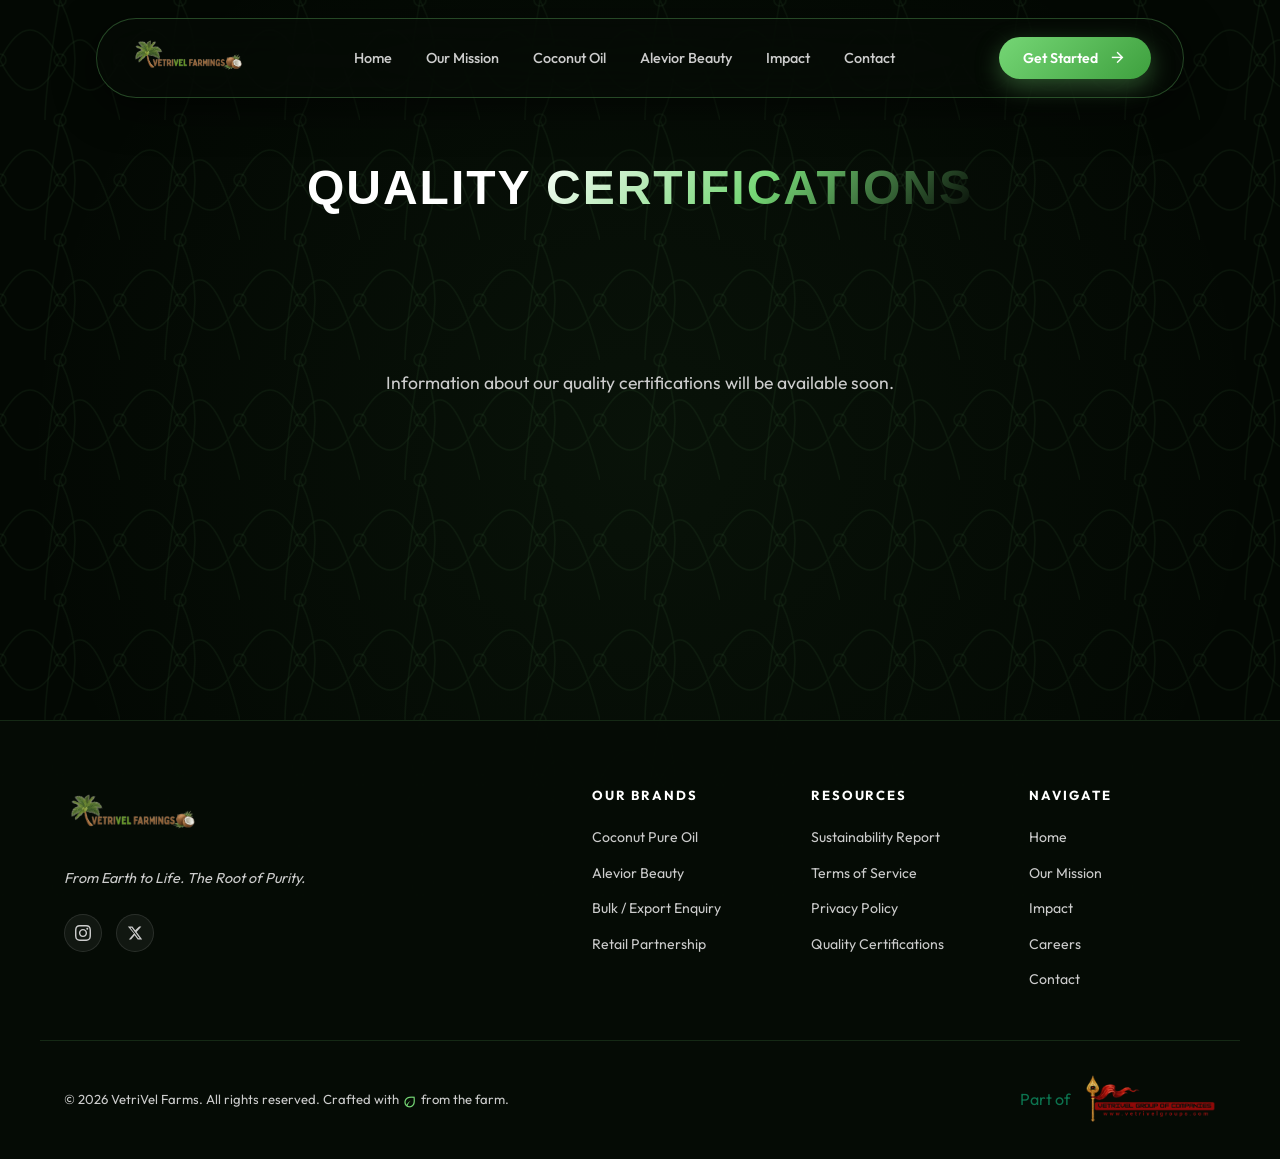
<file: certifications.html>
<!DOCTYPE html>
<html lang="en">

<head>
  <meta charset="UTF-8" />
  <meta name="viewport" content="width=device-width, initial-scale=1.0" />
  <title>Quality Certifications – VetriVel Farms</title>
  <meta name="description" content="VetriVel Farms Quality Certifications – Our commitment to the highest industry standards." />
  
  <!-- Google Fonts -->
  <link rel="preconnect" href="https://fonts.googleapis.com" />
  <link rel="preconnect" href="https://fonts.gstatic.com" crossorigin />
  <link href="https://fonts.googleapis.com/css2?family=Syncopate:wght@400;700&family=Outfit:wght@300;400;500;600;700;800;900&display=swap" rel="stylesheet" />

  <!-- Google Material Symbols -->
  <link rel="stylesheet" href="https://fonts.googleapis.com/css2?family=Material+Symbols+Outlined:opsz,wght,FILL,GRAD@20..48,100..700,0..1,-50..200" />

  <link rel="stylesheet" href="styles.css?v=1.1" />
  
  <style>
    .legal-page { 
      padding-top: 150px; 
      padding-bottom: 100px; 
      min-height: 80vh; 
      background-color: var(--bg);
      background-image: 
        radial-gradient(circle at 50% 50%, rgba(117, 214, 117, 0.05) 0%, transparent 80%),
        url("data:image/svg+xml,%3Csvg xmlns='http://www.w3.org/2000/svg' width='120' height='120' viewBox='0 0 120 120'%3E%3Cg fill='none' stroke='rgba(117, 214, 117, 0.06)' stroke-width='1.5'%3E%3Cpath d='M0 60 Q30 0 60 60 T120 60 M0 60 Q30 120 60 60 T120 120' /%3E%3Cpath d='M60 0 Q90 60 60 120 T60 0' /%3E%3Ccircle cx='60' cy='60' r='6' /%3E%3Ccircle cx='0' cy='60' r='6' /%3E%3Ccircle cx='120' cy='60' r='6' /%3E%3Ccircle cx='60' cy='0' r='6' /%3E%3Ccircle cx='60' cy='120' r='6' /%3E%3C/g%3E%3C/svg%3E");
      background-size: 100% 100%, 120px 120px;
      background-attachment: fixed;
      font-family: var(--font); 
    }
    .legal-container { max-width: 900px; margin: 0 auto; padding: 0 24px; text-align: center;}
    .legal-title { font-family: var(--font-heading); font-size: 3rem; font-weight: 700; margin-bottom: 40px; color: var(--white); text-transform: uppercase; letter-spacing: 2px; }
    .legal-content { color: var(--text-muted); line-height: 1.8; font-size: 1.1rem; padding: 100px 0; }
  </style>
</head>

<body>

  <!-- NAVIGATION -->
  <nav class="navbar scrolled" id="navbar">
    <div class="nav-container">
      <a href="index.html#home" class="nav-logo">
        <img src="logo.png" alt="VetriVel Farms" class="nav-logo-img" />
      </a>

      <ul class="nav-links">
        <li><a href="index.html#home" class="nav-link">Home</a></li>
        <li><a href="index.html#mission" class="nav-link">Our Mission</a></li>
        <li><a href="index.html#coconut" class="nav-link">Coconut Oil</a></li>
        <li><a href="index.html#alevior" class="nav-link">Alevior Beauty</a></li>
        <li><a href="index.html#csr" class="nav-link">Impact</a></li>
        <li><a href="index.html#contact" class="nav-link">Contact</a></li>
      </ul>

      <div class="nav-actions">
        <a href="index.html#contact" class="nav-cta">Get Started <span class="material-symbols-outlined">arrow_forward</span></a>
      </div>
    </div>
  </nav>

  <main class="legal-page">
    <div class="legal-container">
      <h1 class="legal-title">Quality <span class="gradient-text">Certifications</span></h1>
      
      <div class="legal-content">
        <p>Information about our quality certifications will be available soon.</p>
      </div>
    </div>
  </main>

  <!-- ═══════════════════ FOOTER ═══════════════════ -->
  <footer class="footer">
    <div class="footer-top">
      <div class="footer-brand">
        <a href="index.html#home" class="footer-logo-link">
          <img src="logo.png" alt="VetriVel Farms" class="footer-logo-img" />
        </a>
        <p class="footer-tagline">From Earth to Life. The Root of Purity.</p>
        <div class="footer-socials">
          <a href="#" class="footer-social-link" id="footerInsta">
            <svg viewBox="0 0 24 24" fill="currentColor">
              <path
                d="M12 2.163c3.204 0 3.584.012 4.85.07 3.252.148 4.771 1.691 4.919 4.919.058 1.265.069 1.645.069 4.849 0 3.205-.012 3.584-.069 4.849-.149 3.225-1.664 4.771-4.919 4.919-1.266.058-1.644.07-4.85.07-3.204 0-3.584-.012-4.849-.07-3.26-.149-4.771-1.699-4.919-4.92-.058-1.265-.07-1.644-.07-4.849 0-3.204.013-3.583.07-4.849.149-3.227 1.664-4.771 4.919-4.919 1.266-.057 1.645-.069 4.849-.069zm0-2.163c-3.259 0-3.667.014-4.947.072-4.358.2-6.78 2.618-6.98 6.98-.059 1.281-.073 1.689-.073 4.948 0 3.259.014 3.668.072 4.948.2 4.358 2.618 6.78 6.98 6.98 1.281.058 1.689.072 4.948.072 3.259 0 3.668-.014 4.948-.072 4.354-.2 6.782-2.618 6.979-6.98.059-1.28.073-1.689.073-4.948 0-3.259-.014-3.667-.072-4.947-.196-4.354-2.617-6.78-6.979-6.98-1.281-.059-1.69-.073-4.949-.073zm0 5.838c-3.403 0-6.162 2.759-6.162 6.162s2.759 6.163 6.162 6.163 6.162-2.759 6.162-6.163c0-3.403-2.759-6.162-6.162-6.162zm0 10.162c-2.209 0-4-1.79-4-4 0-2.209 1.791-4 4-4s4 1.791 4 4c0 2.21-1.791 4-4 4zm6.406-11.845c-.796 0-1.441.645-1.441 1.44s.645 1.44 1.441 1.44c.795 0 1.439-.645 1.439-1.44s-.644-1.44-1.439-1.44z" />
            </svg>
          </a>
          <a href="#" class="footer-social-link" id="footerTwitter">
            <svg viewBox="0 0 24 24" fill="currentColor">
              <path
                d="M18.244 2.25h3.308l-7.227 8.26 8.502 11.24H16.17l-4.714-6.231-5.401 6.231H2.744l7.735-8.835L1.254 2.25H8.08l4.259 5.63 5.905-5.63zm-1.161 17.52h1.833L7.084 4.126H5.117z" />
            </svg>
          </a>
        </div>
      </div>

      <div class="footer-links-group">
        <div class="footer-col">
          <h4 class="footer-col-title">Our Brands</h4>
          <ul>
            <li><a href="index.html#coconut">Coconut Pure Oil</a></li>
            <li><a href="index.html#alevior">Alevior Beauty</a></li>
            <li><a href="index.html#contact">Bulk / Export Enquiry</a></li>
            <li><a href="index.html#contact">Retail Partnership</a></li>
          </ul>
        </div>
        <div class="footer-col">
          <h4 class="footer-col-title">Resources</h4>
          <ul>
            <li><a href="sustainability.html">Sustainability Report</a></li>
            <li><a href="terms.html">Terms of Service</a></li>
            <li><a href="privacy.html">Privacy Policy</a></li>
            <li><a href="certifications.html">Quality Certifications</a></li>
          </ul>
        </div>
        <div class="footer-col">
          <h4 class="footer-col-title">Navigate</h4>
          <ul>
            <li><a href="index.html#home">Home</a></li>
            <li><a href="index.html#mission">Our Mission</a></li>
            <li><a href="index.html#csr">Impact</a></li>
            <li><a href="index.html#careers">Careers</a></li>
            <li><a href="index.html#contact">Contact</a></li>
          </ul>
        </div>
      </div>
    </div>

    <div class="footer-bottom">
      <p>© 2026 VetriVel Farms. All rights reserved. Crafted with <span class="material-symbols-outlined"
          style="font-size: 1rem; color: var(--green);">eco</span> from the farm.</p>
      <div class="footer-credits">
        <span>Part of</span>
        <a href="https://www.vetrivelgroups.com/" target="_blank" rel="noopener noreferrer">
          <img src="groups_logo.png" alt="Vetrivel Group of Companies" class="footer-groups-logo" />
        </a>
      </div>
    </div>
  </footer>

</body>
</html>
</file>
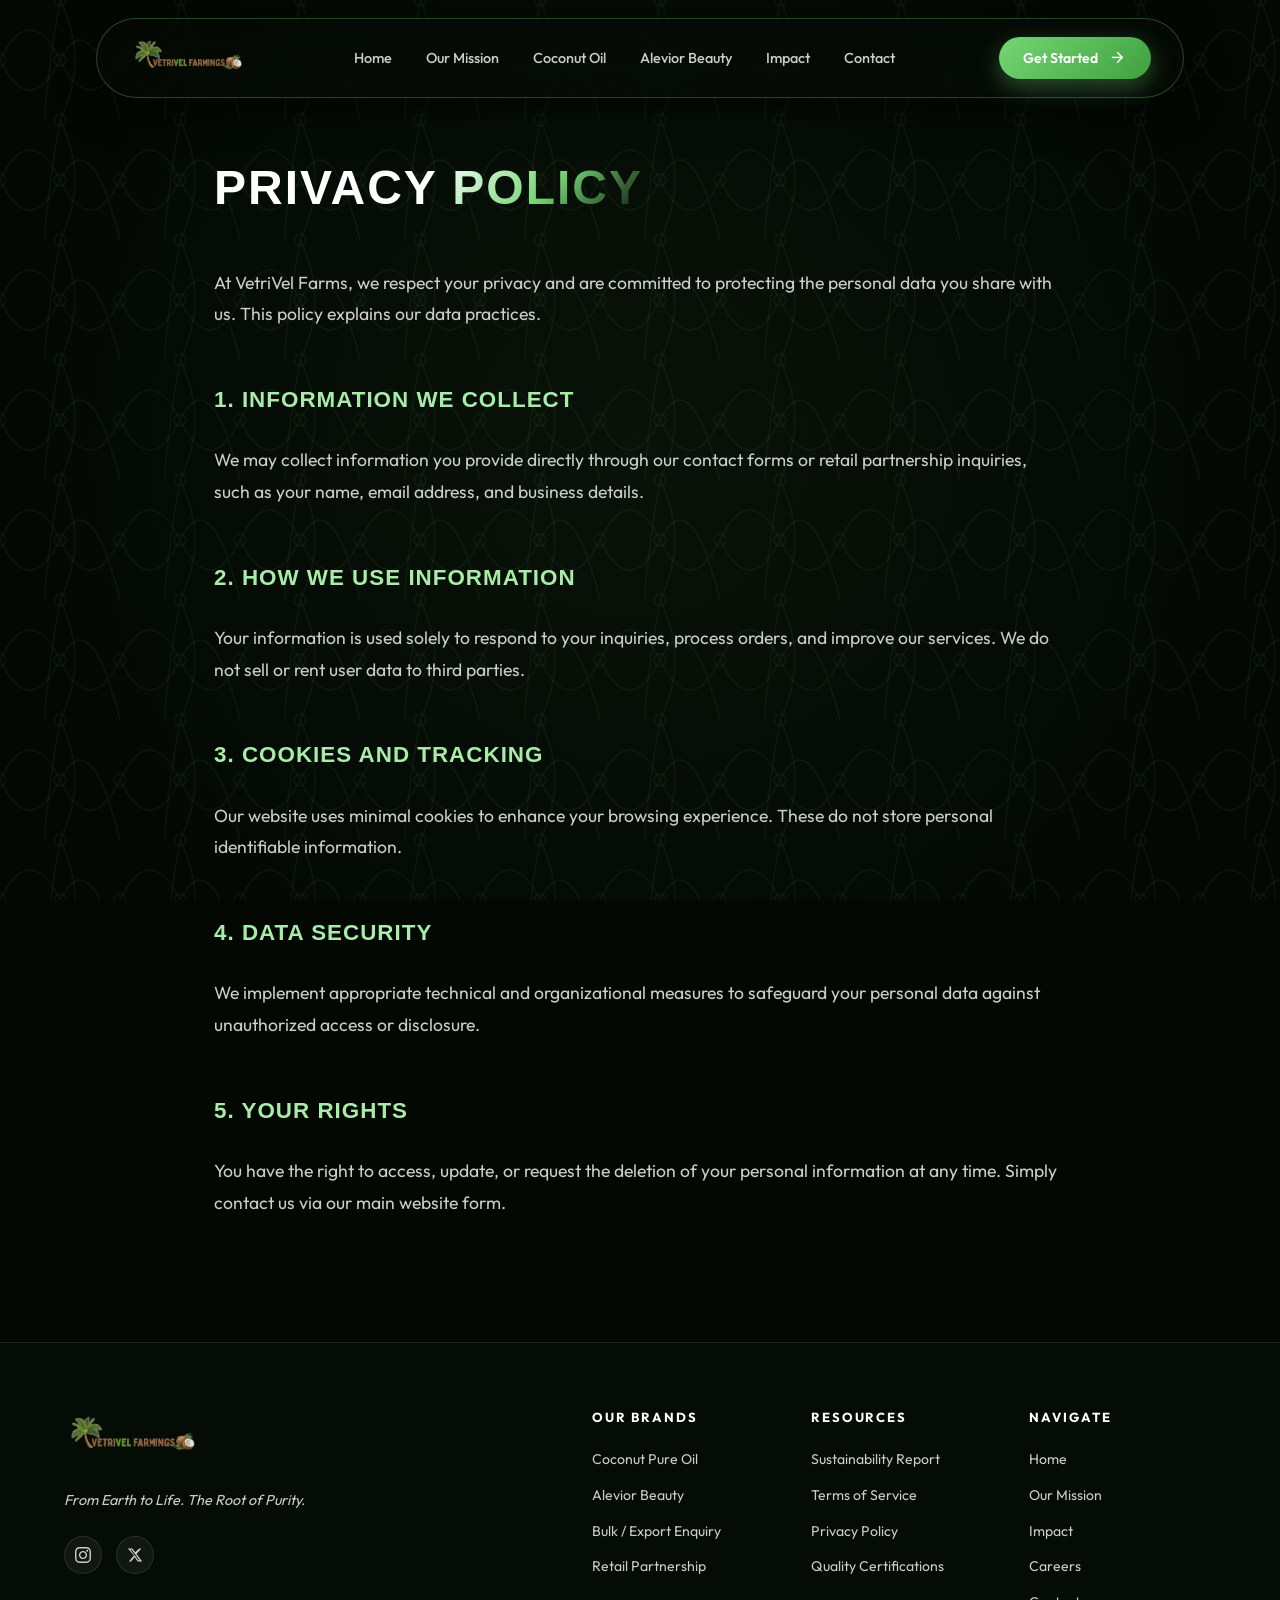
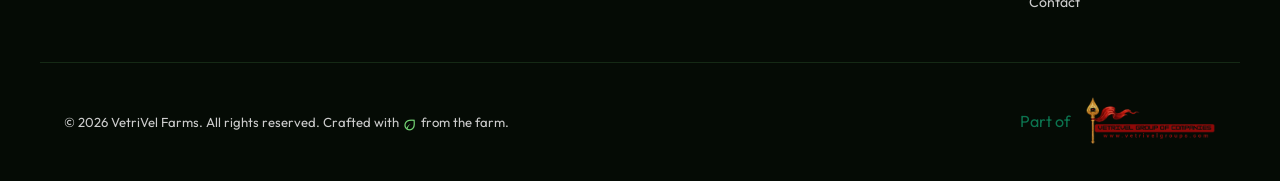
<file: privacy.html>
<!DOCTYPE html>
<html lang="en">

<head>
  <meta charset="UTF-8" />
  <meta name="viewport" content="width=device-width, initial-scale=1.0" />
  <title>Privacy Policy – VetriVel Farms</title>
  <meta name="description" content="VetriVel Farms Privacy Policy – How we collect, use, and protect your personal information." />
  
  <!-- Google Fonts -->
  <link rel="preconnect" href="https://fonts.googleapis.com" />
  <link rel="preconnect" href="https://fonts.gstatic.com" crossorigin />
  <link href="https://fonts.googleapis.com/css2?family=Syncopate:wght@400;700&family=Outfit:wght@300;400;500;600;700;800;900&display=swap" rel="stylesheet" />

  <!-- Google Material Symbols -->
  <link rel="stylesheet" href="https://fonts.googleapis.com/css2?family=Material+Symbols+Outlined:opsz,wght,FILL,GRAD@20..48,100..700,0..1,-50..200" />

  <link rel="stylesheet" href="styles.css?v=1.1" />
  
  <style>
    .legal-page { 
      padding-top: 150px; 
      padding-bottom: 100px; 
      min-height: 80vh; 
      background-color: var(--bg);
      background-image: 
        radial-gradient(circle at 50% 50%, rgba(117, 214, 117, 0.05) 0%, transparent 80%),
        url("data:image/svg+xml,%3Csvg xmlns='http://www.w3.org/2000/svg' width='120' height='120' viewBox='0 0 120 120'%3E%3Cg fill='none' stroke='rgba(117, 214, 117, 0.06)' stroke-width='1.5'%3E%3Cpath d='M0 60 Q30 0 60 60 T120 60 M0 60 Q30 120 60 60 T120 120' /%3E%3Cpath d='M60 0 Q90 60 60 120 T60 0' /%3E%3Ccircle cx='60' cy='60' r='6' /%3E%3Ccircle cx='0' cy='60' r='6' /%3E%3Ccircle cx='120' cy='60' r='6' /%3E%3Ccircle cx='60' cy='0' r='6' /%3E%3Ccircle cx='60' cy='120' r='6' /%3E%3C/g%3E%3C/svg%3E");
      background-size: 100% 100%, 120px 120px;
      background-attachment: fixed;
      font-family: var(--font); 
    }
    .legal-container { max-width: 900px; margin: 0 auto; padding: 0 24px; }
    .legal-title { font-family: var(--font-heading); font-size: 3rem; font-weight: 700; margin-bottom: 40px; color: var(--white); text-transform: uppercase; letter-spacing: 2px; }
    .legal-content { color: var(--text-muted); line-height: 1.8; font-size: 1.1rem; }
    .legal-content h2 { color: var(--green-light); margin-top: 50px; margin-bottom: 24px; font-family: var(--font-heading); font-size: 1.4rem; font-weight: 700; text-transform: uppercase; letter-spacing: 1px; }
    .legal-content p { margin-bottom: 24px; }
  </style>
</head>

<body>

  <!-- NAVIGATION -->
  <nav class="navbar scrolled" id="navbar">
    <div class="nav-container">
      <a href="index.html#home" class="nav-logo">
        <img src="logo.png" alt="VetriVel Farms" class="nav-logo-img" />
      </a>

      <ul class="nav-links">
        <li><a href="index.html#home" class="nav-link">Home</a></li>
        <li><a href="index.html#mission" class="nav-link">Our Mission</a></li>
        <li><a href="index.html#coconut" class="nav-link">Coconut Oil</a></li>
        <li><a href="index.html#alevior" class="nav-link">Alevior Beauty</a></li>
        <li><a href="index.html#csr" class="nav-link">Impact</a></li>
        <li><a href="index.html#contact" class="nav-link">Contact</a></li>
      </ul>

      <div class="nav-actions">
        <a href="index.html#contact" class="nav-cta">Get Started <span class="material-symbols-outlined">arrow_forward</span></a>
      </div>
    </div>
  </nav>

  <main class="legal-page">
    <div class="legal-container">
      <h1 class="legal-title">Privacy <span class="gradient-text">Policy</span></h1>
      
      <div class="legal-content">
        <p>At VetriVel Farms, we respect your privacy and are committed to protecting the personal data you share with us. This policy explains our data practices.</p>

        <h2>1. Information We Collect</h2>
        <p>We may collect information you provide directly through our contact forms or retail partnership inquiries, such as your name, email address, and business details.</p>

        <h2>2. How We Use Information</h2>
        <p>Your information is used solely to respond to your inquiries, process orders, and improve our services. We do not sell or rent user data to third parties.</p>

        <h2>3. Cookies and Tracking</h2>
        <p>Our website uses minimal cookies to enhance your browsing experience. These do not store personal identifiable information.</p>

        <h2>4. Data Security</h2>
        <p>We implement appropriate technical and organizational measures to safeguard your personal data against unauthorized access or disclosure.</p>

        <h2>5. Your Rights</h2>
        <p>You have the right to access, update, or request the deletion of your personal information at any time. Simply contact us via our main website form.</p>
      </div>
    </div>
  </main>

  <!-- ═══════════════════ FOOTER ═══════════════════ -->
  <footer class="footer">
    <div class="footer-top">
      <div class="footer-brand">
        <a href="index.html#home" class="footer-logo-link">
          <img src="logo.png" alt="VetriVel Farms" class="footer-logo-img" />
        </a>
        <p class="footer-tagline">From Earth to Life. The Root of Purity.</p>
        <div class="footer-socials">
          <a href="#" class="footer-social-link" id="footerInsta">
            <svg viewBox="0 0 24 24" fill="currentColor">
              <path
                d="M12 2.163c3.204 0 3.584.012 4.85.07 3.252.148 4.771 1.691 4.919 4.919.058 1.265.069 1.645.069 4.849 0 3.205-.012 3.584-.069 4.849-.149 3.225-1.664 4.771-4.919 4.919-1.266.058-1.644.07-4.85.07-3.204 0-3.584-.012-4.849-.07-3.26-.149-4.771-1.699-4.919-4.92-.058-1.265-.07-1.644-.07-4.849 0-3.204.013-3.583.07-4.849.149-3.227 1.664-4.771 4.919-4.919 1.266-.057 1.645-.069 4.849-.069zm0-2.163c-3.259 0-3.667.014-4.947.072-4.358.2-6.78 2.618-6.98 6.98-.059 1.281-.073 1.689-.073 4.948 0 3.259.014 3.668.072 4.948.2 4.358 2.618 6.78 6.98 6.98 1.281.058 1.689.072 4.948.072 3.259 0 3.668-.014 4.948-.072 4.354-.2 6.782-2.618 6.979-6.98.059-1.28.073-1.689.073-4.948 0-3.259-.014-3.667-.072-4.947-.196-4.354-2.617-6.78-6.979-6.98-1.281-.059-1.69-.073-4.949-.073zm0 5.838c-3.403 0-6.162 2.759-6.162 6.162s2.759 6.163 6.162 6.163 6.162-2.759 6.162-6.163c0-3.403-2.759-6.162-6.162-6.162zm0 10.162c-2.209 0-4-1.79-4-4 0-2.209 1.791-4 4-4s4 1.791 4 4c0 2.21-1.791 4-4 4zm6.406-11.845c-.796 0-1.441.645-1.441 1.44s.645 1.44 1.441 1.44c.795 0 1.439-.645 1.439-1.44s-.644-1.44-1.439-1.44z" />
            </svg>
          </a>
          <a href="#" class="footer-social-link" id="footerTwitter">
            <svg viewBox="0 0 24 24" fill="currentColor">
              <path
                d="M18.244 2.25h3.308l-7.227 8.26 8.502 11.24H16.17l-4.714-6.231-5.401 6.231H2.744l7.735-8.835L1.254 2.25H8.08l4.259 5.63 5.905-5.63zm-1.161 17.52h1.833L7.084 4.126H5.117z" />
            </svg>
          </a>
        </div>
      </div>

      <div class="footer-links-group">
        <div class="footer-col">
          <h4 class="footer-col-title">Our Brands</h4>
          <ul>
            <li><a href="index.html#coconut">Coconut Pure Oil</a></li>
            <li><a href="index.html#alevior">Alevior Beauty</a></li>
            <li><a href="index.html#contact">Bulk / Export Enquiry</a></li>
            <li><a href="index.html#contact">Retail Partnership</a></li>
          </ul>
        </div>
        <div class="footer-col">
          <h4 class="footer-col-title">Resources</h4>
          <ul>
            <li><a href="sustainability.html">Sustainability Report</a></li>
            <li><a href="terms.html">Terms of Service</a></li>
            <li><a href="privacy.html">Privacy Policy</a></li>
            <li><a href="certifications.html">Quality Certifications</a></li>
          </ul>
        </div>
        <div class="footer-col">
          <h4 class="footer-col-title">Navigate</h4>
          <ul>
            <li><a href="index.html#home">Home</a></li>
            <li><a href="index.html#mission">Our Mission</a></li>
            <li><a href="index.html#csr">Impact</a></li>
            <li><a href="index.html#careers">Careers</a></li>
            <li><a href="index.html#contact">Contact</a></li>
          </ul>
        </div>
      </div>
    </div>

    <div class="footer-bottom">
      <p>© 2026 VetriVel Farms. All rights reserved. Crafted with <span class="material-symbols-outlined"
          style="font-size: 1rem; color: var(--green);">eco</span> from the farm.</p>
      <div class="footer-credits">
        <span>Part of</span>
        <a href="https://www.vetrivelgroups.com/" target="_blank" rel="noopener noreferrer">
          <img src="groups_logo.png" alt="Vetrivel Group of Companies" class="footer-groups-logo" />
        </a>
      </div>
    </div>
  </footer>

</body>
</html>
</file>
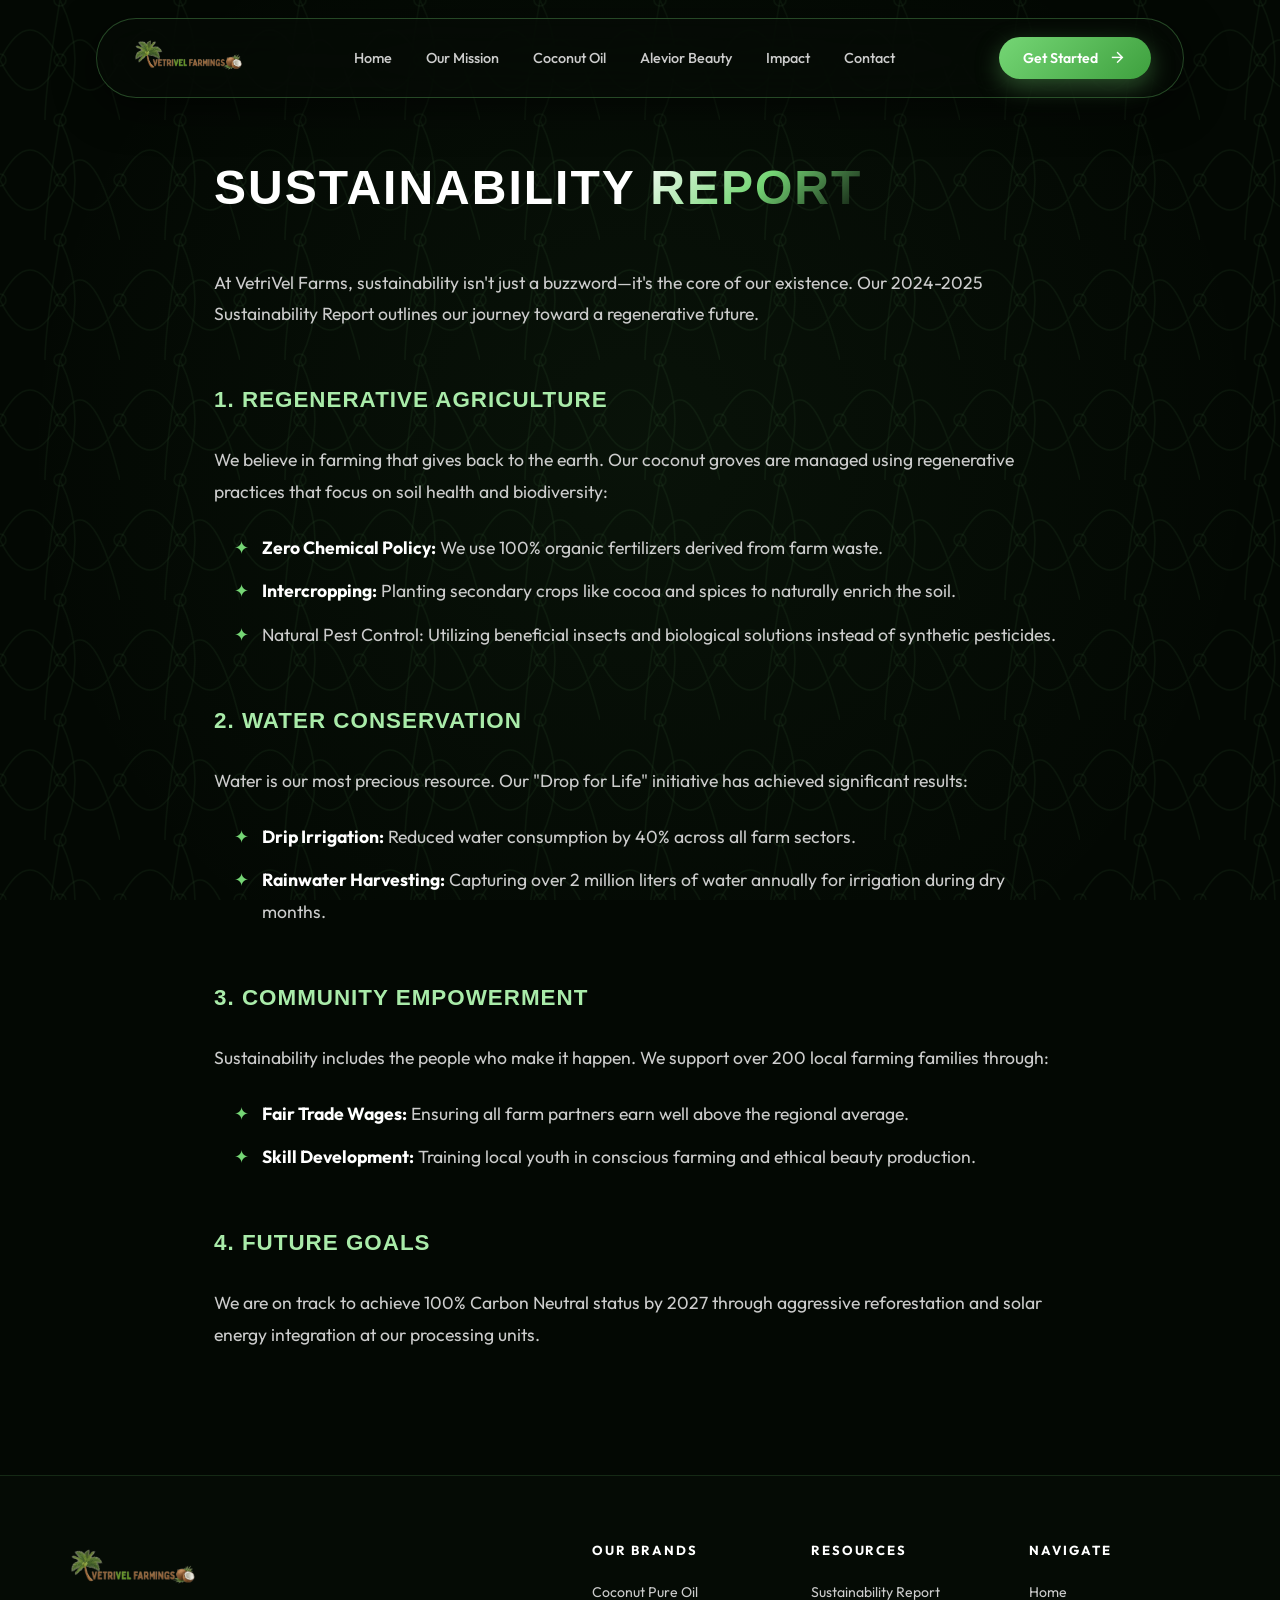
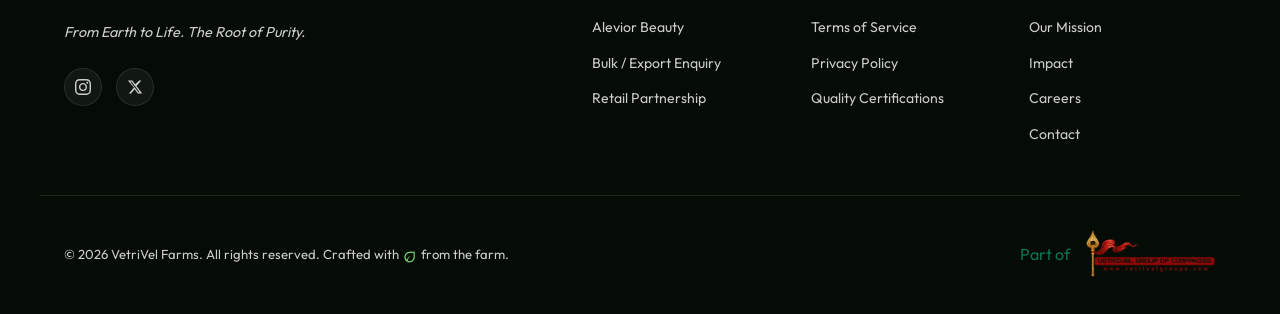
<file: sustainability.html>
<!DOCTYPE html>
<html lang="en">

<head>
  <meta charset="UTF-8" />
  <meta name="viewport" content="width=device-width, initial-scale=1.0" />
  <title>Sustainability Report – VetriVel Farms</title>
  <meta name="description" content="VetriVel Farms Sustainability Report – Our commitment to regenerative farming, water conservation, and community impact." />
  
  <!-- Google Fonts -->
  <link rel="preconnect" href="https://fonts.googleapis.com" />
  <link rel="preconnect" href="https://fonts.gstatic.com" crossorigin />
  <link href="https://fonts.googleapis.com/css2?family=Syncopate:wght@400;700&family=Outfit:wght@300;400;500;600;700;800;900&display=swap" rel="stylesheet" />

  <!-- Google Material Symbols -->
  <link rel="stylesheet" href="https://fonts.googleapis.com/css2?family=Material+Symbols+Outlined:opsz,wght,FILL,GRAD@20..48,100..700,0..1,-50..200" />

  <link rel="stylesheet" href="styles.css?v=1.1" />
  
  <style>
    .legal-page { 
      padding-top: 150px; 
      padding-bottom: 100px; 
      min-height: 80vh; 
      background-color: var(--bg);
      background-image: 
        radial-gradient(circle at 50% 50%, rgba(117, 214, 117, 0.05) 0%, transparent 80%),
        url("data:image/svg+xml,%3Csvg xmlns='http://www.w3.org/2000/svg' width='120' height='120' viewBox='0 0 120 120'%3E%3Cg fill='none' stroke='rgba(117, 214, 117, 0.06)' stroke-width='1.5'%3E%3Cpath d='M0 60 Q30 0 60 60 T120 60 M0 60 Q30 120 60 60 T120 120' /%3E%3Cpath d='M60 0 Q90 60 60 120 T60 0' /%3E%3Ccircle cx='60' cy='60' r='6' /%3E%3Ccircle cx='0' cy='60' r='6' /%3E%3Ccircle cx='120' cy='60' r='6' /%3E%3Ccircle cx='60' cy='0' r='6' /%3E%3Ccircle cx='60' cy='120' r='6' /%3E%3C/g%3E%3C/svg%3E");
      background-size: 100% 100%, 120px 120px;
      background-attachment: fixed;
      font-family: var(--font); 
    }
    .legal-container { max-width: 900px; margin: 0 auto; padding: 0 24px; }
    .legal-title { font-family: var(--font-heading); font-size: 3rem; font-weight: 700; margin-bottom: 40px; color: var(--white); text-transform: uppercase; letter-spacing: 2px; }
    .legal-content { color: var(--text-muted); line-height: 1.8; font-size: 1.1rem; }
    .legal-content h2 { color: var(--green-light); margin-top: 50px; margin-bottom: 24px; font-family: var(--font-heading); font-size: 1.4rem; font-weight: 700; text-transform: uppercase; letter-spacing: 1px; }
    .legal-content p { margin-bottom: 24px; }
    .legal-content ul { margin-bottom: 24px; padding-left: 20px; }
    .legal-content li { margin-bottom: 12px; list-style: none; position: relative; padding-left: 28px; }
    .legal-content li::before { content: '✦'; position: absolute; left: 0; color: var(--green); }
    .legal-content li span { color: var(--text-muted); }
    .legal-content strong { color: var(--white); font-weight: 700; }
  </style>
</head>

<body>

  <!-- NAVIGATION -->
  <nav class="navbar scrolled" id="navbar">
    <div class="nav-container">
      <a href="index.html#home" class="nav-logo">
        <img src="logo.png" alt="VetriVel Farms" class="nav-logo-img" />
      </a>

      <ul class="nav-links">
        <li><a href="index.html#home" class="nav-link">Home</a></li>
        <li><a href="index.html#mission" class="nav-link">Our Mission</a></li>
        <li><a href="index.html#coconut" class="nav-link">Coconut Oil</a></li>
        <li><a href="index.html#alevior" class="nav-link">Alevior Beauty</a></li>
        <li><a href="index.html#csr" class="nav-link">Impact</a></li>
        <li><a href="index.html#contact" class="nav-link">Contact</a></li>
      </ul>

      <div class="nav-actions">
        <a href="index.html#contact" class="nav-cta">Get Started <span class="material-symbols-outlined">arrow_forward</span></a>
      </div>
    </div>
  </nav>

  <main class="legal-page">
    <div class="legal-container">
      <h1 class="legal-title">Sustainability <span class="gradient-text">Report</span></h1>
      
      <div class="legal-content">
        <p>At VetriVel Farms, sustainability isn't just a buzzword—it's the core of our existence. Our 2024-2025 Sustainability Report outlines our journey toward a regenerative future.</p>

        <h2>1. Regenerative Agriculture</h2>
        <p>We believe in farming that gives back to the earth. Our coconut groves are managed using regenerative practices that focus on soil health and biodiversity:</p>
        <ul>
          <li><span><strong>Zero Chemical Policy:</strong> We use 100% organic fertilizers derived from farm waste.</span></li>
          <li><span><strong>Intercropping:</strong> Planting secondary crops like cocoa and spices to naturally enrich the soil.</span></li>
          <li><span><span>Natural Pest Control:</span> Utilizing beneficial insects and biological solutions instead of synthetic pesticides.</span></li>
        </ul>

        <h2>2. Water Conservation</h2>
        <p>Water is our most precious resource. Our "Drop for Life" initiative has achieved significant results:</p>
        <ul>
          <li><span><strong>Drip Irrigation:</strong> Reduced water consumption by 40% across all farm sectors.</span></li>
          <li><span><strong>Rainwater Harvesting:</strong> Capturing over 2 million liters of water annually for irrigation during dry months.</span></li>
        </ul>

        <h2>3. Community Empowerment</h2>
        <p>Sustainability includes the people who make it happen. We support over 200 local farming families through:</p>
        <ul>
          <li><span><strong>Fair Trade Wages:</strong> Ensuring all farm partners earn well above the regional average.</span></li>
          <li><span><strong>Skill Development:</strong> Training local youth in conscious farming and ethical beauty production.</span></li>
        </ul>

        <h2>4. Future Goals</h2>
        <p>We are on track to achieve 100% Carbon Neutral status by 2027 through aggressive reforestation and solar energy integration at our processing units.</p>
      </div>
    </div>
  </main>

  <!-- ═══════════════════ FOOTER ═══════════════════ -->
  <footer class="footer">
    <div class="footer-top">
      <div class="footer-brand">
        <a href="index.html#home" class="footer-logo-link">
          <img src="logo.png" alt="VetriVel Farms" class="footer-logo-img" />
        </a>
        <p class="footer-tagline">From Earth to Life. The Root of Purity.</p>
        <div class="footer-socials">
          <a href="#" class="footer-social-link" id="footerInsta">
            <svg viewBox="0 0 24 24" fill="currentColor">
              <path
                d="M12 2.163c3.204 0 3.584.012 4.85.07 3.252.148 4.771 1.691 4.919 4.919.058 1.265.069 1.645.069 4.849 0 3.205-.012 3.584-.069 4.849-.149 3.225-1.664 4.771-4.919 4.919-1.266.058-1.644.07-4.85.07-3.204 0-3.584-.012-4.849-.07-3.26-.149-4.771-1.699-4.919-4.92-.058-1.265-.07-1.644-.07-4.849 0-3.204.013-3.583.07-4.849.149-3.227 1.664-4.771 4.919-4.919 1.266-.057 1.645-.069 4.849-.069zm0-2.163c-3.259 0-3.667.014-4.947.072-4.358.2-6.78 2.618-6.98 6.98-.059 1.281-.073 1.689-.073 4.948 0 3.259.014 3.668.072 4.948.2 4.358 2.618 6.78 6.98 6.98 1.281.058 1.689.072 4.948.072 3.259 0 3.668-.014 4.948-.072 4.354-.2 6.782-2.618 6.979-6.98.059-1.28.073-1.689.073-4.948 0-3.259-.014-3.667-.072-4.947-.196-4.354-2.617-6.78-6.979-6.98-1.281-.059-1.69-.073-4.949-.073zm0 5.838c-3.403 0-6.162 2.759-6.162 6.162s2.759 6.163 6.162 6.163 6.162-2.759 6.162-6.163c0-3.403-2.759-6.162-6.162-6.162zm0 10.162c-2.209 0-4-1.79-4-4 0-2.209 1.791-4 4-4s4 1.791 4 4c0 2.21-1.791 4-4 4zm6.406-11.845c-.796 0-1.441.645-1.441 1.44s.645 1.44 1.441 1.44c.795 0 1.439-.645 1.439-1.44s-.644-1.44-1.439-1.44z" />
            </svg>
          </a>
          <a href="#" class="footer-social-link" id="footerTwitter">
            <svg viewBox="0 0 24 24" fill="currentColor">
              <path
                d="M18.244 2.25h3.308l-7.227 8.26 8.502 11.24H16.17l-4.714-6.231-5.401 6.231H2.744l7.735-8.835L1.254 2.25H8.08l4.259 5.63 5.905-5.63zm-1.161 17.52h1.833L7.084 4.126H5.117z" />
            </svg>
          </a>
        </div>
      </div>

      <div class="footer-links-group">
        <div class="footer-col">
          <h4 class="footer-col-title">Our Brands</h4>
          <ul>
            <li><a href="index.html#coconut">Coconut Pure Oil</a></li>
            <li><a href="index.html#alevior">Alevior Beauty</a></li>
            <li><a href="index.html#contact">Bulk / Export Enquiry</a></li>
            <li><a href="index.html#contact">Retail Partnership</a></li>
          </ul>
        </div>
        <div class="footer-col">
          <h4 class="footer-col-title">Resources</h4>
          <ul>
            <li><a href="sustainability.html">Sustainability Report</a></li>
            <li><a href="terms.html">Terms of Service</a></li>
            <li><a href="privacy.html">Privacy Policy</a></li>
            <li><a href="certifications.html">Quality Certifications</a></li>
          </ul>
        </div>
        <div class="footer-col">
          <h4 class="footer-col-title">Navigate</h4>
          <ul>
            <li><a href="index.html#home">Home</a></li>
            <li><a href="index.html#mission">Our Mission</a></li>
            <li><a href="index.html#csr">Impact</a></li>
            <li><a href="index.html#careers">Careers</a></li>
            <li><a href="index.html#contact">Contact</a></li>
          </ul>
        </div>
      </div>
    </div>

    <div class="footer-bottom">
      <p>© 2026 VetriVel Farms. All rights reserved. Crafted with <span class="material-symbols-outlined"
          style="font-size: 1rem; color: var(--green);">eco</span> from the farm.</p>
      <div class="footer-credits">
        <span>Part of</span>
        <a href="https://www.vetrivelgroups.com/" target="_blank" rel="noopener noreferrer">
          <img src="groups_logo.png" alt="Vetrivel Group of Companies" class="footer-groups-logo" />
        </a>
      </div>
    </div>
  </footer>

</body>
</html>
</file>
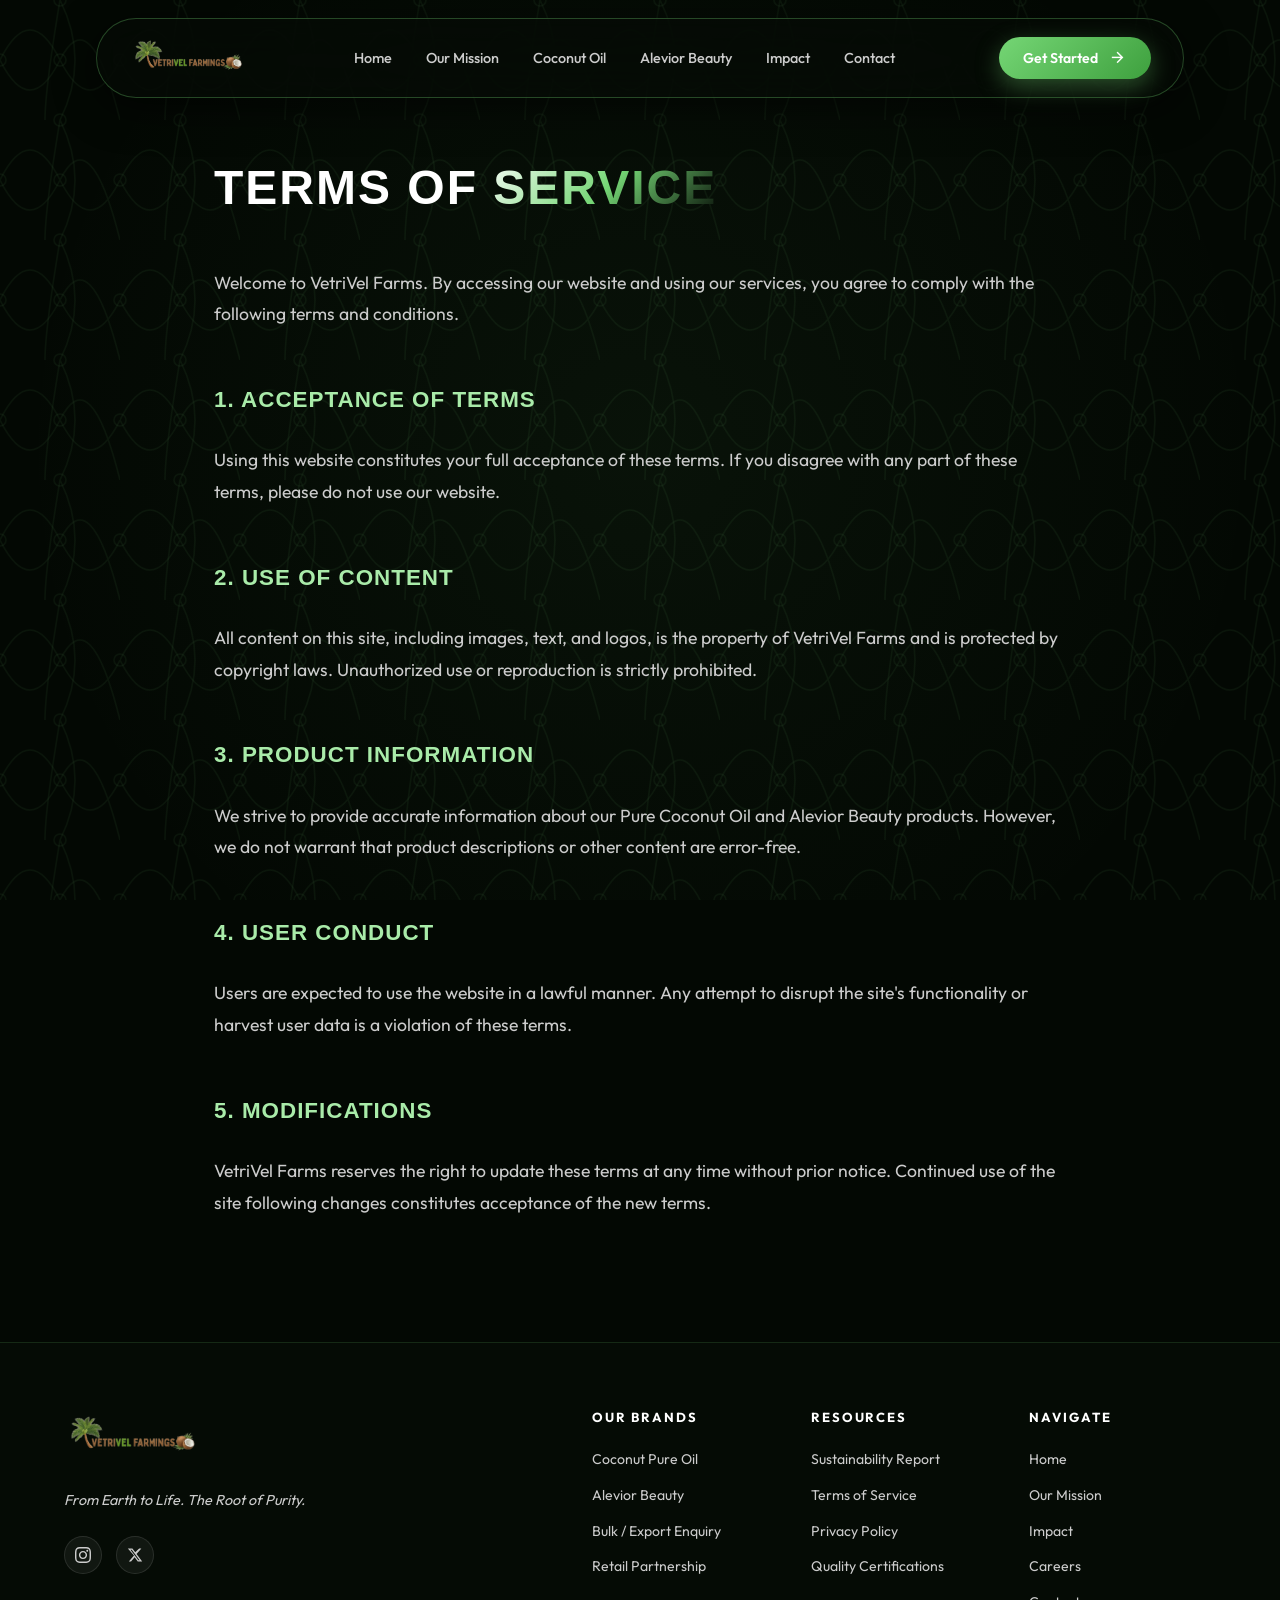
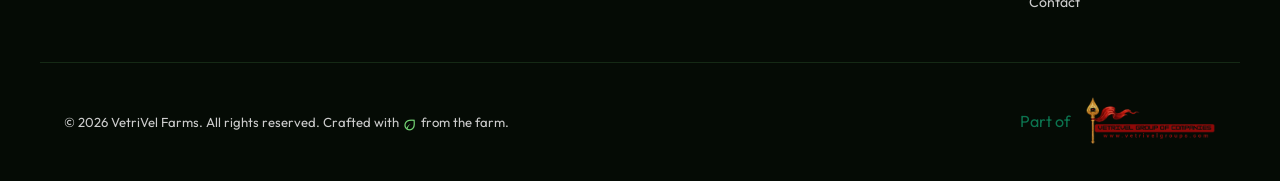
<file: terms.html>
<!DOCTYPE html>
<html lang="en">

<head>
  <meta charset="UTF-8" />
  <meta name="viewport" content="width=device-width, initial-scale=1.0" />
  <title>Terms of Service – VetriVel Farms</title>
  <meta name="description" content="VetriVel Farms Terms of Service – Guidelines for using our website and purchasing our sustainable products." />
  
  <!-- Google Fonts -->
  <link rel="preconnect" href="https://fonts.googleapis.com" />
  <link rel="preconnect" href="https://fonts.gstatic.com" crossorigin />
  <link href="https://fonts.googleapis.com/css2?family=Syncopate:wght@400;700&family=Outfit:wght@300;400;500;600;700;800;900&display=swap" rel="stylesheet" />

  <!-- Google Material Symbols -->
  <link rel="stylesheet" href="https://fonts.googleapis.com/css2?family=Material+Symbols+Outlined:opsz,wght,FILL,GRAD@20..48,100..700,0..1,-50..200" />

  <link rel="stylesheet" href="styles.css?v=1.1" />
  
  <style>
    .legal-page { 
      padding-top: 150px; 
      padding-bottom: 100px; 
      min-height: 80vh; 
      background-color: var(--bg);
      background-image: 
        radial-gradient(circle at 50% 50%, rgba(117, 214, 117, 0.05) 0%, transparent 80%),
        url("data:image/svg+xml,%3Csvg xmlns='http://www.w3.org/2000/svg' width='120' height='120' viewBox='0 0 120 120'%3E%3Cg fill='none' stroke='rgba(117, 214, 117, 0.06)' stroke-width='1.5'%3E%3Cpath d='M0 60 Q30 0 60 60 T120 60 M0 60 Q30 120 60 60 T120 120' /%3E%3Cpath d='M60 0 Q90 60 60 120 T60 0' /%3E%3Ccircle cx='60' cy='60' r='6' /%3E%3Ccircle cx='0' cy='60' r='6' /%3E%3Ccircle cx='120' cy='60' r='6' /%3E%3Ccircle cx='60' cy='0' r='6' /%3E%3Ccircle cx='60' cy='120' r='6' /%3E%3C/g%3E%3C/svg%3E");
      background-size: 100% 100%, 120px 120px;
      background-attachment: fixed;
      font-family: var(--font); 
    }
    .legal-container { max-width: 900px; margin: 0 auto; padding: 0 24px; }
    .legal-title { font-family: var(--font-heading); font-size: 3rem; font-weight: 700; margin-bottom: 40px; color: var(--white); text-transform: uppercase; letter-spacing: 2px; }
    .legal-content { color: var(--text-muted); line-height: 1.8; font-size: 1.1rem; }
    .legal-content h2 { color: var(--green-light); margin-top: 50px; margin-bottom: 24px; font-family: var(--font-heading); font-size: 1.4rem; font-weight: 700; text-transform: uppercase; letter-spacing: 1px; }
    .legal-content p { margin-bottom: 24px; }
  </style>
</head>

<body>

  <!-- NAVIGATION -->
  <nav class="navbar scrolled" id="navbar">
    <div class="nav-container">
      <a href="index.html#home" class="nav-logo">
        <img src="logo.png" alt="VetriVel Farms" class="nav-logo-img" />
      </a>

      <ul class="nav-links">
        <li><a href="index.html#home" class="nav-link">Home</a></li>
        <li><a href="index.html#mission" class="nav-link">Our Mission</a></li>
        <li><a href="index.html#coconut" class="nav-link">Coconut Oil</a></li>
        <li><a href="index.html#alevior" class="nav-link">Alevior Beauty</a></li>
        <li><a href="index.html#csr" class="nav-link">Impact</a></li>
        <li><a href="index.html#contact" class="nav-link">Contact</a></li>
      </ul>

      <div class="nav-actions">
        <a href="index.html#contact" class="nav-cta">Get Started <span class="material-symbols-outlined">arrow_forward</span></a>
      </div>
    </div>
  </nav>

  <main class="legal-page">
    <div class="legal-container">
      <h1 class="legal-title">Terms of <span class="gradient-text">Service</span></h1>
      
      <div class="legal-content">
        <p>Welcome to VetriVel Farms. By accessing our website and using our services, you agree to comply with the following terms and conditions.</p>

        <h2>1. Acceptance of Terms</h2>
        <p>Using this website constitutes your full acceptance of these terms. If you disagree with any part of these terms, please do not use our website.</p>

        <h2>2. Use of Content</h2>
        <p>All content on this site, including images, text, and logos, is the property of VetriVel Farms and is protected by copyright laws. Unauthorized use or reproduction is strictly prohibited.</p>

        <h2>3. Product Information</h2>
        <p>We strive to provide accurate information about our Pure Coconut Oil and Alevior Beauty products. However, we do not warrant that product descriptions or other content are error-free.</p>

        <h2>4. User Conduct</h2>
        <p>Users are expected to use the website in a lawful manner. Any attempt to disrupt the site's functionality or harvest user data is a violation of these terms.</p>

        <h2>5. Modifications</h2>
        <p>VetriVel Farms reserves the right to update these terms at any time without prior notice. Continued use of the site following changes constitutes acceptance of the new terms.</p>
      </div>
    </div>
  </main>

  <!-- ═══════════════════ FOOTER ═══════════════════ -->
  <footer class="footer">
    <div class="footer-top">
      <div class="footer-brand">
        <a href="index.html#home" class="footer-logo-link">
          <img src="logo.png" alt="VetriVel Farms" class="footer-logo-img" />
        </a>
        <p class="footer-tagline">From Earth to Life. The Root of Purity.</p>
        <div class="footer-socials">
          <a href="#" class="footer-social-link" id="footerInsta">
            <svg viewBox="0 0 24 24" fill="currentColor">
              <path
                d="M12 2.163c3.204 0 3.584.012 4.85.07 3.252.148 4.771 1.691 4.919 4.919.058 1.265.069 1.645.069 4.849 0 3.205-.012 3.584-.069 4.849-.149 3.225-1.664 4.771-4.919 4.919-1.266.058-1.644.07-4.85.07-3.204 0-3.584-.012-4.849-.07-3.26-.149-4.771-1.699-4.919-4.92-.058-1.265-.07-1.644-.07-4.849 0-3.204.013-3.583.07-4.849.149-3.227 1.664-4.771 4.919-4.919 1.266-.057 1.645-.069 4.849-.069zm0-2.163c-3.259 0-3.667.014-4.947.072-4.358.2-6.78 2.618-6.98 6.98-.059 1.281-.073 1.689-.073 4.948 0 3.259.014 3.668.072 4.948.2 4.358 2.618 6.78 6.98 6.98 1.281.058 1.689.072 4.948.072 3.259 0 3.668-.014 4.948-.072 4.354-.2 6.782-2.618 6.979-6.98.059-1.28.073-1.689.073-4.948 0-3.259-.014-3.667-.072-4.947-.196-4.354-2.617-6.78-6.979-6.98-1.281-.059-1.69-.073-4.949-.073zm0 5.838c-3.403 0-6.162 2.759-6.162 6.162s2.759 6.163 6.162 6.163 6.162-2.759 6.162-6.163c0-3.403-2.759-6.162-6.162-6.162zm0 10.162c-2.209 0-4-1.79-4-4 0-2.209 1.791-4 4-4s4 1.791 4 4c0 2.21-1.791 4-4 4zm6.406-11.845c-.796 0-1.441.645-1.441 1.44s.645 1.44 1.441 1.44c.795 0 1.439-.645 1.439-1.44s-.644-1.44-1.439-1.44z" />
            </svg>
          </a>
          <a href="#" class="footer-social-link" id="footerTwitter">
            <svg viewBox="0 0 24 24" fill="currentColor">
              <path
                d="M18.244 2.25h3.308l-7.227 8.26 8.502 11.24H16.17l-4.714-6.231-5.401 6.231H2.744l7.735-8.835L1.254 2.25H8.08l4.259 5.63 5.905-5.63zm-1.161 17.52h1.833L7.084 4.126H5.117z" />
            </svg>
          </a>
        </div>
      </div>

      <div class="footer-links-group">
        <div class="footer-col">
          <h4 class="footer-col-title">Our Brands</h4>
          <ul>
            <li><a href="index.html#coconut">Coconut Pure Oil</a></li>
            <li><a href="index.html#alevior">Alevior Beauty</a></li>
            <li><a href="index.html#contact">Bulk / Export Enquiry</a></li>
            <li><a href="index.html#contact">Retail Partnership</a></li>
          </ul>
        </div>
        <div class="footer-col">
          <h4 class="footer-col-title">Resources</h4>
          <ul>
            <li><a href="sustainability.html">Sustainability Report</a></li>
            <li><a href="terms.html">Terms of Service</a></li>
            <li><a href="privacy.html">Privacy Policy</a></li>
            <li><a href="certifications.html">Quality Certifications</a></li>
          </ul>
        </div>
        <div class="footer-col">
          <h4 class="footer-col-title">Navigate</h4>
          <ul>
            <li><a href="index.html#home">Home</a></li>
            <li><a href="index.html#mission">Our Mission</a></li>
            <li><a href="index.html#csr">Impact</a></li>
            <li><a href="index.html#careers">Careers</a></li>
            <li><a href="index.html#contact">Contact</a></li>
          </ul>
        </div>
      </div>
    </div>

    <div class="footer-bottom">
      <p>© 2026 VetriVel Farms. All rights reserved. Crafted with <span class="material-symbols-outlined"
          style="font-size: 1rem; color: var(--green);">eco</span> from the farm.</p>
      <div class="footer-credits">
        <span>Part of</span>
        <a href="https://www.vetrivelgroups.com/" target="_blank" rel="noopener noreferrer">
          <img src="groups_logo.png" alt="Vetrivel Group of Companies" class="footer-groups-logo" />
        </a>
      </div>
    </div>
  </footer>

</body>
</html>
</file>
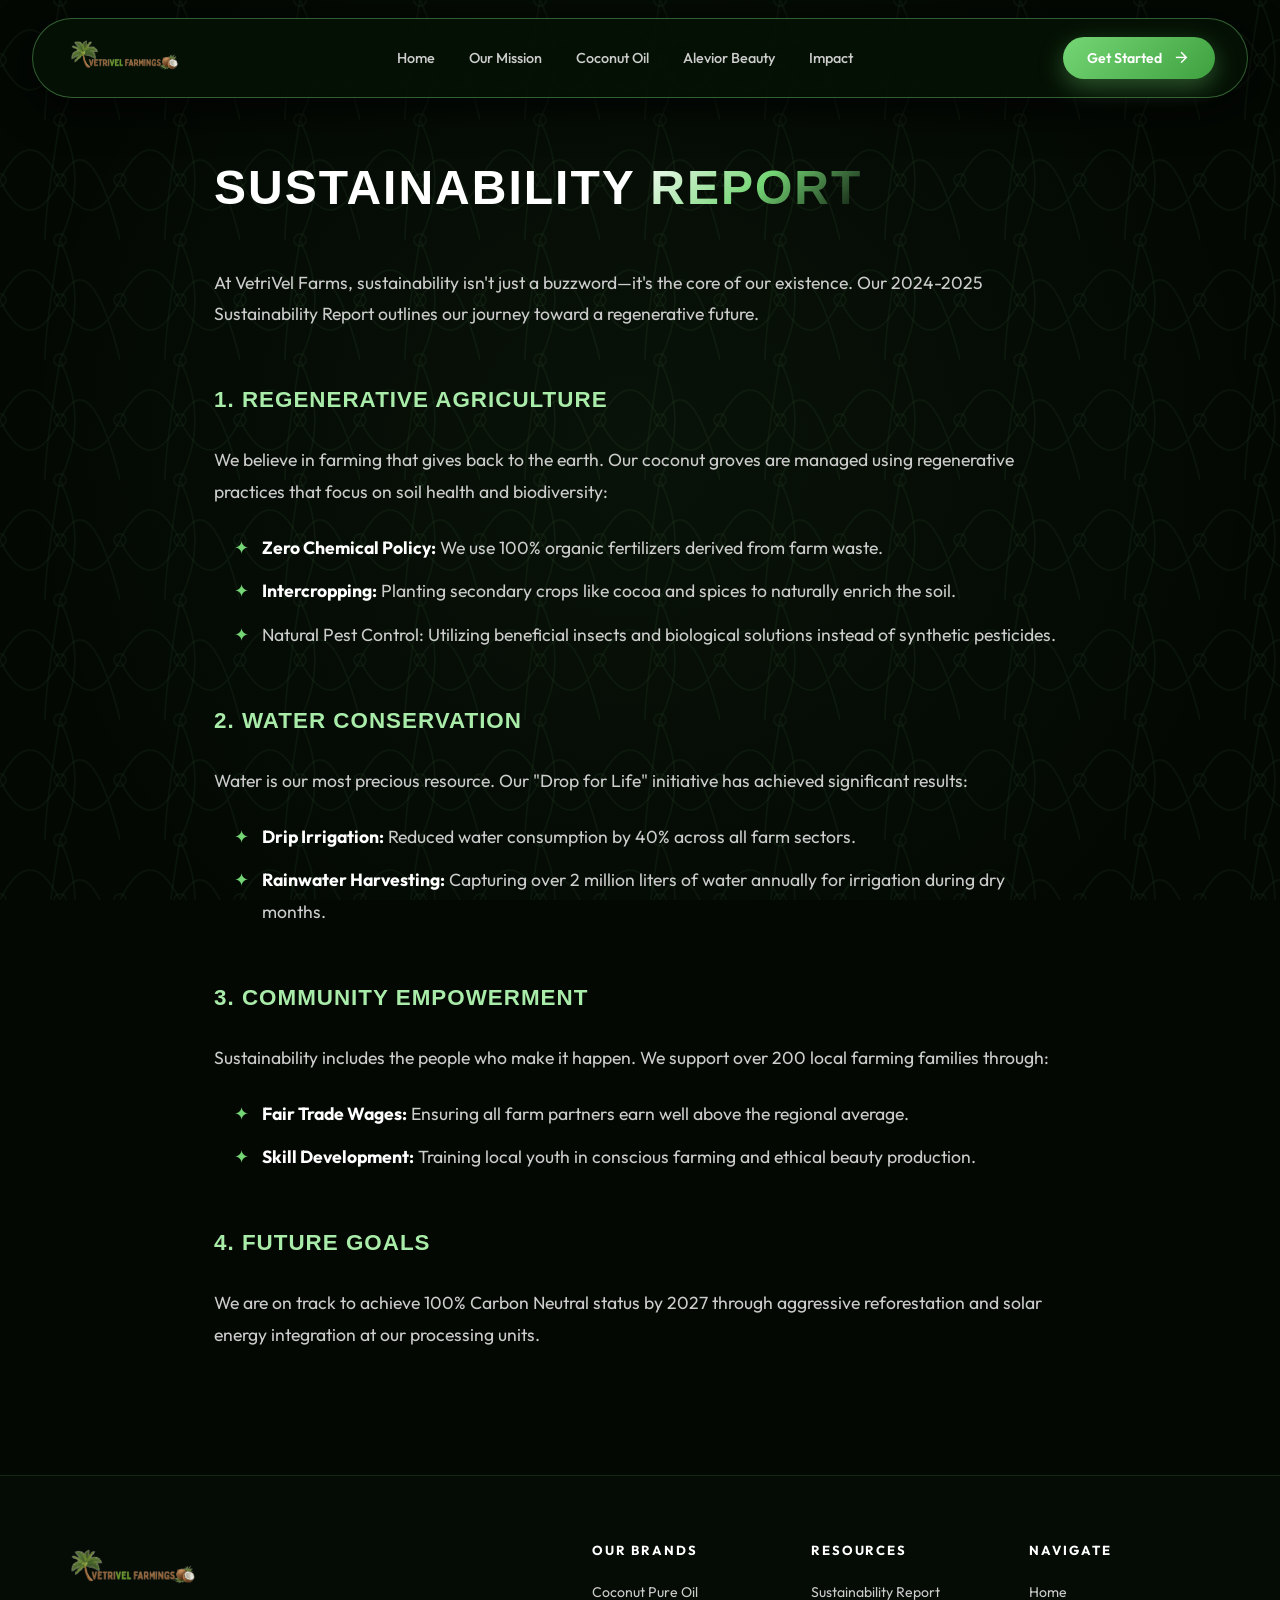
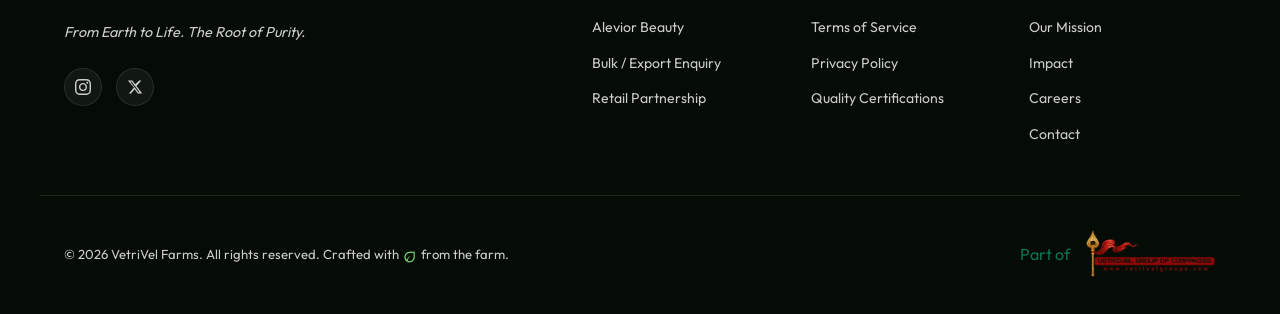
<file: Vetrivel-Farms-web-main/Demo 1/sustainability.html>
<!DOCTYPE html>
<html lang="en">

<head>
  <meta charset="UTF-8" />
  <meta name="viewport" content="width=device-width, initial-scale=1.0" />
  <title>Sustainability Report – VetriVel Farms</title>
  <meta name="description" content="VetriVel Farms Sustainability Report – Our commitment to regenerative farming, water conservation, and community impact." />
  
  <!-- Google Fonts -->
  <link rel="preconnect" href="https://fonts.googleapis.com" />
  <link rel="preconnect" href="https://fonts.gstatic.com" crossorigin />
  <link href="https://fonts.googleapis.com/css2?family=Syncopate:wght@400;700&family=Outfit:wght@300;400;500;600;700;800;900&display=swap" rel="stylesheet" />

  <!-- Google Material Symbols -->
  <link rel="stylesheet" href="https://fonts.googleapis.com/css2?family=Material+Symbols+Outlined:opsz,wght,FILL,GRAD@20..48,100..700,0..1,-50..200" />

  <link rel="stylesheet" href="styles.css?v=1.7" />
  
  <style>
    .legal-page { 
      padding-top: 150px; 
      padding-bottom: 100px; 
      min-height: 80vh; 
      background-color: var(--bg);
      background-image: 
        radial-gradient(circle at 50% 50%, rgba(117, 214, 117, 0.05) 0%, transparent 80%),
        url("data:image/svg+xml,%3Csvg xmlns='http://www.w3.org/2000/svg' width='120' height='120' viewBox='0 0 120 120'%3E%3Cg fill='none' stroke='rgba(117, 214, 117, 0.06)' stroke-width='1.5'%3E%3Cpath d='M0 60 Q30 0 60 60 T120 60 M0 60 Q30 120 60 60 T120 120' /%3E%3Cpath d='M60 0 Q90 60 60 120 T60 0' /%3E%3Ccircle cx='60' cy='60' r='6' /%3E%3Ccircle cx='0' cy='60' r='6' /%3E%3Ccircle cx='120' cy='60' r='6' /%3E%3Ccircle cx='60' cy='0' r='6' /%3E%3Ccircle cx='60' cy='120' r='6' /%3E%3C/g%3E%3C/svg%3E");
      background-size: 100% 100%, 120px 120px;
      background-attachment: fixed;
      font-family: var(--font); 
    }
    .legal-container { max-width: 900px; margin: 0 auto; padding: 0 24px; }
    .legal-title { font-family: var(--font-heading); font-size: 3rem; font-weight: 700; margin-bottom: 40px; color: var(--white); text-transform: uppercase; letter-spacing: 2px; }
    .legal-content { color: var(--text-muted); line-height: 1.8; font-size: 1.1rem; }
    .legal-content h2 { color: var(--green-light); margin-top: 50px; margin-bottom: 24px; font-family: var(--font-heading); font-size: 1.4rem; font-weight: 700; text-transform: uppercase; letter-spacing: 1px; }
    .legal-content p { margin-bottom: 24px; }
    .legal-content ul { margin-bottom: 24px; padding-left: 20px; }
    .legal-content li { margin-bottom: 12px; list-style: none; position: relative; padding-left: 28px; }
    .legal-content li::before { content: '✦'; position: absolute; left: 0; color: var(--green); }
    .legal-content li span { color: var(--text-muted); }
    .legal-content strong { color: var(--white); font-weight: 700; }
  </style>
</head>

<body>

  <!-- NAVIGATION -->
  <nav class="navbar scrolled" id="navbar">
    <div class="nav-container">
      <a href="index.html#home" class="nav-logo">
        <img src="logo.png" alt="VetriVel Farms" class="nav-logo-img" />
      </a>

      <ul class="nav-links">
        <li><a href="index.html#home" class="nav-link">Home</a></li>
        <li><a href="index.html#mission" class="nav-link">Our Mission</a></li>
        <li><a href="index.html#coconut" class="nav-link">Coconut Oil</a></li>
        <li><a href="index.html#alevior" class="nav-link">Alevior Beauty</a></li>
        <li><a href="index.html#csr" class="nav-link">Impact</a></li>
      </ul>

      <div class="nav-actions">
        <a href="index.html#contact" class="nav-cta">Get Started <span class="material-symbols-outlined">arrow_forward</span></a>
      </div>
    </div>
  </nav>

  <main class="legal-page">
    <div class="legal-container">
      <h1 class="legal-title">Sustainability <span class="gradient-text">Report</span></h1>
      
      <div class="legal-content">
        <p>At VetriVel Farms, sustainability isn't just a buzzword—it's the core of our existence. Our 2024-2025 Sustainability Report outlines our journey toward a regenerative future.</p>

        <h2>1. Regenerative Agriculture</h2>
        <p>We believe in farming that gives back to the earth. Our coconut groves are managed using regenerative practices that focus on soil health and biodiversity:</p>
        <ul>
          <li><span><strong>Zero Chemical Policy:</strong> We use 100% organic fertilizers derived from farm waste.</span></li>
          <li><span><strong>Intercropping:</strong> Planting secondary crops like cocoa and spices to naturally enrich the soil.</span></li>
          <li><span><span>Natural Pest Control:</span> Utilizing beneficial insects and biological solutions instead of synthetic pesticides.</span></li>
        </ul>

        <h2>2. Water Conservation</h2>
        <p>Water is our most precious resource. Our "Drop for Life" initiative has achieved significant results:</p>
        <ul>
          <li><span><strong>Drip Irrigation:</strong> Reduced water consumption by 40% across all farm sectors.</span></li>
          <li><span><strong>Rainwater Harvesting:</strong> Capturing over 2 million liters of water annually for irrigation during dry months.</span></li>
        </ul>

        <h2>3. Community Empowerment</h2>
        <p>Sustainability includes the people who make it happen. We support over 200 local farming families through:</p>
        <ul>
          <li><span><strong>Fair Trade Wages:</strong> Ensuring all farm partners earn well above the regional average.</span></li>
          <li><span><strong>Skill Development:</strong> Training local youth in conscious farming and ethical beauty production.</span></li>
        </ul>

        <h2>4. Future Goals</h2>
        <p>We are on track to achieve 100% Carbon Neutral status by 2027 through aggressive reforestation and solar energy integration at our processing units.</p>
      </div>
    </div>
  </main>

  <!-- ═══════════════════ FOOTER ═══════════════════ -->
  <footer class="footer">
    <div class="footer-top">
      <div class="footer-brand">
        <a href="index.html#home" class="footer-logo-link">
          <img src="logo.png" alt="VetriVel Farms" class="footer-logo-img" />
        </a>
        <p class="footer-tagline">From Earth to Life. The Root of Purity.</p>
        <div class="footer-socials">
          <a href="#" class="footer-social-link" id="footerInsta">
            <svg viewBox="0 0 24 24" fill="currentColor">
              <path
                d="M12 2.163c3.204 0 3.584.012 4.85.07 3.252.148 4.771 1.691 4.919 4.919.058 1.265.069 1.645.069 4.849 0 3.205-.012 3.584-.069 4.849-.149 3.225-1.664 4.771-4.919 4.919-1.266.058-1.644.07-4.85.07-3.204 0-3.584-.012-4.849-.07-3.26-.149-4.771-1.699-4.919-4.92-.058-1.265-.07-1.644-.07-4.849 0-3.204.013-3.583.07-4.849.149-3.227 1.664-4.771 4.919-4.919 1.266-.057 1.645-.069 4.849-.069zm0-2.163c-3.259 0-3.667.014-4.947.072-4.358.2-6.78 2.618-6.98 6.98-.059 1.281-.073 1.689-.073 4.948 0 3.259.014 3.668.072 4.948.2 4.358 2.618 6.78 6.98 6.98 1.281.058 1.689.072 4.948.072 3.259 0 3.668-.014 4.948-.072 4.354-.2 6.782-2.618 6.979-6.98.059-1.28.073-1.689.073-4.948 0-3.259-.014-3.667-.072-4.947-.196-4.354-2.617-6.78-6.979-6.98-1.281-.059-1.69-.073-4.949-.073zm0 5.838c-3.403 0-6.162 2.759-6.162 6.162s2.759 6.163 6.162 6.163 6.162-2.759 6.162-6.163c0-3.403-2.759-6.162-6.162-6.162zm0 10.162c-2.209 0-4-1.79-4-4 0-2.209 1.791-4 4-4s4 1.791 4 4c0 2.21-1.791 4-4 4zm6.406-11.845c-.796 0-1.441.645-1.441 1.44s.645 1.44 1.441 1.44c.795 0 1.439-.645 1.439-1.44s-.644-1.44-1.439-1.44z" />
            </svg>
          </a>
          <a href="#" class="footer-social-link" id="footerTwitter">
            <svg viewBox="0 0 24 24" fill="currentColor">
              <path
                d="M18.244 2.25h3.308l-7.227 8.26 8.502 11.24H16.17l-4.714-6.231-5.401 6.231H2.744l7.735-8.835L1.254 2.25H8.08l4.259 5.63 5.905-5.63zm-1.161 17.52h1.833L7.084 4.126H5.117z" />
            </svg>
          </a>
        </div>
      </div>

      <div class="footer-links-group">
        <div class="footer-col">
          <h4 class="footer-col-title">Our Brands</h4>
          <ul>
            <li><a href="index.html#coconut">Coconut Pure Oil</a></li>
            <li><a href="index.html#alevior">Alevior Beauty</a></li>
            <li><a href="index.html#contact">Bulk / Export Enquiry</a></li>
            <li><a href="index.html#contact">Retail Partnership</a></li>
          </ul>
        </div>
        <div class="footer-col">
          <h4 class="footer-col-title">Resources</h4>
          <ul>
            <li><a href="sustainability.html">Sustainability Report</a></li>
            <li><a href="terms.html">Terms of Service</a></li>
            <li><a href="privacy.html">Privacy Policy</a></li>
            <li><a href="certifications.html">Quality Certifications</a></li>
          </ul>
        </div>
        <div class="footer-col">
          <h4 class="footer-col-title">Navigate</h4>
          <ul>
            <li><a href="index.html#home">Home</a></li>
            <li><a href="index.html#mission">Our Mission</a></li>
            <li><a href="index.html#csr">Impact</a></li>
            <li><a href="index.html#careers">Careers</a></li>
            <li><a href="index.html#contact">Contact</a></li>
          </ul>
        </div>
      </div>
    </div>

    <div class="footer-bottom">
      <p>© 2026 VetriVel Farms. All rights reserved. Crafted with <span class="material-symbols-outlined"
          style="font-size: 1rem; color: var(--green);">eco</span> from the farm.</p>
      <div class="footer-credits">
        <span>Part of</span>
        <a href="https://www.vetrivelgroups.com/" target="_blank" rel="noopener noreferrer">
          <img src="groups_logo.png" alt="Vetrivel Group of Companies" class="footer-groups-logo" />
        </a>
      </div>
    </div>
  </footer>

</body>
</html>
</file>
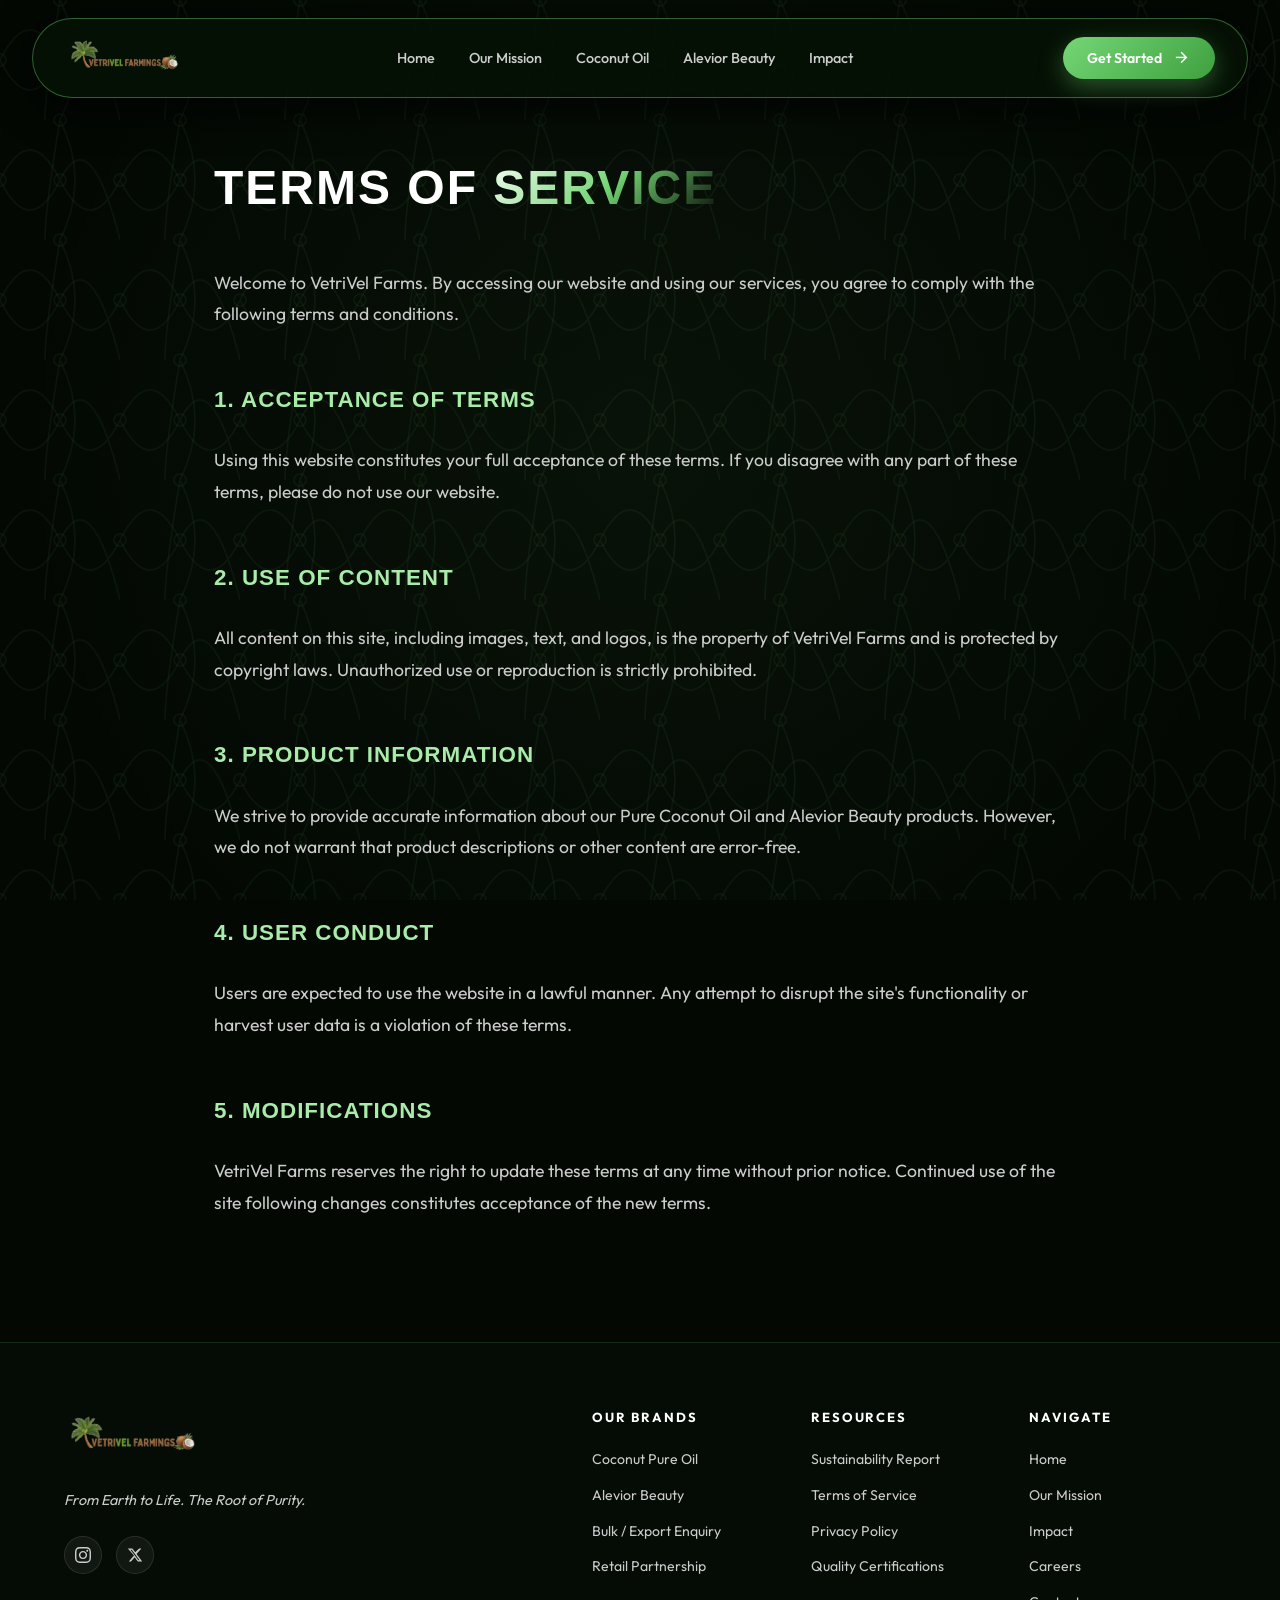
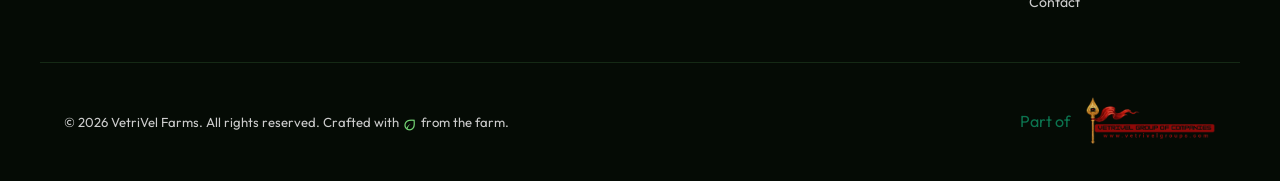
<file: Vetrivel-Farms-web-main/Demo 1/terms.html>
<!DOCTYPE html>
<html lang="en">

<head>
  <meta charset="UTF-8" />
  <meta name="viewport" content="width=device-width, initial-scale=1.0" />
  <title>Terms of Service – VetriVel Farms</title>
  <meta name="description" content="VetriVel Farms Terms of Service – Guidelines for using our website and purchasing our sustainable products." />
  
  <!-- Google Fonts -->
  <link rel="preconnect" href="https://fonts.googleapis.com" />
  <link rel="preconnect" href="https://fonts.gstatic.com" crossorigin />
  <link href="https://fonts.googleapis.com/css2?family=Syncopate:wght@400;700&family=Outfit:wght@300;400;500;600;700;800;900&display=swap" rel="stylesheet" />

  <!-- Google Material Symbols -->
  <link rel="stylesheet" href="https://fonts.googleapis.com/css2?family=Material+Symbols+Outlined:opsz,wght,FILL,GRAD@20..48,100..700,0..1,-50..200" />

  <link rel="stylesheet" href="styles.css?v=1.7" />
  
  <style>
    .legal-page { 
      padding-top: 150px; 
      padding-bottom: 100px; 
      min-height: 80vh; 
      background-color: var(--bg);
      background-image: 
        radial-gradient(circle at 50% 50%, rgba(117, 214, 117, 0.05) 0%, transparent 80%),
        url("data:image/svg+xml,%3Csvg xmlns='http://www.w3.org/2000/svg' width='120' height='120' viewBox='0 0 120 120'%3E%3Cg fill='none' stroke='rgba(117, 214, 117, 0.06)' stroke-width='1.5'%3E%3Cpath d='M0 60 Q30 0 60 60 T120 60 M0 60 Q30 120 60 60 T120 120' /%3E%3Cpath d='M60 0 Q90 60 60 120 T60 0' /%3E%3Ccircle cx='60' cy='60' r='6' /%3E%3Ccircle cx='0' cy='60' r='6' /%3E%3Ccircle cx='120' cy='60' r='6' /%3E%3Ccircle cx='60' cy='0' r='6' /%3E%3Ccircle cx='60' cy='120' r='6' /%3E%3C/g%3E%3C/svg%3E");
      background-size: 100% 100%, 120px 120px;
      background-attachment: fixed;
      font-family: var(--font); 
    }
    .legal-container { max-width: 900px; margin: 0 auto; padding: 0 24px; }
    .legal-title { font-family: var(--font-heading); font-size: 3rem; font-weight: 700; margin-bottom: 40px; color: var(--white); text-transform: uppercase; letter-spacing: 2px; }
    .legal-content { color: var(--text-muted); line-height: 1.8; font-size: 1.1rem; }
    .legal-content h2 { color: var(--green-light); margin-top: 50px; margin-bottom: 24px; font-family: var(--font-heading); font-size: 1.4rem; font-weight: 700; text-transform: uppercase; letter-spacing: 1px; }
    .legal-content p { margin-bottom: 24px; }
  </style>
</head>

<body>

  <!-- NAVIGATION -->
  <nav class="navbar scrolled" id="navbar">
    <div class="nav-container">
      <a href="index.html#home" class="nav-logo">
        <img src="logo.png" alt="VetriVel Farms" class="nav-logo-img" />
      </a>

      <ul class="nav-links">
        <li><a href="index.html#home" class="nav-link">Home</a></li>
        <li><a href="index.html#mission" class="nav-link">Our Mission</a></li>
        <li><a href="index.html#coconut" class="nav-link">Coconut Oil</a></li>
        <li><a href="index.html#alevior" class="nav-link">Alevior Beauty</a></li>
        <li><a href="index.html#csr" class="nav-link">Impact</a></li>
      </ul>

      <div class="nav-actions">
        <a href="index.html#contact" class="nav-cta">Get Started <span class="material-symbols-outlined">arrow_forward</span></a>
      </div>
    </div>
  </nav>

  <main class="legal-page">
    <div class="legal-container">
      <h1 class="legal-title">Terms of <span class="gradient-text">Service</span></h1>
      
      <div class="legal-content">
        <p>Welcome to VetriVel Farms. By accessing our website and using our services, you agree to comply with the following terms and conditions.</p>

        <h2>1. Acceptance of Terms</h2>
        <p>Using this website constitutes your full acceptance of these terms. If you disagree with any part of these terms, please do not use our website.</p>

        <h2>2. Use of Content</h2>
        <p>All content on this site, including images, text, and logos, is the property of VetriVel Farms and is protected by copyright laws. Unauthorized use or reproduction is strictly prohibited.</p>

        <h2>3. Product Information</h2>
        <p>We strive to provide accurate information about our Pure Coconut Oil and Alevior Beauty products. However, we do not warrant that product descriptions or other content are error-free.</p>

        <h2>4. User Conduct</h2>
        <p>Users are expected to use the website in a lawful manner. Any attempt to disrupt the site's functionality or harvest user data is a violation of these terms.</p>

        <h2>5. Modifications</h2>
        <p>VetriVel Farms reserves the right to update these terms at any time without prior notice. Continued use of the site following changes constitutes acceptance of the new terms.</p>
      </div>
    </div>
  </main>

  <!-- ═══════════════════ FOOTER ═══════════════════ -->
  <footer class="footer">
    <div class="footer-top">
      <div class="footer-brand">
        <a href="index.html#home" class="footer-logo-link">
          <img src="logo.png" alt="VetriVel Farms" class="footer-logo-img" />
        </a>
        <p class="footer-tagline">From Earth to Life. The Root of Purity.</p>
        <div class="footer-socials">
          <a href="#" class="footer-social-link" id="footerInsta">
            <svg viewBox="0 0 24 24" fill="currentColor">
              <path
                d="M12 2.163c3.204 0 3.584.012 4.85.07 3.252.148 4.771 1.691 4.919 4.919.058 1.265.069 1.645.069 4.849 0 3.205-.012 3.584-.069 4.849-.149 3.225-1.664 4.771-4.919 4.919-1.266.058-1.644.07-4.85.07-3.204 0-3.584-.012-4.849-.07-3.26-.149-4.771-1.699-4.919-4.92-.058-1.265-.07-1.644-.07-4.849 0-3.204.013-3.583.07-4.849.149-3.227 1.664-4.771 4.919-4.919 1.266-.057 1.645-.069 4.849-.069zm0-2.163c-3.259 0-3.667.014-4.947.072-4.358.2-6.78 2.618-6.98 6.98-.059 1.281-.073 1.689-.073 4.948 0 3.259.014 3.668.072 4.948.2 4.358 2.618 6.78 6.98 6.98 1.281.058 1.689.072 4.948.072 3.259 0 3.668-.014 4.948-.072 4.354-.2 6.782-2.618 6.979-6.98.059-1.28.073-1.689.073-4.948 0-3.259-.014-3.667-.072-4.947-.196-4.354-2.617-6.78-6.979-6.98-1.281-.059-1.69-.073-4.949-.073zm0 5.838c-3.403 0-6.162 2.759-6.162 6.162s2.759 6.163 6.162 6.163 6.162-2.759 6.162-6.163c0-3.403-2.759-6.162-6.162-6.162zm0 10.162c-2.209 0-4-1.79-4-4 0-2.209 1.791-4 4-4s4 1.791 4 4c0 2.21-1.791 4-4 4zm6.406-11.845c-.796 0-1.441.645-1.441 1.44s.645 1.44 1.441 1.44c.795 0 1.439-.645 1.439-1.44s-.644-1.44-1.439-1.44z" />
            </svg>
          </a>
          <a href="#" class="footer-social-link" id="footerTwitter">
            <svg viewBox="0 0 24 24" fill="currentColor">
              <path
                d="M18.244 2.25h3.308l-7.227 8.26 8.502 11.24H16.17l-4.714-6.231-5.401 6.231H2.744l7.735-8.835L1.254 2.25H8.08l4.259 5.63 5.905-5.63zm-1.161 17.52h1.833L7.084 4.126H5.117z" />
            </svg>
          </a>
        </div>
      </div>

      <div class="footer-links-group">
        <div class="footer-col">
          <h4 class="footer-col-title">Our Brands</h4>
          <ul>
            <li><a href="index.html#coconut">Coconut Pure Oil</a></li>
            <li><a href="index.html#alevior">Alevior Beauty</a></li>
            <li><a href="index.html#contact">Bulk / Export Enquiry</a></li>
            <li><a href="index.html#contact">Retail Partnership</a></li>
          </ul>
        </div>
        <div class="footer-col">
          <h4 class="footer-col-title">Resources</h4>
          <ul>
            <li><a href="sustainability.html">Sustainability Report</a></li>
            <li><a href="terms.html">Terms of Service</a></li>
            <li><a href="privacy.html">Privacy Policy</a></li>
            <li><a href="certifications.html">Quality Certifications</a></li>
          </ul>
        </div>
        <div class="footer-col">
          <h4 class="footer-col-title">Navigate</h4>
          <ul>
            <li><a href="index.html#home">Home</a></li>
            <li><a href="index.html#mission">Our Mission</a></li>
            <li><a href="index.html#csr">Impact</a></li>
            <li><a href="index.html#careers">Careers</a></li>
            <li><a href="index.html#contact">Contact</a></li>
          </ul>
        </div>
      </div>
    </div>

    <div class="footer-bottom">
      <p>© 2026 VetriVel Farms. All rights reserved. Crafted with <span class="material-symbols-outlined"
          style="font-size: 1rem; color: var(--green);">eco</span> from the farm.</p>
      <div class="footer-credits">
        <span>Part of</span>
        <a href="https://www.vetrivelgroups.com/" target="_blank" rel="noopener noreferrer">
          <img src="groups_logo.png" alt="Vetrivel Group of Companies" class="footer-groups-logo" />
        </a>
      </div>
    </div>
  </footer>

</body>
</html>
</file>
<file: styles.css>
/* ═══════════════════════════════════════════════
   VETRIVEL FARMS — Premium Enhanced Stylesheet
   ═══════════════════════════════════════════════ */

/* ── Reset & Base ── */
*,
*::before,
*::after {
  box-sizing: border-box;
  margin: 0;
  padding: 0;
}

/* ── Icon System ── */
.material-symbols-outlined {
  vertical-align: middle;
  line-height: 1;
  font-size: inherit;
}

:root {
  --green: #75D675;
  --green-dark: #3ea03e;
  /* Darker variation */
  --green-light: #a9eba9;
  /* Lighter variation */
  --green-glow: rgba(117, 214, 117, 0.35);
  --gold: #d4af37;
  --gold-light: #f0d060;
  --bg: #030803;
  /* Deepest green-black */
  --bg-2: #050a05;
  --bg-card: #0a120a;
  --border: rgba(117, 214, 117, 0.15);
  --text: #ffffff;
  --text-muted: #cccccc;
  --white: #ffffff;
  --font: 'Outfit', sans-serif;
  --font-serif: 'Playfair Display', serif;
  --font-heading: 'Syncopate', sans-serif;
  --radius: 16px;
  --radius-lg: 24px;
  --transition: 0.35s cubic-bezier(0.4, 0, 0.2, 1);
  --shadow-green: 0 0 40px rgba(117, 214, 117, 0.15);
  --shadow-card: 0 24px 64px rgba(0, 0, 0, 0.5);
  --glass-blur: blur(16px);
  --glass-border: 1px solid rgba(255, 255, 255, 0.1);
}

/* ── Card Spotlight Base ── */
.alevior-card,
.csr-card,
.pillar-3d-card,
.job-card,
.career-project-card,
.glass-contact-wrapper,
.contact-vitals,
.glass-form-card {
  position: relative;
  overflow: hidden;
}

.alevior-card::before,
.csr-card::before,
.pillar-3d-card::before,
.job-card::before,
.career-project-card::before,
.glass-contact-wrapper::before,
.contact-vitals::before,
.glass-form-card::before {
  content: '';
  position: absolute;
  inset: 0;
  background: radial-gradient(600px circle at var(--mouse-x, 50%) var(--mouse-y, 50%),
      rgba(255, 255, 255, 0.15),
      transparent 40%);
  z-index: 0;
  pointer-events: none;
  opacity: 0;
  transition: opacity 0.5s;
}

.alevior-card:hover::before,
.csr-card:hover::before,
.pillar-3d-card:hover::before,
.job-card:hover::before,
.career-project-card:hover::before,
.glass-contact-wrapper:hover::before,
.contact-vitals:hover::before,
.glass-form-card:hover::before {
  opacity: 1;
}

html {
  scroll-behavior: smooth;
  scroll-padding-top: 80px;
}

body {
  font-family: var(--font);
  background-color: var(--bg);
  /* Premium Geometric Ornamental Background */
  background-image:
    radial-gradient(circle at 50% 50%, rgba(117, 214, 117, 0.05) 0%, transparent 80%),
    url("data:image/svg+xml,%3Csvg xmlns='http://www.w3.org/2000/svg' width='120' height='120' viewBox='0 0 120 120'%3E%3Cg fill='none' stroke='rgba(117, 214, 117, 0.06)' stroke-width='1.5'%3E%3Cpath d='M0 60 Q30 0 60 60 T120 60 M0 60 Q30 120 60 60 T120 120' /%3E%3Cpath d='M60 0 Q90 60 60 120 T60 0' /%3E%3Ccircle cx='60' cy='60' r='6' /%3E%3Ccircle cx='0' cy='60' r='6' /%3E%3Ccircle cx='120' cy='60' r='6' /%3E%3Ccircle cx='60' cy='0' r='6' /%3E%3Ccircle cx='60' cy='120' r='6' /%3E%3C/g%3E%3C/svg%3E");
  background-size: 100% 100%, 120px 120px;
  background-attachment: fixed;
  color: var(--text);
  overflow-x: hidden;
  line-height: 1.6;
}

html {
  overflow-x: hidden;
}

a {
  text-decoration: none;
  color: inherit;
}

ul {
  list-style: none;
}

img {
  max-width: 100%;
  display: block;
}

/* ── Custom Scrollbar ── */
::-webkit-scrollbar {
  width: 6px;
}

::-webkit-scrollbar-track {
  background: var(--bg);
}

::-webkit-scrollbar-thumb {
  background: var(--green-dark);
  border-radius: 3px;
}

::-webkit-scrollbar-thumb:hover {
  background: var(--green);
}

/* ── Custom Cursor ── */
.cursor-dot,
.cursor-ring {
  position: fixed;
  pointer-events: none;
  z-index: 9999;
  border-radius: 50%;
  mix-blend-mode: difference;
}

.cursor-dot {
  width: 6px;
  height: 6px;
  background: var(--green);
  transform: translate(-50%, -50%);
  transition: transform 0.1s;
}

.cursor-ring {
  width: 36px;
  height: 36px;
  border: 1.5px solid var(--green);
  transform: translate(-50%, -50%);
  transition: transform 0.08s, width 0.3s, height 0.3s, opacity 0.3s;
  opacity: 0.6;
}

body:hover .cursor-dot {
  opacity: 1;
}

/* ── Typography Helpers ── */
.gradient-text {
  background: linear-gradient(135deg, var(--white) 0%, var(--green) 50%, #000000 100%);
  -webkit-background-clip: text;
  -webkit-text-fill-color: transparent;
  background-clip: text;
  display: inline-block;
}

.gold-text {
  background: linear-gradient(135deg, var(--gold-light) 0%, var(--gold) 60%, #a07820 100%);
  -webkit-background-clip: text;
  -webkit-text-fill-color: transparent;
  background-clip: text;
}

/* ── Premium Button Shine Sweep ── */
.btn-primary,
.job-apply-btn,
.nav-cta,
.hero-cta,
.btn-small,
.glass-btn,
.hero-text-cta {
  position: relative;
  overflow: hidden;
  transition: all 0.4s cubic-bezier(0.175, 0.885, 0.32, 1.275);
}

.btn-primary:hover,
.job-apply-btn:hover,
.nav-cta:hover,
.hero-cta:hover,
.btn-small:hover,
.glass-btn:hover,
.hero-text-cta:hover {
  transform: translateY(-4px) scale(1.02);
}

.btn-primary::after,
.job-apply-btn::after,
.nav-cta::after,
.hero-cta::after,
.btn-small::after,
.glass-btn::after,
.hero-text-cta::after {
  content: '';
  position: absolute;
  top: 0;
  left: -150%;
  width: 100%;
  height: 100%;
  background: linear-gradient(90deg,
      transparent 0%,
      rgba(168, 230, 207, 0.1) 30%,
      rgba(168, 230, 207, 0.6) 50%,
      rgba(168, 230, 207, 0.1) 70%,
      transparent 100%);
  transform: skewX(-25deg);
  z-index: -1;
  pointer-events: none;
}

.btn-primary:hover::after,
.job-apply-btn:hover::after,
.nav-cta:hover::after,
.hero-cta:hover::after,
.btn-small:hover::after,
.glass-btn:hover::after,
.hero-text-cta:hover::after {
  animation: shineContinuous 1.8s infinite linear;
}

@keyframes shineContinuous {
  0% {
    left: -150%;
  }

  100% {
    left: 150%;
  }
}

/* ── Section Shared ── */
.section-container {
  max-width: 1100px;
  margin: 0 auto;
  padding: 0 24px;
}

.section-tag {
  display: inline-block;
  font-size: 0.75rem;
  font-weight: 600;
  letter-spacing: 0.18em;
  text-transform: uppercase;
  color: var(--tag-color, var(--green));
  background: var(--bg-card);
  border: 1px solid var(--border);
  border-radius: 100px;
  padding: 6px 16px;
  margin-bottom: 18px;
}

.section-header {
  text-align: center;
  margin-bottom: 64px;
}

.section-title {
  font-size: clamp(2rem, 4vw, 3rem);
  font-weight: 800;
  line-height: 1.15;
  margin-bottom: 16px;
  color: var(--white);
}

.section-desc {
  font-size: 1.05rem;
  color: var(--text-muted);
  max-width: 600px;
  margin: 0 auto;
  line-height: 1.7;
}

/* ── Reveal Animations ── */
.reveal-up {
  opacity: 0;
  transform: translateY(50px);
}

.reveal-left {
  opacity: 0;
  transform: translateX(-60px);
}

.reveal-right {
  opacity: 0;
  transform: translateX(60px);
}

.revealed {
  opacity: 1 !important;
  transform: translate(0);
  transition: opacity 1.2s cubic-bezier(0.2, 0.8, 0.2, 1), transform 1.2s cubic-bezier(0.2, 0.8, 0.2, 1);
}

/* Ensure data-tilt transitions don't fight with JS tilt */
[data-tilt].revealed {
  transition: opacity 1.2s cubic-bezier(0.2, 0.8, 0.2, 1), transform 0.1s ease-out;
}

/* ── Buttons ── */
.btn {
  display: inline-flex;
  align-items: center;
  gap: 10px;
  padding: 14px 32px;
  border-radius: 100px;
  font-family: var(--font);
  font-size: 0.95rem;
  font-weight: 600;
  cursor: pointer;
  border: none;
  position: relative;
  overflow: hidden;
  transition: var(--transition);
  text-transform: none;
  letter-spacing: 0.02em;
}

.btn-primary {
  background: linear-gradient(135deg, var(--green) 0%, var(--green-dark) 100%);
  color: var(--white);
  box-shadow: 0 4px 24px var(--green-glow);
}

.btn-primary:hover {
  transform: translateY(-2px) scale(1.02);
  box-shadow: 0 12px 40px var(--green-glow);
}

.btn-primary .btn-glow {
  position: absolute;
  inset: 0;
  background: radial-gradient(circle at center, rgba(255, 255, 255, 0.2), transparent 70%);
  opacity: 0;
  transition: opacity 0.3s;
}

.btn-primary:hover .btn-glow {
  opacity: 1;
}


.btn-outline {
  background: transparent;
  color: var(--green-light);
  border: 1.5px solid var(--green);
}

.btn-outline:hover {
  background: rgba(16, 185, 129, 0.12);
  transform: translateY(-2px);
  box-shadow: 0 8px 30px var(--green-glow);
}

.btn-full {
  width: 100%;
  justify-content: center;
}

.btn-small {
  display: inline-flex;
  align-items: center;
  padding: 8px 20px;
  border-radius: 100px;
  font-size: 0.85rem;
  font-weight: 600;
  background: linear-gradient(135deg, var(--green), var(--green-dark));
  color: var(--white);
  cursor: pointer;
  transition: var(--transition);
}

.btn-small:hover {
  transform: translateY(-2px);
  box-shadow: 0 8px 24px var(--green-glow);
}

.mt-small {
  margin-top: 20px;
}

/* ═══════════════════ PRELOADER ═══════════════════ */
.preloader {
  position: fixed;
  inset: 0;
  z-index: 99999;
  background: var(--bg);
  display: flex;
  align-items: center;
  justify-content: center;
  flex-direction: column;
}

.preloader-inner {
  display: flex;
  flex-direction: column;
  align-items: center;
  gap: 16px;
}

.preloader-logo svg {
  width: 80px;
  height: 80px;
  animation: logoPulse 1.5s ease-in-out infinite alternate;
}

@keyframes logoPulse {
  from {
    transform: scale(0.9);
    filter: drop-shadow(0 0 8px rgba(16, 185, 129, 0.4));
  }

  to {
    transform: scale(1.1);
    filter: drop-shadow(0 0 24px rgba(16, 185, 129, 0.8));
  }
}

.preloader-text {
  font-size: 1.8rem;
  font-weight: 800;
  color: var(--white);
  letter-spacing: 0.08em;
}

.preloader-text span {
  color: var(--green);
}

.preloader-bar {
  width: 200px;
  height: 3px;
  background: rgba(255, 255, 255, 0.1);
  border-radius: 3px;
  overflow: hidden;
}

.preloader-fill {
  height: 100%;
  width: 0%;
  background: linear-gradient(90deg, var(--green), var(--green-light));
  border-radius: 3px;
  transition: width 0.05s linear;
}

.preloader-tagline {
  font-size: 0.85rem;
  color: var(--text-muted);
  letter-spacing: 0.15em;
  text-transform: uppercase;
}

/* ═══════════════════ NAVBAR ═══════════════════ */
.navbar {
  position: fixed;
  top: 20px;
  left: 50%;
  right: auto;
  width: 85%;
  max-width: 1200px;
  transform: translateX(-50%);
  z-index: 1000;
  padding: 0;
  border-radius: 60px;
  /* Fully curved edges */
  transition: all 0.5s cubic-bezier(0.4, 0, 0.2, 1);
  background: rgba(0, 0, 0, 0.2);
  /* Very subtle transparent background */
  backdrop-filter: blur(16px);
  -webkit-backdrop-filter: blur(16px);
  border: 1px solid rgba(117, 214, 117, 0.2);
}

.navbar.scrolled {
  background: rgba(5, 10, 5, 0.6);
  /* Slightly darker on scroll for contrast */
  backdrop-filter: blur(24px);
  -webkit-backdrop-filter: blur(24px);
  border: 1px solid rgba(117, 214, 117, 0.3);
  box-shadow: 0 10px 40px rgba(0, 0, 0, 0.6);
  transform: translate(-50%, -2px);
  /* Maintain centering + slight lift */
}

.nav-container {
  width: 100%;
  max-width: none;
  margin: 0;
  padding: 0 32px;
  height: 78px;
  /* Increased 8% for better alignment */
  display: flex;
  align-items: center;
  justify-content: space-between;
  gap: 24px;
  flex-wrap: nowrap;
}

.nav-logo {
  display: flex;
  align-items: center;
  gap: 12px;
  text-decoration: none;
}

.logo-icon {
  width: 36px;
  height: 36px;
  flex-shrink: 0;
}

.logo-icon svg {
  width: 100%;
  height: 100%;
}

.logo-text {
  display: flex;
  flex-direction: column;
  line-height: 1;
}

.logo-main {
  font-size: 1.1rem;
  font-weight: 800;
  color: var(--white);
}

.logo-sub {
  font-size: 0.6rem;
  letter-spacing: 0.3em;
  color: var(--green);
  font-weight: 600;
}

.nav-links {
  display: flex;
  align-items: center;
  gap: 2px;
  list-style: none;
  margin: 0;
  padding: 0;
  flex-wrap: nowrap;
}

.nav-link {
  padding: 8px 16px;
  font-size: 0.9rem;
  font-weight: 500;
  color: var(--text-muted);
  border-radius: 8px;
  transition: var(--transition);
  position: relative;
  white-space: nowrap;
  /* Prevent wrapping inside capsule */
}

.nav-link::after {
  display: none;
  /* Removed line animation */
}

.nav-link:hover,
.nav-link.active {
  color: var(--white);
}

.nav-link:hover::after,
.nav-link.active::after {
  display: none;
}

.nav-actions {
  display: flex;
  align-items: center;
  gap: 16px;
}

/* Hamburger hidden on desktop, shown via media query */
.hamburger {
  display: none;
  flex-direction: column;
  gap: 5px;
  background: none;
  border: none;
  cursor: pointer;
  padding: 6px;
  z-index: 1001;
}

.hamburger span {
  width: 24px;
  height: 2px;
  background: var(--white);
  border-radius: 2px;
  display: block;
  transition: all 0.3s;
}

.nav-cta {
  padding: 10px 24px;
  background: linear-gradient(135deg, var(--green), var(--green-dark));
  color: var(--white);
  border-radius: 100px;
  font-size: 0.88rem;
  font-weight: 600;
  display: flex;
  align-items: center;
  justify-content: center;
  gap: 10px;
  transition: var(--transition);
  transform: translateY(0);
  /* Resetting for centered alignment */
  box-shadow: 0 8px 24px var(--green-glow);
}

.nav-cta .material-symbols-outlined {
  font-size: 1.2rem;
  transition: transform 0.3s;
}

.nav-cta:hover .material-symbols-outlined {
  transform: translateX(4px);
}




.hero-replica {
  height: 100vh;
  width: 100%;
  position: relative;
  overflow: hidden;
  display: flex;
  align-items: center;
  justify-content: center;
}

/* Hero background consolidated in hero-replica section below */

/* Blur Overlay (Left Side) - 45% Width */
.hero-blur-overlay {
  position: absolute;
  top: 0;
  left: 0;
  width: 45%;
  /* Increased to 45% as requested */
  height: 100%;
  background: rgba(10, 20, 10, 0.4);
  /* Dark green tint */
  backdrop-filter: blur(30px) brightness(0.6);
  -webkit-backdrop-filter: blur(30px) brightness(0.6);
  z-index: 2;
  border-right: 1px solid rgba(255, 107, 74, 0.2);
  /* Subtle warmth on edge */
}

.hero-slider-main {
  position: relative;
  width: 100%;
  height: 100%;
  z-index: 10;
}

.hero-slide {
  position: absolute;
  inset: 0;
  display: flex;
  align-items: center;
  justify-content: center;
  /* Center content horizontally */
  opacity: 0;
  pointer-events: none;
  transition: opacity 1.2s cubic-bezier(0.4, 0, 0.2, 1), transform 1.2s cubic-bezier(0.4, 0, 0.2, 1);
  transform: scale(1.05);
  /* Slight scale for enter effect */
}

.hero-slide.active {
  opacity: 1;
  pointer-events: all;
  /* Allow interaction with CTA */
  transform: scale(1);
}

.hero-slide.active * {
  pointer-events: all;
}

.hero-replica-container {
  position: relative;
  z-index: 10;
  width: 100%;
  max-width: 1200px;
  padding: 120px 40px 40px;
  display: flex;
  justify-content: center;
}


.hero-content-wrap {
  display: flex;
  flex-direction: column;
  align-items: center;
  width: 100%;
  text-align: center;
}

.hero-subtitle-small {
  font-family: var(--font-serif);
  font-style: italic;
  font-size: 1.1rem;
  font-weight: 400;
  letter-spacing: 0.15em;
  color: var(--white);
  text-transform: none;
  margin-bottom: 25px;
  opacity: 0.9;
  z-index: 10;
  position: relative;
}

/* Split Text Headline - Precise word control */
.headline-container.split-precise {
  position: relative;
  width: 100%;
  margin: 0px 0 40px;
  display: flex;
  flex-direction: column;
  align-items: center;
  gap: 0;
  overflow: visible;
}

.hero-sub-box {
  display: flex;
  flex-direction: column;
  align-items: center;
  max-width: 600px;
  margin: 0 auto;
}


.word-wrap {
  position: relative;
  width: 100%;
  display: flex;
  justify-content: center;
  height: clamp(3.5rem, 12vw, 9rem);
  flex-shrink: 0;
}

.hero-word {
  font-size: clamp(3.5rem, 12vw, 9rem);
  font-weight: 900;
  text-align: center;
  line-height: 1.05;
  text-transform: uppercase;
  letter-spacing: -0.03em;
  white-space: nowrap;
  position: relative;
}

/* Layer left background consolidated */
.layer-left {
  background: url('jungle_hero.jpg');
  background-size: cover;
  background-position: center;
  -webkit-background-clip: text;
  background-clip: text;
  -webkit-text-fill-color: transparent;
  color: transparent;
  z-index: 1;
}

/* ── Ultra-Premium Hero Overhaul ── */
.hero-replica {
  position: relative;
  height: 100vh;
  width: 100%;
  overflow: hidden;
  background: #030803;
  /* Fallback */
}

/* Vibrant "Premium Green Environment" Background Motion */
.hero-cinematic-overlay {
  position: absolute;
  inset: 0;
  background:
    radial-gradient(circle at 10% 20%, rgba(117, 214, 117, 0.7) 0%, transparent 45%),
    radial-gradient(circle at 90% 10%, rgba(240, 208, 96, 0.5) 0%, transparent 45%),
    radial-gradient(circle at 50% 85%, rgba(16, 185, 129, 0.7) 0%, transparent 55%);
  filter: blur(40px);
  /* Sharper, more attractive depth */
  opacity: 0.98;
  pointer-events: none;
  z-index: 15;
  /* Top-layer glow for WOW effect */
  animation: heroAuraMotion 8s ease-in-out infinite alternate;
  will-change: transform, opacity;
  mix-blend-mode: soft-light;
  /* Blend with the jungle background */
}

@keyframes heroAuraMotion {
  0% {
    transform: scale(1) translate(-2%, -2%);
    opacity: 0.7;
  }

  50% {
    transform: scale(1.15) translate(2%, 1%);
    opacity: 1;
  }

  100% {
    transform: scale(1) translate(-1%, 3%);
    opacity: 0.8;
  }
}

.hero-main-bg {
  position: absolute;
  inset: 0;
  background-image: url('jungle_hero.jpg');
  /* The Best High-impact Visual */
  background-size: cover;
  background-position: center;
  background-repeat: no-repeat;
  z-index: 1;
  filter: saturate(1.4) brightness(0.7) contrast(1.1);
  transition: transform 5s cubic-bezier(0.2, 0.8, 0.2, 1);
}

/* ══════════════════════════════════════════════════════
   GLOBE EXPRESS HERO — Clean Rebuild
   ══════════════════════════════════════════════════════ */

.gx-hero {
  position: relative;
  width: 100%;
  height: 100vh;
  min-height: 600px;
  overflow: hidden;
  background: #060d06;
}

/* ── Slides: stacked, cross-fading ── */
.gx-slides {
  position: absolute;
  inset: 0;
  z-index: 1;
}

.gx-slide {
  position: absolute;
  inset: 0;
  opacity: 0;
  /* transition removed to prevent conflict with GSAP */
}

.gx-slide.active {
  opacity: 1;
}

.gx-slide-bg {
  position: absolute;
  inset: 0;
  background-size: cover;
  background-position: center;
  /* GSAP now handles the Ken Burns animation and scale transition */
}

/* Scaling handled via GSAP for better sync */

.gx-overlay {
  position: absolute;
  inset: 0;
  background: linear-gradient(105deg,
      rgba(2, 12, 5, 0.92) 0%,
      /* Deep Forest Shadow */
      rgba(6, 40, 24, 0.65) 30%,
      /* Rich Emerald Tint */
      rgba(3, 10, 5, 0.25) 65%,
      /* Subtle Transition */
      rgba(0, 0, 0, 0) 100%
      /* Transparent reveal */
    );
}

/* ── Content: left side ── */
.gx-content {
  position: absolute;
  top: 48%;
  /* Lowered to avoid navbar overlap */
  left: 5%;
  transform: translateY(-50%);
  z-index: 20;
  width: 36%;
  /* Strict cap — never bleeds into card zone */
  max-width: 480px;
  display: flex;
  flex-direction: column;
  align-items: flex-start;
  gap: 16px;
  pointer-events: all;
}

.gx-label {
  font-family: var(--font);
  font-size: 0.75rem;
  font-weight: 700;
  letter-spacing: 0.25em;
  text-transform: uppercase;
  background: linear-gradient(to right, #ffffff, #4ade80);
  -webkit-background-clip: text;
  -webkit-text-fill-color: transparent;
  background-clip: text;
  padding: 6px 14px;
  border: 1px solid rgba(255, 255, 255, 0.15);
  border-radius: 100px;
}

.gx-title {
  font-family: var(--font-heading);
  font-size: clamp(2.4rem, 5vw, 5.5rem);
  /* Reduced so it doesn't spill out */
  font-weight: 900;
  line-height: 0.9;
  letter-spacing: -0.04em;
  text-transform: uppercase;
  background: linear-gradient(to right, #ffffff, #4ade80);
  -webkit-background-clip: text;
  -webkit-text-fill-color: transparent;
  background-clip: text;
  color: transparent;
  margin: 0;
  text-shadow: 0 4px 40px rgba(0, 0, 0, 0.5);
  word-break: keep-all;
  overflow-wrap: break-word;
}

.gx-desc {
  font-size: 1rem;
  line-height: 1.65;
  background: linear-gradient(to right, rgba(255, 255, 255, 0.9), rgba(74, 222, 128, 0.8));
  -webkit-background-clip: text;
  -webkit-text-fill-color: transparent;
  background-clip: text;
  margin: 0;
  max-width: 420px;
}

.gx-cta {
  display: inline-flex;
  align-items: center;
  gap: 10px;
  font-size: 0.78rem;
  font-weight: 700;
  letter-spacing: 0.2em;
  text-transform: uppercase;
  text-decoration: none;
  color: var(--white);
  padding: 14px 30px;
  border: 1px solid rgba(117, 214, 117, 0.40);
  border-radius: 100px;
  background: rgba(16, 185, 129, 0.08);
  backdrop-filter: blur(8px);
  transition: background 0.35s, box-shadow 0.35s, transform 0.25s;
  margin-top: 6px;
}

.gx-cta:hover {
  background: var(--green);
  color: #0a100a;
  box-shadow: 0 0 30px rgba(117, 214, 117, 0.4);
  transform: translateY(-3px);
}

/* ── Cards: infinite carousel (right side) ── */
.gx-carousel-wrap {
  position: absolute;
  right: 0;
  top: 68%;
  /* Moved up (68%) as requested by user */
  transform: translateY(-50%);
  width: 56%;
  /* Takes up right 56% — left: 44% safely past content */
  height: 330px;
  overflow: hidden;
  z-index: 20;
  -webkit-mask-image: linear-gradient(to right, transparent 0%, black 8%, black 92%, transparent 100%);
  mask-image: linear-gradient(to right, transparent 0%, black 8%, black 92%, transparent 100%);
}

.gx-carousel {
  display: flex;
  gap: 16px;
  height: 100%;
  align-items: center;
  padding: 10px 0;
  will-change: transform;
}

.gx-card {
  width: 175px;
  height: 295px;
  border-radius: 18px;
  overflow: hidden;
  cursor: pointer;
  position: relative;
  flex-shrink: 0;
  box-shadow: 0 24px 48px rgba(0, 0, 0, 0.55);
  border: 1px solid rgba(255, 255, 255, 0.10);
  transition: transform 0.35s ease, box-shadow 0.35s ease, border-color 0.3s;
}

.gx-card:hover {
  transform: translateY(-8px) scale(1.02);
  box-shadow: 0 36px 60px rgba(0, 0, 0, 0.7);
  border-color: rgba(117, 214, 117, 0.40);
}

.gx-card.active-card {
  border-color: #75d675;
  box-shadow: 0 0 0 2px #75d675, 0 24px 48px rgba(0, 0, 0, 0.55);
}

.gx-card-img {
  position: absolute;
  inset: 0;
  background-size: cover;
  background-position: center top;
  /* Show top of portrait images */
  transition: transform 0.5s ease;
}

/* ── Slide Reveal Base ── */
.gx-slide {
  clip-path: inset(0 0 0 0);
  /* Default full */
  transition: opacity 0.8s ease;
}

.gx-slide.transitioning {
  z-index: 5;
  opacity: 1 !important;
}

/* ── Text Reveal Reveal Base ── */
.gx-content>* {
  opacity: 0;
  transform: translateY(30px);
}

.gx-card:hover .gx-card-img {
  transform: scale(1.07);
}

.gx-card-label {
  position: absolute;
  bottom: 0;
  left: 0;
  right: 0;
  padding: 16px 14px;
  background: linear-gradient(to top, rgba(0, 0, 0, 0.85) 0%, transparent 100%);
  color: #fff;
}

.gx-card-title {
  font-size: 0.82rem;
  font-weight: 700;
  letter-spacing: 0.06em;
  text-transform: uppercase;
  margin-bottom: 3px;
}

.gx-card-sub {
  font-size: 0.65rem;
  opacity: 0.60;
  text-transform: uppercase;
  letter-spacing: 0.08em;
}

/* ── Navigation ── */
.gx-nav {
  position: absolute;
  bottom: 6%;
  left: 8%;
  z-index: 30;
  display: flex;
  gap: 14px;
}

.gx-btn {
  width: 48px;
  height: 48px;
  border-radius: 50%;
  border: 1px solid rgba(255, 255, 255, 0.20);
  background: rgba(255, 255, 255, 0.06);
  backdrop-filter: blur(10px);
  color: white;
  cursor: pointer;
  display: flex;
  align-items: center;
  justify-content: center;
  transition: background 0.3s, border-color 0.3s, transform 0.2s;
}

.gx-btn:hover {
  background: var(--green);
  border-color: var(--green);
  transform: scale(1.12);
}

/* ── Responsive ── */
@media (max-width: 1024px) {
  .gx-content {
    left: 4%;
    width: 40%;
  }

  .gx-carousel-wrap {
    width: 55%;
    height: 280px;
  }

  .gx-card {
    width: 145px;
    height: 230px;
  }

  .gx-title {
    font-size: clamp(2rem, 4.5vw, 4.5rem);
  }
}

@media (max-width: 768px) {
  .gx-content {
    left: 5%;
    right: 5%;
    width: 90%;
    top: 15%;
    /* Even higher to make room */
    bottom: auto;
    transform: none;
    align-items: center;
    text-align: center;
    gap: 12px;
    /* Tighter gap */
  }

  .gx-label {
    font-size: 0.65rem;
    /* Smaller label */
    padding: 4px 10px;
  }

  .gx-title {
    font-size: clamp(1.8rem, 7vw, 2.8rem);
    /* Smaller title */
  }

  .gx-desc {
    font-size: 0.85rem;
    /* Smaller description */
    margin: 0 auto;
    max-width: 300px;
  }

  .gx-cta {
    font-size: 0.7rem;
    /* Smaller CTA */
    padding: 10px 20px;
  }

  .gx-carousel-wrap {
    bottom: 60px;
    /* Reduced bottom margin as requested */
    top: auto;
    left: 0;
    right: 0;
    width: 100%;
    height: 200px;
    transform: none;
    touch-action: pan-y;
    -webkit-mask-image: linear-gradient(to right, transparent 0%, black 8%, black 92%, transparent 100%);
    mask-image: linear-gradient(to right, transparent 0%, black 8%, black 92%, transparent 100%);
  }

  .gx-card {
    width: 130px;
    height: 180px;
    border-radius: 14px;
  }

  .gx-nav {
    display: none !important;
    /* Re-hidden as requested */
  }

  .gx-title {
    font-size: clamp(2.2rem, 8vw, 3.5rem);
  }
}


/* ── Hero Controls & Dots ── */
.hero-slider-dots {
  position: absolute;
  right: 40px;
  top: 50%;
  transform: translateY(-50%);
  display: flex;
  flex-direction: column;
  gap: 20px;
  z-index: 100;
}

.dot {
  width: 10px;
  height: 10px;
  border: 2px solid rgba(255, 255, 255, 0.3);
  border-radius: 50%;
  transition: all 0.4s cubic-bezier(0.4, 0, 0.2, 1);
  cursor: pointer;
}

.dot.active {
  background: var(--green);
  border-color: var(--green);
  transform: scale(1.4);
  box-shadow: 0 0 15px var(--green-glow);
}

.hero-bottom-controls {
  position: absolute;
  bottom: 40px;
  right: 40px;
  display: flex;
  gap: 12px;
  z-index: 100;
}

.control-arrow {
  width: 56px;
  height: 56px;
  background: rgba(255, 255, 255, 0.05);
  backdrop-filter: blur(10px);
  border: 1px solid rgba(255, 255, 255, 0.1);
  border-radius: 50%;
  color: var(--white);
  display: flex;
  align-items: center;
  justify-content: center;
  cursor: pointer;
  transition: all 0.4s cubic-bezier(0.4, 0, 0.2, 1);
}

.control-arrow:hover {
  background: var(--green);
  color: var(--bg);
  border-color: var(--green);
  transform: translateY(-4px);
}

.control-arrow span {
  font-size: 20px;
}


/* ═══════════════════ MODERN HERO SPLIT ═══════════════════ */
.hero-split {
  height: 100vh;
  width: 100%;
  display: flex;
  overflow: hidden;
  position: relative;
}

.hero-left {
  flex: 1;
  background: linear-gradient(135deg, #051c05 0%, #0a260a 100%);
  display: flex;
  align-items: center;
  justify-content: center;
  padding: 0 5%;
  position: relative;
  z-index: 2;
}

.hero-left::after {
  content: '';
  position: absolute;
  inset: 0;
  background: radial-gradient(circle at 30% 50%, rgba(117, 214, 117, 0.05) 0%, transparent 70%);
}

.hero-left-content {
  max-width: 600px;
  animation: fadeUpHero 1s ease-out 0.5s both;
}

.hero-subtitle {
  font-size: 0.85rem;
  font-weight: 600;
  letter-spacing: 0.3em;
  color: var(--green);
  text-transform: uppercase;
  margin-bottom: 24px;
  display: block;
}

.hero-headline {
  font-size: clamp(3.5rem, 8vw, 6.5rem);
  font-weight: 900;
  line-height: 0.95;
  margin-bottom: 30px;
  background: url('farm_hero_bg.png');
  background-size: cover;
  background-position: center;
  -webkit-background-clip: text;
  background-clip: text;
  color: transparent;
  filter: drop-shadow(0 10px 20px rgba(0, 0, 0, 0.3));
  text-transform: uppercase;
  letter-spacing: -0.02em;
}

.hero-description {
  font-size: 1.15rem;
  color: var(--text-muted);
  margin-bottom: 48px;
  max-width: 480px;
  line-height: 1.8;
}

.hero-cta {
  display: inline-flex;
  align-items: center;
  padding: 18px 44px;
  background: var(--green);
  color: #051c05;
  font-weight: 700;
  border-radius: 4px;
  text-transform: uppercase;
  letter-spacing: 0.1em;
  transition: all 0.4s cubic-bezier(0.4, 0, 0.2, 1);
  position: relative;
  overflow: hidden;
}

.hero-cta:hover {
  background: var(--white);
  transform: translateY(-4px);
  box-shadow: 0 20px 40px rgba(117, 214, 117, 0.2);
}

.hero-right {
  flex: 1.2;
  position: relative;
  background: url('farm_hero_bg.png');
  background-size: cover;
  background-position: center;
}

.hero-image-overlay {
  position: absolute;
  inset: 0;
  background: linear-gradient(to right, #051c05 0%, transparent 20%),
    linear-gradient(to top, rgba(5, 28, 5, 0.4) 0%, transparent 100%);
}

.slider-controls {
  position: absolute;
  right: 50px;
  top: 50%;
  transform: translateY(-50%);
  display: flex;
  flex-direction: column;
  align-items: center;
  gap: 30px;
  z-index: 10;
}

.slider-dots {
  display: flex;
  flex-direction: column;
  gap: 15px;
}

.dot {
  width: 8px;
  height: 8px;
  border-radius: 50%;
  background: rgba(255, 255, 255, 0.3);
  transition: all 0.3s ease;
  cursor: pointer;
}

.dot.active {
  background: var(--white);
  transform: scale(1.5);
  box-shadow: 0 0 15px rgba(255, 255, 255, 0.5);
}

.slider-arrows {
  position: absolute;
  bottom: 50px;
  right: 50px;
  display: flex;
  gap: 15px;
  z-index: 10;
}

.arrow-btn {
  width: 50px;
  height: 50px;
  border-radius: 50%;
  border: 1px solid rgba(255, 255, 255, 0.2);
  background: rgba(255, 255, 255, 0.05);
  backdrop-filter: blur(10px);
  color: var(--white);
  display: flex;
  align-items: center;
  justify-content: center;
  cursor: pointer;
  transition: all 0.3s ease;
}

.arrow-btn:hover {
  background: var(--white);
  color: #051c05;
  border-color: var(--white);
}

@keyframes fadeUpHero {
  from {
    opacity: 0;
    transform: translateY(40px);
  }

  to {
    opacity: 1;
    transform: translateY(0);
  }
}

/* Responsiveness for Hero */
@media (max-width: 968px) {
  .hero-split {
    flex-direction: column;
  }

  .hero-left {
    padding: 120px 24px 60px;
  }

  .hero-right {
    height: 50vh;
  }

  .slider-controls {
    display: none;
  }
}

/* Removed .nav-progress */

/* ═══════════════════ HERO ═══════════════════ */
.hero {
  min-height: 100vh;
  position: relative;
  display: flex;
  align-items: center;
  padding: 120px 24px 80px;
  overflow: hidden;
}

.hero-canvas {
  position: absolute;
  inset: 0;
  z-index: 1;
  pointer-events: none;
  opacity: 0.7;
}

.particles-bg {
  position: absolute;
  inset: 0;
  z-index: 1;
  pointer-events: none;
}

.hero-bg {
  position: absolute;
  inset: 0;
  z-index: 0;
}

.hero-bg-img {
  width: 100%;
  height: 100%;
  object-fit: cover;
  object-position: center;
  filter: brightness(0.35) saturate(1.2);
}

.hero-bg-overlay {
  position: absolute;
  inset: 0;
  background: radial-gradient(ellipse at 60% 40%, rgba(16, 185, 129, 0.08) 0%, transparent 70%),
    linear-gradient(180deg, rgba(10, 15, 10, 0.2) 0%, rgba(10, 15, 10, 0.8) 70%, var(--bg) 100%);
}

.hero-content {
  position: relative;
  z-index: 3;
  max-width: 800px;
  margin: 0 auto;
  text-align: center;
}

.hero-badge {
  display: inline-flex;
  align-items: center;
  gap: 10px;
  background: rgba(16, 185, 129, 0.1);
  border: 1px solid var(--green);
  border-radius: 100px;
  padding: 8px 20px;
  font-size: 0.8rem;
  color: var(--green-light);
  letter-spacing: 0.12em;
  font-weight: 500;
  margin-bottom: 28px;
  animation: badgeFadeIn 1s ease 0.5s both;
}

.badge-dot {
  width: 6px;
  height: 6px;
  border-radius: 50%;
  background: var(--green);
  animation: pulse 2s infinite;
}

@keyframes pulse {

  0%,
  100% {
    opacity: 1;
    transform: scale(1);
  }

  50% {
    opacity: 0.5;
    transform: scale(1.5);
  }
}

@keyframes badgeFadeIn {
  from {
    opacity: 0;
    transform: translateY(-20px);
  }

  to {
    opacity: 1;
    transform: translateY(0);
  }
}

.hero-title {
  display: flex;
  flex-direction: column;
  align-items: center;
  margin-bottom: 12px;
}

.title-small {
  font-size: clamp(1rem, 2vw, 1.2rem);
  font-weight: 500;
  color: var(--green-light);
  letter-spacing: 0.2em;
  text-transform: uppercase;
  animation: heroFadeUp 1s ease 0.7s both;
}

.title-main {
  font-size: clamp(3rem, 7vw, 6rem);
  font-weight: 900;
  line-height: 1.05;
  color: var(--white);
  letter-spacing: -0.02em;
  animation: heroFadeUp 1s ease 0.9s both;
}

.title-main em {
  font-style: italic;
  font-family: var(--font-serif);
  background: linear-gradient(135deg, var(--green-light), var(--green));
  -webkit-background-clip: text;
  -webkit-text-fill-color: transparent;
  background-clip: text;
}

@keyframes heroFadeUp {
  from {
    opacity: 0;
    transform: translateY(30px);
  }

  to {
    opacity: 1;
    transform: translateY(0);
  }
}

.hero-tagline {
  font-size: clamp(1rem, 2.5vw, 1.5rem);
  font-weight: 300;
  color: var(--text-muted);
  letter-spacing: 0.3em;
  text-transform: uppercase;
  margin-bottom: 24px;
  animation: heroFadeUp 1s ease 1.1s both;
}

.hero-desc {
  font-size: 1.1rem;
  color: var(--text-muted);
  max-width: 560px;
  margin: 0 auto 40px;
  line-height: 1.8;
  animation: heroFadeUp 1s ease 1.2s both;
}

.hero-desc strong {
  color: var(--green-light);
  font-weight: 600;
}

.hero-actions {
  display: flex;
  gap: 16px;
  justify-content: center;
  flex-wrap: wrap;
  margin-bottom: 60px;
  animation: heroFadeUp 1s ease 1.3s both;
}

.hero-stats {
  display: flex;
  align-items: center;
  justify-content: center;
  gap: 32px;
  flex-wrap: wrap;
  animation: heroFadeUp 1s ease 1.4s both;
}

.stat-item {
  display: flex;
  flex-direction: column;
  align-items: center;
}

.stat-num {
  font-size: 2.2rem;
  font-weight: 900;
  color: var(--white);
  line-height: 1;
}

.stat-unit {
  font-size: 1.4rem;
  font-weight: 700;
  color: var(--green);
}

.stat-label {
  font-size: 0.75rem;
  color: var(--text-muted);
  letter-spacing: 0.1em;
  margin-top: 4px;
}

.stat-divider {
  width: 1px;
  height: 40px;
  background: var(--border);
}

/* Orbs */
.hero-orb {
  position: absolute;
  border-radius: 50%;
  filter: blur(60px);
  pointer-events: none;
  z-index: 2;
}

.orb-1 {
  width: 500px;
  height: 500px;
  background: radial-gradient(circle, rgba(16, 185, 129, 0.12) 0%, transparent 70%);
  top: -100px;
  right: -100px;
  animation: orbFloat1 8s ease-in-out infinite alternate;
}

.orb-2 {
  width: 350px;
  height: 350px;
  background: radial-gradient(circle, rgba(16, 185, 129, 0.08) 0%, transparent 70%);
  bottom: 100px;
  left: -80px;
  animation: orbFloat2 10s ease-in-out infinite alternate;
}

.orb-3 {
  width: 200px;
  height: 200px;
  background: radial-gradient(circle, rgba(212, 175, 55, 0.06) 0%, transparent 70%);
  top: 40%;
  right: 10%;
  animation: orbFloat1 6s ease-in-out infinite alternate-reverse;
}

@keyframes orbFloat1 {
  from {
    transform: translate(0, 0) scale(1);
  }

  to {
    transform: translate(40px, -30px) scale(1.1);
  }
}

@keyframes orbFloat2 {
  from {
    transform: translate(0, 0) scale(1);
  }

  to {
    transform: translate(-30px, 40px) scale(1.15);
  }
}

/* Scroll Indicator */
.scroll-indicator {
  position: absolute;
  bottom: 32px;
  left: 50%;
  transform: translateX(-50%);
  display: flex;
  flex-direction: column;
  align-items: center;
  gap: 10px;
  z-index: 5;
  animation: heroFadeUp 1s ease 1.8s both;
}

.scroll-line {
  width: 1px;
  height: 50px;
  background: linear-gradient(180deg, transparent, var(--green));
  animation: scrollAnim 2s ease-in-out infinite;
}

@keyframes scrollAnim {

  0%,
  100% {
    opacity: 0;
    transform: scaleY(0);
    transform-origin: top;
  }

  50% {
    opacity: 1;
    transform: scaleY(1);
  }
}

.scroll-indicator span {
  font-size: 0.65rem;
  letter-spacing: 0.2em;
  color: var(--text-muted);
  text-transform: uppercase;
}

.marquee-band {
  background: rgba(5, 10, 5, 0.4);
  border-top: 1px solid rgba(16, 185, 129, 0.1);
  border-bottom: 1px solid rgba(16, 185, 129, 0.1);
  padding: 20px 0;
  overflow: hidden;
  position: relative;
  z-index: 10;
}

.marquee-track {
  display: inline-flex;
  align-items: center;
  gap: 0;
  white-space: nowrap;
  animation: marqueeAnim 35s linear infinite;
  pointer-events: all;
}

.marquee-band:hover .marquee-track {
  animation-play-state: paused;
}

.marquee-item {
  display: flex;
  align-items: center;
  gap: 12px;
  padding: 0 40px;
  text-decoration: none;
  font-size: 0.95rem;
  font-weight: 500;
  color: var(--green-light);
  transition: all 0.3s ease;
  opacity: 0.8;
}

.marquee-item:hover {
  color: #fff;
  opacity: 1;
  transform: translateY(-2px);
  text-shadow: 0 0 15px rgba(16, 185, 129, 0.6);
}

.marquee-icon {
  font-size: 1.4rem !important;
  transition: transform 0.3s ease;
}

.marquee-item:hover .marquee-icon {
  transform: scale(1.2) rotate(5deg);
}

.marquee-sep {
  color: rgba(16, 185, 129, 0.3);
  font-size: 1rem;
}

@keyframes marqueeAnim {
  from {
    transform: translateX(0);
  }

  to {
    transform: translateX(-50%);
  }
}

/* ═══════════════════ MISSION SECTION ═══════════════════ */
.mission-section {
  padding: 120px 0;
  position: relative;
  overflow: hidden;
}

.mission-deco {
  position: absolute;
  border-radius: 50%;
  pointer-events: none;
}

.deco-1 {
  width: 600px;
  height: 600px;
  background: radial-gradient(circle, rgba(16, 185, 129, 0.04), transparent 70%);
  top: -200px;
  right: -200px;
}

.deco-2 {
  width: 400px;
  height: 400px;
  background: radial-gradient(circle, rgba(16, 185, 129, 0.04), transparent 70%);
  bottom: -100px;
  left: -100px;
}

/* ── 3D Rotating Pillars ── */
.pillars-3d-scene {
  position: relative;
  width: 100%;
  height: 600px;
  /* Adjust based on content */
  perspective: 2000px;
  display: flex;
  align-items: center;
  justify-content: center;
  margin-top: 40px;
  overflow: visible;
}

.pillars-wrapper {
  position: relative;
  width: 400px;
  /* Width of the front card */
  height: 500px;
  transform-style: preserve-3d;
  display: flex;
  align-items: center;
  justify-content: center;
}

.pillar-3d-card {
  position: absolute;
  width: 100%;
  height: 100%;
  background: var(--bg-card);
  border: 1px solid rgba(117, 214, 117, 0.15);
  border-radius: 32px;
  padding: 40px;
  transition: all 0.6s cubic-bezier(0.23, 1, 0.32, 1);
  transform-style: preserve-3d;
  backface-visibility: hidden;
  display: flex;
  flex-direction: column;
  justify-content: space-between;
  box-shadow: 0 40px 100px rgba(0, 0, 0, 0.4);
}

/* Card Content Styling */
.p-card-content {
  position: relative;
  z-index: 2;
  height: 100%;
  display: flex;
  flex-direction: column;
  align-items: center;
  /* Center horizontally */
  text-align: center;
  /* Center text lines */
  justify-content: center;
  padding: 10px;
}

.p-card-icon {
  margin-bottom: 24px;
}

.p-card-icon .material-symbols-outlined {
  font-size: 3rem;
  color: var(--green);
  background: rgba(117, 214, 117, 0.1);
  padding: 16px;
  border-radius: 20px;
}

.p-card-num {
  font-size: 0.9rem;
  font-weight: 800;
  color: var(--green);
  opacity: 0.6;
  letter-spacing: 0.2em;
  margin-bottom: 8px;
}

.p-card-title {
  font-size: 2rem;
  font-weight: 800;
  color: var(--white);
  margin-bottom: 16px;
  line-height: 1.2;
}

.p-card-desc {
  font-size: 1rem;
  color: var(--text-muted);
  line-height: 1.6;
  margin-bottom: 30px;
}

.p-card-tags {
  display: flex;
  flex-wrap: wrap;
  gap: 10px;
  justify-content: center;
  /* Center badges horizontally */
  margin-top: auto;
  /* Push to bottom */
}

.p-card-tags span {
  font-size: 0.75rem;
  font-weight: 700;
  padding: 6px 16px;
  background: rgba(117, 214, 117, 0.1);
  color: var(--green-light);
  border: 1px solid rgba(117, 214, 117, 0.2);
  border-radius: 100px;
}

.p-card-glow {
  position: absolute;
  inset: 0;
  background: radial-gradient(circle at 50% 0%, rgba(117, 214, 117, 0.1), transparent 70%);
  pointer-events: none;
  z-index: 1;
}

/* 3D Stack States (Calculated by JS, but defined here for base) */
.pillar-3d-card.active {
  z-index: 10;
  transform: translate3d(0, 0, 0) rotateY(0deg);
  opacity: 1;
}

/* Back Cards */
.pillar-3d-card.next {
  z-index: 5;
  transform: translate3d(60px, 0, -200px) rotateY(-15deg);
  opacity: 0.6;
  filter: blur(2px);
}

.pillar-3d-card.prev {
  z-index: 5;
  transform: translate3d(-60px, 0, -200px) rotateY(15deg);
  opacity: 0.6;
  filter: blur(2px);
}

@media (max-width: 480px) {
  .pillar-3d-card.next {
    transform: translate3d(40px, 10px, -250px) rotateY(-10deg);
  }

  .pillar-3d-card.prev {
    transform: translate3d(-40px, 10px, -250px) rotateY(10deg);
  }
}

/* Navigation Controls */
.carousel-nav {
  position: absolute;
  bottom: -60px;
  display: flex;
  align-items: center;
  gap: 30px;
  z-index: 20;
}

.c-nav-btn {
  background: rgba(255, 255, 255, 0.05);
  border: 1px solid rgba(255, 255, 255, 0.1);
  color: var(--white);
  width: 50px;
  height: 50px;
  border-radius: 50%;
  display: flex;
  align-items: center;
  justify-content: center;
  cursor: pointer;
  transition: all 0.3s ease;
}

.c-nav-btn:hover {
  background: var(--green);
  border-color: var(--green);
  color: var(--bg);
}

.c-nav-dots {
  display: flex;
  gap: 12px;
}

.c-nav-dot {
  width: 10px;
  height: 10px;
  border-radius: 50%;
  background: rgba(255, 255, 255, 0.2);
  cursor: pointer;
  transition: all 0.3s ease;
}

.c-nav-dot.active {
  background: var(--green);
  transform: scale(1.3);
  box-shadow: 0 0 10px var(--green-glow);
}

@media (max-width: 968px) {
  .pillars-wrapper {
    width: 340px;
    height: 480px;
  }

  .p-card-title {
    font-size: 1.7rem;
  }

  .p-card-desc {
    font-size: 0.95rem;
    margin-bottom: 20px;
  }
}








/* ═══════════════════ PRODUCT SECTIONS ═══════════════════ */
.product-section {
  padding: 100px 0;
  position: relative;
  overflow: hidden;
}

.product-intro {
  text-align: center;
  margin-bottom: 60px;
}

.product-bg-shape {
  position: absolute;
  top: -300px;
  left: -300px;
  width: 800px;
  height: 800px;
  background: radial-gradient(circle, rgba(16, 185, 129, 0.04) 0%, transparent 70%);
  pointer-events: none;
}

.alevior-bg-shape {
  position: absolute;
  bottom: -200px;
  right: -200px;
  width: 600px;
  height: 600px;
  background: radial-gradient(circle, rgba(212, 175, 55, 0.04) 0%, transparent 70%);
  pointer-events: none;
}

/* Coconut Product Layout */
.product-showcase-wrap {
  display: grid;
  grid-template-columns: 1fr 1.05fr;
  gap: 48px;
  align-items: center;
}

/* 3D Stage */
.product-3d-stage {
  position: relative;
  display: flex;
  align-items: center;
  justify-content: center;
  min-height: 480px;
  width: 100%;
}

.stage-glow {
  position: absolute;
  bottom: 0;
  left: 50%;
  transform: translateX(-50%);
  width: 280px;
  height: 80px;
  background: radial-gradient(ellipse, rgba(16, 185, 129, 0.3), transparent 70%);
  filter: blur(20px);
  animation: stageGlowPulse 3s ease-in-out infinite alternate;
}

@keyframes stageGlowPulse {
  from {
    opacity: 0.5;
    transform: translateX(-50%) scaleX(0.8);
  }

  to {
    opacity: 1;
    transform: translateX(-50%) scaleX(1.2);
  }
}

.product-float {
  position: relative;
  z-index: 2;
  transform-style: preserve-3d;
  animation: productFloat 4s ease-in-out infinite alternate;
}

@keyframes productFloat {
  from {
    transform: translateY(0) rotate(-1deg);
  }

  to {
    transform: translateY(-24px) rotate(1deg);
  }
}

.product-img {
  width: 280px;
  max-width: 100%;
  filter: drop-shadow(0 30px 60px rgba(16, 185, 129, 0.3)) drop-shadow(0 10px 20px rgba(0, 0, 0, 0.5));
  border-radius: 20px;
}

.product-ring {
  position: absolute;
  border-radius: 50%;
  border: 1px solid rgba(16, 185, 129, 0.25);
  top: 50%;
  left: 50%;
  transform: translate(-50%, -50%) rotateX(70deg);
  animation: ringRotate 12s linear infinite;
}

.ring-1 {
  width: 500px;
  height: 500px;
}

.ring-2 {
  width: 700px;
  height: 700px;
  animation-duration: 18s;
  animation-direction: reverse;
  border-color: rgba(16, 185, 129, 0.12);
}

@keyframes ringRotate {
  from {
    transform: translate(-50%, -50%) rotateX(70deg) rotateZ(0deg);
  }

  to {
    transform: translate(-50%, -50%) rotateX(70deg) rotateZ(360deg);
  }
}

.product-dots {
  position: absolute;
  inset: 0;
  pointer-events: none;
}

.pdot {
  position: absolute;
  width: 6px;
  height: 6px;
  border-radius: 50%;
  background: var(--green);
  top: 50%;
  left: 50%;
  transform: translate(-50%, -50%) rotate(var(--a)) translateX(var(--d));
  opacity: 0.4;
  animation: dotPulse 2s ease-in-out infinite alternate;
}

@keyframes dotPulse {
  from {
    opacity: 0.2;
    transform: translate(-50%, -50%) rotate(var(--a)) translateX(var(--d)) scale(0.6);
  }

  to {
    opacity: 0.8;
    transform: translate(-50%, -50%) rotate(var(--a)) translateX(var(--d)) scale(1.4);
  }
}

@media (max-width: 968px) {
  .product-showcase-wrap {
    grid-template-columns: 1fr;
    gap: 32px;
    justify-items: center;
  }

  .product-3d-stage {
    min-height: 360px;
    width: 100%;
    max-width: 500px;
  }

  .product-features {
    width: 100%;
    grid-template-columns: repeat(2, 1fr);
    align-items: start;
  }

  .feature-card {
    max-width: 100%;
  }

  .product-cta-row {
    justify-content: center;
    text-align: center;
  }

  .product-badge-row {
    justify-content: center;
  }
}








.product-features {
  display: grid;
  grid-template-columns: repeat(2, 1fr);
  gap: 20px;
  width: 100%;
  align-items: stretch;
}

.feature-card {
  display: flex;
  align-items: flex-start;
  gap: 16px;
  background: var(--bg-card);
  border: var(--glass-border);
  border-radius: var(--radius);
  padding: 18px 20px;
  backdrop-filter: var(--glass-blur);
  -webkit-backdrop-filter: var(--glass-blur);
  transition: var(--transition);
}

.feature-card:hover {
  border-color: rgba(117, 214, 117, 0.4);
  transform: translateX(8px);
  box-shadow: var(--shadow-green);
}

.feature-icon {
  font-size: 1.8rem;
  flex-shrink: 0;
  width: 44px;
  text-align: center;
}

.feature-body h4 {
  font-size: 0.95rem;
  font-weight: 700;
  color: var(--white);
  margin-bottom: 6px;
}

.feature-body p {
  font-size: 0.87rem;
  color: var(--text-muted);
  line-height: 1.65;
}

.product-cta-row {
  display: flex;
  align-items: center;
  gap: 20px;
  flex-wrap: wrap;
  margin-top: 24px;
  grid-column: 1 / -1;
  justify-content: flex-start;
}

.product-badge-row {
  display: flex;
  gap: 10px;
  flex-wrap: wrap;
}

.mini-badge {
  font-size: 0.75rem;
  font-weight: 600;
  padding: 6px 12px;
  border-radius: 100px;
  background: rgba(16, 185, 129, 0.1);
  border: 1px solid rgba(16, 185, 129, 0.25);
  color: var(--green-light);
}

/* ═══════════════════ ALEVIOR SECTION ═══════════════════ */
.alevior-section {
  background: linear-gradient(180deg, var(--bg) 0%, rgba(15, 12, 8, 1) 50%, var(--bg) 100%);
}

.alevior-products-grid {
  display: grid;
  grid-template-columns: repeat(3, 1fr);
  gap: 32px;
  align-items: stretch;
}

.alevior-card {
  display: flex;
  flex-direction: column;
  height: 100%;
  background: var(--bg-card);
  border: 1px solid var(--border);
  border-radius: var(--radius-lg);
  overflow: hidden;
  transition: var(--transition);
  position: relative;
}

.alevior-card:hover {
  border-color: rgba(212, 175, 55, 0.4);
  transform: translateY(-8px);
  box-shadow: 0 0 40px rgba(212, 175, 55, 0.1);
}

.alevior-card-glow {
  position: absolute;
  top: -60px;
  left: 50%;
  transform: translateX(-50%);
  width: 200px;
  height: 200px;
  background: radial-gradient(circle, rgba(16, 185, 129, 0.25), transparent 70%);
  pointer-events: none;
  transition: opacity 0.4s;
  opacity: 0;
}

.alevior-card:hover .alevior-card-glow {
  opacity: 1;
}

.glow-gold {
  background: radial-gradient(circle, rgba(212, 175, 55, 0.25), transparent 70%) !important;
}

.glow-purple {
  background: radial-gradient(circle, rgba(120, 80, 200, 0.25), transparent 70%) !important;
}

.alevior-card-img-wrap {
  position: relative;
  height: 260px;
  display: flex;
  align-items: center;
  justify-content: center;
  overflow: hidden;
}

.alevior-img-bg {
  position: absolute;
  inset: 0;
  background: radial-gradient(ellipse at center, rgba(16, 185, 129, 0.12) 0%, rgba(6, 95, 70, 0.05) 60%, transparent 100%);
}

.img-bg-gold {
  background: radial-gradient(ellipse at center, rgba(212, 175, 55, 0.12) 0%, rgba(160, 120, 32, 0.05) 60%, transparent 100%) !important;
}

.alevior-product-img {
  width: 180px;
  height: auto;
  object-fit: contain;
  position: relative;
  z-index: 1;
  filter: drop-shadow(0 20px 40px rgba(0, 0, 0, 0.5));
  transition: transform 0.5s cubic-bezier(0.34, 1.56, 0.64, 1);
}

.alevior-card:hover .alevior-product-img {
  transform: scale(1.08) translateY(-8px);
}

.alevior-card-body {
  padding: 24px 28px 28px;
  flex: 1;
  display: flex;
  flex-direction: column;
  min-height: 320px;
}

.alevior-product-tag {
  display: inline-flex;
  width: fit-content;
  font-size: 0.7rem;
  font-weight: 700;
  letter-spacing: 0.15em;
  text-transform: uppercase;
  padding: 4px 12px;
  border-radius: 100px;
  background: rgba(16, 185, 129, 0.12);
  color: var(--green-light);
  border: 1px solid rgba(16, 185, 129, 0.3);
  margin-bottom: 12px;
}

.tag-gold {
  background: rgba(212, 175, 55, 0.12) !important;
  color: var(--gold-light) !important;
  border-color: rgba(212, 175, 55, 0.3) !important;
}

.alevior-product-name {
  font-size: 1.2rem;
  font-weight: 700;
  color: var(--white);
  margin-bottom: 12px;
}

.alevior-product-desc {
  font-size: 0.88rem;
  color: var(--text-muted);
  line-height: 1.7;
  margin-bottom: 16px;
}

.alevior-ingredients {
  display: flex;
  flex-wrap: wrap;
  gap: 8px;
  margin-bottom: 20px;
}

.ingredient-tag {
  font-size: 0.72rem;
  font-weight: 500;
  padding: 4px 10px;
  border-radius: 100px;
  background: rgba(255, 255, 255, 0.05);
  border: 1px solid rgba(255, 255, 255, 0.12);
  color: var(--text-muted);
}

.alevior-card-footer {
  display: flex;
  align-items: center;
  justify-content: space-between;
  margin-top: auto;
  padding-top: 20px;
  border-top: 1px solid rgba(255, 255, 255, 0.05);
}

.rating-stars {
  display: flex;
  align-items: center;
  gap: 2px;
  color: var(--gold);
}

.rating-stars .material-symbols-outlined {
  font-size: 1.1rem;
  font-variation-settings: 'FILL' 1;
}

.rating-num {
  color: var(--text-muted);
  font-size: 0.78rem;
  margin-left: 6px;
  font-weight: 600;
}

/* Coming Soon Card */
.alevior-card-coming {
  display: flex;
  align-items: center;
  justify-content: center;
  background: var(--bg-card);
  border: 1px dashed rgba(117, 214, 117, 0.3);
  min-height: 400px;
  border-radius: var(--radius-lg);
  height: 100%;
}

.coming-soon-inner {
  text-align: center;
  padding: 40px 28px;
}

.coming-icon {
  font-size: 3rem;
  margin-bottom: 16px;
}

.coming-label {
  font-size: 0.7rem;
  font-weight: 700;
  letter-spacing: 0.2em;
  text-transform: uppercase;
  color: #a78bfa;
  border: 1px dashed #a78bfa;
  display: inline-block;
  padding: 4px 14px;
  border-radius: 100px;
  margin-bottom: 16px;
}

/* ═══════════════════ CSR SECTION ═══════════════════ */
.csr-section {
  padding: 120px 0;
  position: relative;
  overflow: hidden;
  background: linear-gradient(180deg, var(--bg) 0%, rgba(8, 14, 8, 1) 50%, var(--bg) 100%);
}

.csr-bg-deco {
  position: absolute;
  top: 0;
  left: 0;
  right: 0;
  bottom: 0;
  background: url("data:image/svg+xml,%3Csvg width='60' height='60' viewBox='0 0 60 60' xmlns='http://www.w3.org/2000/svg'%3E%3Cg fill='none' fill-rule='evenodd'%3E%3Cg fill='%2310b981' fill-opacity='0.02'%3E%3Cpath d='M36 34v-4h-2v4h-4v2h4v4h2v-4h4v-2h-4zm0-30V0h-2v4h-4v2h4v4h2V6h4V4h-4zM6 34v-4H4v4H0v2h4v4h2v-4h4v-2H6zM6 4V0H4v4H0v2h4v4h2V6h4V4H6z'/%3E%3C/g%3E%3C/g%3E%3C/svg%3E");
  pointer-events: none;
}

.csr-grid {
  display: grid;
  grid-template-columns: repeat(auto-fit, minmax(300px, 1fr));
  gap: 28px;
  margin-bottom: 60px;
}

.csr-card {
  background: var(--bg-card);
  border: 1px solid var(--border);
  border-radius: var(--radius-lg);
  padding: 32px 28px;
  transition: var(--transition);
  position: relative;
  overflow: hidden;
}

.csr-card::after {
  content: '';
  position: absolute;
  bottom: 0;
  left: 0;
  width: 100%;
  height: 3px;
  background: linear-gradient(90deg, var(--green), var(--green-dark));
  transform: scaleX(0);
  transform-origin: left;
  transition: transform 0.4s;
}

.csr-card:hover::after {
  transform: scaleX(1);
}

.csr-card:hover {
  border-color: rgba(117, 214, 117, 0.4);
  transform: translateY(-6px);
  box-shadow: var(--shadow-green);
}

.csr-card-top {
  display: flex;
  align-items: center;
  justify-content: space-between;
  margin-bottom: 16px;
}

.csr-icon-wrap {
  width: 56px;
  height: 56px;
  border-radius: 14px;
  background: rgba(16, 185, 129, 0.1);
  border: 1px solid rgba(16, 185, 129, 0.2);
  display: flex;
  align-items: center;
  justify-content: center;
}

.csr-emoji {
  font-size: 1.6rem;
}

.csr-stat-badge {
  font-size: 0.75rem;
  font-weight: 700;
  padding: 6px 14px;
  border-radius: 100px;
  background: rgba(16, 185, 129, 0.1);
  color: var(--green-light);
  border: 1px solid rgba(16, 185, 129, 0.25);
}

.csr-title {
  font-size: 1.1rem;
  font-weight: 700;
  color: var(--white);
  margin-bottom: 10px;
}

.csr-body {
  font-size: 0.9rem;
  color: var(--text-muted);
  line-height: 1.7;
  margin-bottom: 20px;
}

.csr-list {
  display: flex;
  flex-direction: column;
  gap: 8px;
}

.csr-list li {
  font-size: 0.85rem;
  color: var(--text-muted);
  display: flex;
  align-items: center;
  gap: 10px;
}

.csr-list li::before {
  content: '';
  width: 6px;
  height: 6px;
  border-radius: 50%;
  background: var(--green);
  flex-shrink: 0;
}

/* Impact Counters */
.impact-counters {
  display: grid;
  grid-template-columns: repeat(4, 1fr);
  gap: 20px;
  background: var(--bg-card);
  border: var(--glass-border);
  border-radius: var(--radius-lg);
  padding: 40px 32px;
  backdrop-filter: var(--glass-blur);
  -webkit-backdrop-filter: var(--glass-blur);
}

.impact-item {
  text-align: center;
  position: relative;
}

.impact-item:not(:last-child)::after {
  content: '';
  position: absolute;
  right: 0;
  top: 20%;
  height: 60%;
  width: 1px;
  background: var(--border);
}

.impact-num {
  font-size: 2.5rem;
  font-weight: 900;
  color: var(--white);
  line-height: 1;
  margin-bottom: 8px;
  background: linear-gradient(135deg, var(--white), var(--green-light));
  -webkit-background-clip: text;
  -webkit-text-fill-color: transparent;
  background-clip: text;
}

.impact-label {
  font-size: 0.8rem;
  color: var(--text-muted);
  letter-spacing: 0.05em;
}

/* ═══════════════════ CONTACT SECTION ═══════════════════ */
.contact-section {
  padding: 120px 0;
  position: relative;
  overflow: hidden;
}

.contact-section::before {
  content: '';
  position: absolute;
  top: -200px;
  right: -200px;
  width: 600px;
  height: 600px;
  background: radial-gradient(circle, rgba(16, 185, 129, 0.05), transparent 70%);
  pointer-events: none;
}

.contact-grid {
  display: grid;
  grid-template-columns: 1fr 1fr;
  gap: 60px;
  align-items: flex-start;
}

.contact-info .section-title {
  text-align: left;
  margin-bottom: 12px;
}

.contact-info .section-desc {
  text-align: left;
  margin: 0 0 36px;
}

.contact-info .section-tag {
  margin-bottom: 12px;
}

.contact-cards {
  display: flex;
  flex-direction: column;
  gap: 16px;
}

.contact-card-item {
  display: flex;
  align-items: center;
  gap: 16px;
  background: var(--bg-card);
  border: var(--glass-border);
  border-radius: var(--radius);
  padding: 16px 20px;
  backdrop-filter: var(--glass-blur);
  -webkit-backdrop-filter: var(--glass-blur);
  transition: var(--transition);
}

.contact-card-item:hover {
  border-color: rgba(117, 214, 117, 0.4);
  transform: translateX(6px);
}

.contact-card-icon {
  font-size: 1.4rem;
  flex-shrink: 0;
}

.contact-card-label {
  font-size: 0.75rem;
  color: var(--text-muted);
  margin-bottom: 2px;
}

.contact-card-value {
  font-size: 0.92rem;
  font-weight: 600;
  color: var(--white);
}

.social-links-row {
  display: flex;
  gap: 16px;
  margin-top: 4px;
}

.social-link {
  font-size: 0.88rem;
  color: var(--green-light);
  font-weight: 600;
  transition: color 0.3s;
}

.social-link:hover {
  color: var(--white);
}

/* Contact Form */
.contact-form-wrap {
  background: var(--bg-card);
  border: var(--glass-border);
  border-radius: var(--radius-lg);
  padding: 40px 36px;
  backdrop-filter: var(--glass-blur);
  -webkit-backdrop-filter: var(--glass-blur);
  box-shadow: var(--shadow-card);
}

.form-title {
  font-size: 1.3rem;
  font-weight: 700;
  color: var(--white);
  margin-bottom: 28px;
}

.form-row {
  display: flex;
  gap: 20px;
}

.form-row-2>* {
  flex: 1;
}

.form-group {
  display: flex;
  flex-direction: column;
  margin-bottom: 20px;
  position: relative;
}

.form-group label {
  font-size: 0.82rem;
  font-weight: 600;
  color: var(--text-muted);
  margin-bottom: 8px;
  letter-spacing: 0.05em;
  text-transform: uppercase;
}

.form-group input,
.form-group select,
.form-group textarea {
  background: rgba(255, 255, 255, 0.04);
  border: 1px solid rgba(255, 255, 255, 0.1);
  border-radius: 10px;
  padding: 13px 16px;
  color: var(--white);
  font-family: var(--font);
  font-size: 0.95rem;
  transition: border-color 0.3s, box-shadow 0.3s;
  outline: none;
  resize: none;
}

.form-group select {
  appearance: none;
  cursor: pointer;
}

.form-group select option {
  background: #1a2a1a;
  color: var(--text);
}

.form-group input:focus,
.form-group select:focus,
.form-group textarea:focus {
  border-color: var(--green);
  box-shadow: 0 0 0 3px rgba(16, 185, 129, 0.12);
}

.form-group input::placeholder,
.form-group textarea::placeholder {
  color: rgba(139, 168, 139, 0.5);
}

.form-focus-bar {
  position: absolute;
  bottom: 0;
  left: 0;
  width: 0;
  height: 2px;
  background: var(--green);
  transition: width 0.3s;
  border-radius: 0 0 10px 10px;
}

.form-group:focus-within .form-focus-bar {
  width: 100%;
}

.form-success {
  display: none;
  margin-top: 16px;
  padding: 14px 18px;
  background: rgba(16, 185, 129, 0.1);
  border: 1px solid rgba(16, 185, 129, 0.3);
  border-radius: 10px;
  font-size: 0.9rem;
  color: var(--green-light);
  text-align: center;
  gap: 8px;
}

.form-success.visible {
  display: flex;
  align-items: center;
  justify-content: center;
}

/* ═══════════════════ FOOTER ═══════════════════ */
.footer {
  background: rgba(6, 12, 6, 0.98);
  border-top: 1px solid var(--border);
  padding: 64px 0 0;
}

.footer-top {
  max-width: 1200px;
  margin: 0 auto;
  padding: 0 24px 48px;
  display: grid;
  grid-template-columns: 1.5fr 2fr;
  gap: 60px;
}

.footer-logo {
  margin-bottom: 16px;
  display: inline-flex;
}

.footer-tagline {
  font-size: 0.9rem;
  color: var(--text-muted);
  margin-bottom: 24px;
  font-style: italic;
}

.footer-socials {
  display: flex;
  gap: 14px;
}

.footer-social-link {
  width: 38px;
  height: 38px;
  border-radius: 50%;
  background: rgba(255, 255, 255, 0.05);
  border: 1px solid rgba(255, 255, 255, 0.1);
  display: flex;
  align-items: center;
  justify-content: center;
  color: var(--text-muted);
  transition: var(--transition);
}

.footer-social-link svg {
  width: 16px;
  height: 16px;
}

.footer-social-link:hover {
  background: rgba(16, 185, 129, 0.15);
  border-color: var(--green);
  color: var(--green-light);
  transform: translateY(-2px);
}

.footer-links-group {
  display: grid;
  grid-template-columns: repeat(3, 1fr);
  gap: 32px;
}

.footer-col-title {
  font-size: 0.82rem;
  font-weight: 700;
  letter-spacing: 0.15em;
  text-transform: uppercase;
  color: var(--white);
  margin-bottom: 18px;
}

.footer-col ul {
  display: flex;
  flex-direction: column;
  gap: 10px;
}

.footer-col a {
  font-size: 0.88rem;
  color: var(--text-muted);
  transition: color 0.3s, padding-left 0.3s;
}

.footer-col a:hover {
  color: var(--green-light);
  padding-left: 4px;
}

.footer-bottom {
  border-top: 1px solid var(--border);
  padding: 24px;
  max-width: 1200px;
  margin: 0 auto;
  display: flex;
  align-items: center;
  justify-content: space-between;
  flex-wrap: wrap;
  gap: 12px;
}

.footer-bottom p {
  font-size: 0.82rem;
  color: var(--text-muted);
}

.footer-credits {
  display: flex;
  align-items: center;
  gap: 12px;
  color: rgba(16, 185, 129, 0.6);
}

.footer-groups-logo {
  height: 70px;
  width: auto;
  filter: brightness(0.9);
  transition: var(--transition);
  display: block;
}

.footer-groups-logo:hover {
  filter: brightness(1.1);
  transform: translateY(-2px);
}

/* ═══════════════════ BACK TO TOP ═══════════════════ */
.back-to-top {
  position: fixed;
  bottom: 32px;
  right: 32px;
  width: 46px;
  height: 46px;
  border-radius: 50%;
  background: linear-gradient(135deg, var(--green), var(--green-dark));
  border: none;
  color: white;
  display: flex;
  align-items: center;
  justify-content: center;
  cursor: pointer;
  z-index: 500;
  opacity: 0;
  transform: translateY(20px);
  transition: all 0.4s;
  box-shadow: 0 8px 24px var(--green-glow);
}

.back-to-top .material-symbols-outlined {
  font-size: 1.5rem;
}

.back-to-top.visible {
  opacity: 1;
  transform: translateY(0);
}

.back-to-top:hover {
  transform: translateY(-4px);
  box-shadow: 0 16px 40px var(--green-glow);
}

/* ═══════════════════ DESKTOP-ONLY OVERRIDES (>= 1200px) ═══════════════════ */
@media (min-width: 1200px) {

  /* Wider container */
  .section-container {
    max-width: 1360px;
  }

  /* Compact section height */
  .product-section {
    padding: 72px 0;
  }

  .product-intro {
    margin-bottom: 44px;
  }

  .section-header {
    margin-bottom: 48px;
  }

  /* Coconut Oil — balanced 2-col layout */
  .product-showcase-wrap {
    grid-template-columns: 1fr 1.15fr;
    gap: 72px;
    align-items: center;
  }

  .product-reveal-container {
    max-width: 580px;
    height: 580px;
  }

  .product-3d-stage {
    min-height: 520px;
  }

  /* Feature cards — tighter grid in wider space */
  .product-features {
    gap: 22px;
  }

  .feature-card {
    padding: 20px 22px;
  }

  /* Alevior — larger image, wider card grid */
  .alevior-products-grid {
    gap: 36px;
  }

  .alevior-card-img-wrap {
    height: 300px;
  }

  .alevior-product-img {
    width: 220px;
  }

  .alevior-card-body {
    padding: 24px 28px 28px;
    min-height: 300px;
  }
}

/* Extra wide screens (>= 1440px) */
@media (min-width: 1440px) {
  .section-container {
    max-width: 1500px;
  }

  .product-reveal-container {
    max-width: 640px;
    height: 640px;
  }

  .product-showcase-wrap {
    gap: 88px;
  }

  .alevior-products-grid {
    gap: 44px;
  }

  .alevior-card-img-wrap {
    height: 340px;
  }

  .alevior-product-img {
    width: 260px;
  }
}

/* ═══════════════════ RESPONSIVE ═══════════════════ */

/* ── 900px: Tablet — Show hamburger before nav links overlap CTA ── */
@media (max-width: 900px) {
  .navbar {
    top: 10px;
    left: 10px;
    right: 10px;
    width: calc(100% - 20px);
    max-width: none;
    transform: none;
  }

  .nav-container {
    height: 60px;
    padding: 0 20px;
    justify-content: space-between;
    /* Push logo left, hamburger right */
  }

  .nav-logo-img {
    height: 42px;
    /* Adjusted for mobile/tablet */
  }

  .nav-links {
    display: none;
  }

  .hamburger {
    display: flex;
    margin-right: -5px;
    /* Adjust focus to avoid right bleed */
  }

  .nav-cta {
    display: none;
    /* Hide on smaller tablets too */
  }

  .nav-links.open {
    display: flex;
    flex-direction: column;
    position: fixed;
    inset: 60px 0 0;
    background: rgba(10, 15, 10, 0.98);
    backdrop-filter: blur(25px);
    padding: 40px 24px;
    gap: 12px;
    z-index: 999;
    border-top: 1px solid var(--border);
  }
}

/* ── 960px: Alevior tablet — 2 columns instead of jumping to 1 ── */
@media (max-width: 960px) {
  .alevior-products-grid {
    grid-template-columns: repeat(2, 1fr);
    gap: 24px;
  }

  .alevior-card-coming {
    grid-column: 1 / -1;
    min-height: 220px;
  }
}

@media (max-width: 1024px) {
  .product-showcase-wrap {
    grid-template-columns: 1fr;
    gap: 50px;
  }

  .product-3d-stage {
    min-height: 320px;
  }

  .impact-counters {
    grid-template-columns: repeat(2, 1fr);
  }

  .impact-item:nth-child(2)::after {
    display: none;
  }

  .impact-item:nth-child(4)::after {
    display: none;
  }

  .contact-grid {
    grid-template-columns: 1fr;
    gap: 40px;
  }
}

@media (max-width: 768px) {
  .section-header {
    margin-bottom: 32px;
  }

  .section-title {
    font-size: 2.1rem;
    line-height: 1.2;
  }

  .hero-replica-container {
    padding-top: 110px !important;
    padding-bottom: 40px !important;
  }

  .hero-header {
    margin-bottom: 25px;
  }

  .hero-title {
    font-size: 2.8rem !important;
    /* Slightly smaller to fit "SUSTAINABILITY" */
    line-height: 1.1;
  }

  .hero-title .accent {
    font-size: 0.4em;
    /* Increased from 0.28em for better visibility */
    margin-bottom: 0.05em;
    letter-spacing: 0.1em;
  }

  .hero-narrative {
    font-size: 1.15rem;
    line-height: 1.5;
    margin-bottom: 30px;
    max-width: 90%;
  }

  .hero-sub-box {
    gap: 20px;
  }

  .hero-text-cta {
    padding: 14px 40px;
    font-size: 0.85rem;
  }

  /* nav-links are already hidden via the 900px rule above */
  .nav-cta {
    display: none;
  }

  .nav-link {
    padding: 14px;
    font-size: 1.1rem;
    border-radius: 12px;
  }

  .hero-actions {
    flex-direction: column;
    align-items: center;
  }

  .hero-stats {
    gap: 20px;
  }

  .stat-divider {
    height: 30px;
  }

  .pillars-wrapper {
    width: 320px;
    /* Slightly wider for better text fit */
    height: 500px;
  }

  .pillar-3d-card {
    padding: 24px;
    /* Reduced from 40px */
  }

  .p-card-title {
    font-size: 1.6rem;
  }

  .p-card-desc {
    font-size: 0.95rem;
  }

  .p-card-content {
    padding: 0;
    /* Remove extra padding, rely on parent card padding */
    align-items: center;
    text-align: center;
    width: 100%;
  }

  .p-card-tags {
    justify-content: center;
    width: 100%;
    margin-top: 20px;
  }

  .carousel-nav {
    bottom: -50px;
    gap: 20px;
  }

  /* Alevior: already 2-col at 960px, switch to 1-col here */
  .alevior-products-grid {
    grid-template-columns: 1fr;
  }

  .alevior-card-coming {
    grid-column: unset;
    min-height: 300px;
  }

  /* Feature cards: 1 column on mobile */
  .product-features {
    grid-template-columns: 1fr;
  }

  .feature-card {
    max-width: 560px;
    margin: 0 auto;
    width: 100%;
  }

  .product-cta-row {
    justify-content: center;
    text-align: center;
  }

  .csr-grid {
    grid-template-columns: 1fr;
    gap: 20px;
  }

  .csr-card {
    padding: 24px;
  }

  .csr-card-top {
    flex-direction: row;
    /* Keep row but maybe wrap if needed */
    align-items: center;
    justify-content: space-between;
    margin-bottom: 20px;
  }

  .impact-counters {
    grid-template-columns: repeat(2, 1fr);
    padding: 24px 16px;
  }

  .impact-item::after {
    display: none;
  }

  .form-row-2 {
    flex-direction: column;
  }

  .footer-top {
    grid-template-columns: 1fr;
    gap: 40px;
  }

  .footer-links-group {
    grid-template-columns: repeat(2, 1fr);
  }

  .cursor-dot,
  .cursor-ring {
    display: none;
  }

  .product-img {
    width: 220px;
  }

  /* Section container base padding */
  .section-container {
    padding: 0 18px;
  }

  /* Careers bottom */
  .careers-bottom {
    grid-template-columns: 1fr;
  }

  /* Impact number size on small screens */
  .impact-num {
    font-size: 2.2rem;
  }
}

@media (max-width: 480px) {
  .section-title {
    font-size: 1.9rem;
  }

  .hero-title {
    font-size: 2.2rem !important;
    /* Even smaller for very small screens */
  }

  .hero-subtitle-small {
    font-size: 0.85rem;
    margin-bottom: 12px;
    letter-spacing: 0.1em;
  }

  .hero-narrative {
    font-size: 1rem;
    padding: 0 5px;
    line-height: 1.4;
  }

  .pillars-wrapper {
    width: calc(100% - 30px);
    max-width: 270px;
    height: 450px;
  }

  .p-card-content {
    padding: 0;
  }

  .p-card-icon .material-symbols-outlined {
    font-size: 2.2rem;
    padding: 12px;
  }

  .footer-links-group {
    grid-template-columns: 1fr;
  }

  .hero-stats {
    flex-direction: column;
  }

  .stat-divider {
    width: 60px;
    height: 1px;
  }

  .impact-counters {
    grid-template-columns: repeat(2, 1fr);
  }

  .contact-form-wrap {
    padding: 28px 20px;
  }

  .csr-card-top {
    flex-direction: column;
    align-items: flex-start;
    gap: 10px;
  }
}

/* ═══════════════════ LOGO IMAGE STYLES ═══════════════════ */
.nav-logo {
  display: flex;
  align-items: center;
  text-decoration: none;
}

.nav-logo-img {
  height: 52px;
  /* Increased for the new wider logo */
  width: auto;
  object-fit: contain;
  transition: transform 0.3s;
}

.nav-logo-img:hover {
  transform: scale(1.04);
}

.footer-logo-link {
  display: inline-block;
  margin-bottom: 14px;
}

.footer-logo-img {
  height: 60px;
  /* Increased for footer visibility */
  width: auto;
  object-fit: contain;
}

/* ═══════════════════ AMBER GRADIENT TEXT ═══════════════════ */
.amber-text {
  background: linear-gradient(135deg, #fde68a 0%, #f59e0b 50%, #b45309 100%);
  -webkit-background-clip: text;
  -webkit-text-fill-color: transparent;
  background-clip: text;
}

/* ═══════════════════ CAREERS / AGRIVACANCY SECTION ═══════════════════ */
.careers-section {
  padding: 120px 0;
  position: relative;
  overflow: hidden;
  background-image: linear-gradient(rgba(5, 10, 5, 0.75), rgba(5, 10, 5, 0.75)), url('careers_bg.png');
  background-size: cover;
  background-position: center;
  background-attachment: fixed;
}

.careers-bg-deco {
  position: absolute;
  inset: 0;
  background: url("data:image/svg+xml,%3Csvg width='80' height='80' viewBox='0 0 80 80' xmlns='http://www.w3.org/2000/svg'%3E%3Cg fill='none' fill-rule='evenodd'%3E%3Cg fill='%23f59e0b' fill-opacity='0.015'%3E%3Cpath d='M0 0h40v40H0V0zm40 40h40v40H40V40z'/%3E%3C/g%3E%3C/g%3E%3C/svg%3E");
  pointer-events: none;
}

.careers-projects-grid {
  display: grid;
  grid-template-columns: repeat(auto-fit, minmax(280px, 1fr));
  gap: 24px;
  margin-bottom: 48px;
}

.career-project-card {
  background: rgba(255, 255, 255, 0.03);
  backdrop-filter: blur(20px);
  -webkit-backdrop-filter: blur(20px);
  border: 1px solid rgba(255, 255, 255, 0.1);
  border-radius: var(--radius-lg);
  padding: 28px 24px;
  transition: var(--transition);
  position: relative;
  overflow: hidden;
}

.career-project-card::after {
  content: '';
  position: absolute;
  bottom: 0;
  left: 0;
  width: 100%;
  height: 3px;
  background: linear-gradient(90deg, #f59e0b, #b45309);
  transform: scaleX(0);
  transform-origin: left;
  transition: transform 0.4s;
}

.career-project-card:hover::after {
  transform: scaleX(1);
}

.career-project-card:hover {
  border-color: rgba(245, 158, 11, 0.35);
  transform: translateY(-6px);
  box-shadow: 0 0 30px rgba(245, 158, 11, 0.08);
}

.cp-icon {
  font-size: 2.2rem;
  margin-bottom: 14px;
}

.cp-title {
  font-size: 1.05rem;
  font-weight: 700;
  color: var(--white);
  margin-bottom: 10px;
}

.cp-desc {
  font-size: 0.88rem;
  color: var(--text-muted);
  line-height: 1.7;
  margin-bottom: 16px;
}

.cp-tag {
  display: inline-block;
  font-size: 0.7rem;
  font-weight: 700;
  letter-spacing: 0.12em;
  text-transform: uppercase;
  padding: 4px 12px;
  border-radius: 100px;
  background: rgba(245, 158, 11, 0.1);
  color: #fbbf24;
  border: 1px solid rgba(245, 158, 11, 0.25);
}

.jobs-grid {
  display: grid;
  grid-template-columns: repeat(auto-fit, minmax(320px, 1fr));
  gap: 28px;
  margin-bottom: 48px;
}

.job-card {
  background: rgba(255, 255, 255, 0.04);
  backdrop-filter: blur(24px);
  -webkit-backdrop-filter: blur(24px);
  border: 1px solid rgba(255, 255, 255, 0.12);
  border-radius: var(--radius-lg);
  padding: 32px 28px;
  transition: var(--transition);
  position: relative;
  overflow: hidden;
  transform-style: preserve-3d;
  will-change: transform;
}

.job-card:hover {
  border-color: rgba(16, 185, 129, 0.3);
  box-shadow: var(--shadow-green), var(--shadow-card);
  transform: translateY(-6px);
}

.job-card-header {
  display: flex;
  align-items: center;
  justify-content: space-between;
  margin-bottom: 14px;
}

.job-badge {
  font-size: 0.7rem;
  font-weight: 700;
  letter-spacing: 0.15em;
  text-transform: uppercase;
  padding: 4px 12px;
  border-radius: 100px;
  background: rgba(16, 185, 129, 0.12);
  color: var(--green-light);
  border: 1px solid rgba(16, 185, 129, 0.3);
  transform: translateZ(20px);
}

.job-icon {
  font-size: 1.8rem;
  transform: translateZ(50px);
}

.job-title {
  font-size: 1.2rem;
  font-weight: 800;
  color: var(--white);
  margin-bottom: 8px;
  line-height: 1.3;
  transform: translateZ(30px);
}

.job-type {
  font-size: 0.85rem;
  font-weight: 500;
  color: var(--green);
}

.job-dept {
  font-size: 0.8rem;
  color: var(--text-muted);
  margin-bottom: 18px;
  letter-spacing: 0.05em;
}

.job-meta-grid {
  display: grid;
  grid-template-columns: 1fr 1fr;
  gap: 10px;
  margin-bottom: 20px;
  background: rgba(255, 255, 255, 0.03);
  border: 1px solid rgba(255, 255, 255, 0.06);
  border-radius: 12px;
  padding: 14px 16px;
}

.job-meta-item {
  display: flex;
  align-items: center;
  gap: 8px;
  font-size: 0.82rem;
  color: var(--text-muted);
}

.jm-icon {
  font-size: 1rem;
  flex-shrink: 0;
}

.job-duties {
  list-style: none;
  display: flex;
  flex-direction: column;
  gap: 8px;
  margin-bottom: 24px;
}

.job-duties li {
  font-size: 0.87rem;
  color: var(--text-muted);
  display: flex;
  align-items: flex-start;
  gap: 10px;
}

.job-duties li::before {
  content: '\e5c8';
  /* unicode for arrow_forward */
  font-family: 'Material Symbols Outlined';
  color: var(--green);
  font-weight: normal;
  font-size: 1rem;
  flex-shrink: 0;
  margin-top: 2px;
}

.job-apply-btn {
  width: 100%;
  justify-content: center;
  transform: translateZ(40px);
}

.careers-bottom {
  display: grid;
  grid-template-columns: 1fr 1fr;
  gap: 36px;
  align-items: stretch;
}

.eligibility-box {
  background: rgba(255, 255, 255, 0.03);
  border: 1px solid rgba(255, 255, 255, 0.1);
  border-radius: var(--radius-lg);
  padding: 40px 32px;
  backdrop-filter: blur(20px);
  display: flex;
  flex-direction: column;
  justify-content: center;
}

.elig-title {
  font-size: 1rem;
  font-weight: 700;
  color: var(--white);
  margin-bottom: 18px;
}

.elig-list {
  list-style: none;
  display: flex;
  flex-direction: column;
  gap: 12px;
}

.elig-list li {
  font-size: 0.9rem;
  color: var(--text-muted);
  display: flex;
  align-items: flex-start;
  gap: 10px;
}

.elig-list li::before {
  content: '✓';
  color: var(--green);
  font-weight: 700;
  flex-shrink: 0;
}

.careers-apply-cta {
  background: linear-gradient(135deg, rgba(16, 185, 129, 0.1) 0%, rgba(6, 95, 70, 0.2) 100%);
  border: 1px solid rgba(16, 185, 129, 0.3);
  border-radius: var(--radius-lg);
  padding: 36px 32px;
  text-align: center;
  backdrop-filter: blur(20px);
  transition: var(--transition);
}

.careers-apply-cta:hover {
  border-color: rgba(16, 185, 129, 0.35);
  box-shadow: var(--shadow-green);
}

.apply-cta-icon {
  font-size: 3rem;
  margin-bottom: 12px;
}

.careers-apply-cta h4 {
  font-size: 1.2rem;
  font-weight: 700;
  color: var(--white);
  margin-bottom: 8px;
}

.careers-apply-cta p {
  font-size: 0.9rem;
  color: var(--text-muted);
  margin-bottom: 4px;
}

.careers-apply-cta .btn {
  display: inline-flex;
  width: auto;
}

.careers-note {
  font-size: 0.78rem;
  color: var(--text-muted);
  margin-top: 16px;
  line-height: 1.5;
}

@media (max-width: 768px) {
  .careers-bottom {
    grid-template-columns: 1fr;
  }

  .jobs-grid {
    grid-template-columns: 1fr;
  }

  .careers-projects-grid {
    grid-template-columns: 1fr;
  }

  .job-meta-grid {
    grid-template-columns: 1fr;
  }

  .nav-logo-img {
    height: 36px;
  }

  .footer-logo-img {
    height: 42px;
  }
}

/* ------------------- AFRICAN HERO (ADVANCED ANIMATION) ------------------- */
.african-hero {
  position: relative;
  width: 100vw;
  height: 100vh;
  z-index: 10;
  overflow: hidden;
  background-color: var(--bg);
}

.african-bg-image {
  position: absolute;
  top: 0;
  left: 0;
  width: 100%;
  height: 100%;
  background-image: url('tropical_forest_bg.png');
  background-size: cover;
  background-position: center;
  background-attachment: fixed;
  filter: brightness(0.65);
  z-index: 0;
}

.african-content-container {
  position: absolute;
  top: 0;
  left: 0;
  width: 100vw;
  height: 100vh;
  display: flex;
  align-items: center;
  justify-content: center;
  padding-left: 0;
}

.african-text-box {
  width: 80%;
  max-width: 1200px;
  position: relative;
  margin-top: 10vh;
}

.african-super {
  display: block;
  font-family: var(--font);
  font-weight: 600;
  letter-spacing: 0.15em;
  font-size: 0.9rem;
  color: #a9eba9;
  margin-left: 20%;
  margin-bottom: -1vw;
}

.african-title {
  font-family: 'Outfit', sans-serif;
  font-size: 11vw;
  font-weight: 900;
  line-height: 0.85;
  color: #ffffff;
  margin: 0;
  text-transform: uppercase;
  white-space: nowrap;
}

.african-left-split {
  position: absolute;
  top: 0;
  left: 0;
  width: 45%;
  height: 100%;
  overflow: hidden;
  z-index: 2;
  transform: translateX(-100%);
  animation: slideInSplit 1.5s cubic-bezier(0.77, 0, 0.175, 1) 0.5s forwards;
}

.african-left-backdrop {
  position: absolute;
  top: 0;
  left: 0;
  width: 100%;
  height: 100%;
  background: linear-gradient(to right, rgba(15, 25, 15, 0.85) 0%, rgba(10, 20, 10, 0.4) 100%);
  backdrop-filter: blur(14px);
  -webkit-backdrop-filter: blur(14px);
  z-index: 1;
  border-right: 1px solid rgba(255, 255, 255, 0.05);
}

.african-left-split .african-content-container {
  z-index: 2;
}

.title-slide-delay {
  animation-delay: 1.5s !important;
}

.african-title-masked {
  background-image: url('tropical_forest_bg.png');
  background-size: cover;
  background-position: center;
  background-attachment: fixed;
  -webkit-background-clip: text;
  background-clip: text;
  -webkit-text-fill-color: transparent;
  color: transparent;
  /* Adds the 3D 'forward' dark shadow behind the masked transparent letters */
  filter: brightness(1.2) drop-shadow(0px 15px 25px rgba(0, 0, 0, 0.95));
}

.african-desc {
  color: rgba(255, 255, 255, 0.7);
  font-size: 1rem;
  max-width: 400px;
  margin-top: 40px;
  line-height: 1.6;
  font-style: italic;
  font-weight: 300;
}

.african-link {
  display: inline-block;
  margin-top: 25px;
  color: #ffffff;
  font-weight: 700;
  font-size: 0.8rem;
  letter-spacing: 0.15em;
  text-decoration: none;
  text-transform: uppercase;
  position: relative;
}

.african-link::after {
  content: '';
  position: absolute;
  left: 0;
  bottom: -4px;
  width: 100%;
  height: 2px;
  background: var(--green);
  transition: width 0.3s;
}

.african-link:hover::after {
  width: 50%;
}

.african-hero>.african-content-container .african-desc,
.african-hero>.african-content-container .african-link {
  visibility: hidden;
}

.african-dots {
  position: absolute;
  right: 50px;
  top: 50%;
  transform: translateY(-50%);
  display: flex;
  flex-direction: column;
  gap: 20px;
  z-index: 3;
}

.african-dots .dot {
  width: 6px;
  height: 6px;
  background-color: rgba(255, 255, 255, 0.3);
  transform: rotate(45deg);
  cursor: pointer;
  transition: all 0.3s;
}

.african-dots .dot.active {
  background-color: #ffffff;
  transform: rotate(45deg) scale(1.5);
  box-shadow: 0 0 10px rgba(255, 255, 255, 0.5);
}

.african-arrows {
  position: absolute;
  right: 50px;
  bottom: 50px;
  display: flex;
  gap: 10px;
  z-index: 3;
}

.african-arrow {
  width: 50px;
  height: 50px;
  background: rgba(255, 255, 255, 0.05);
  border: 1px solid rgba(255, 255, 255, 0.1);
  color: white;
  font-size: 1.2rem;
  display: flex;
  align-items: center;
  justify-content: center;
  cursor: pointer;
  backdrop-filter: blur(4px);
  transition: all 0.3s;
  border-radius: 4px;
}

.african-arrow:hover {
  background: rgba(117, 214, 117, 0.2);
  border-color: rgba(117, 214, 117, 0.5);
}

/* Animations */
@keyframes slideInSplit {
  to {
    transform: translateX(0);
  }
}

.african-hero>.african-content-container .african-title {
  transform: translateY(50px);
  opacity: 0;
  animation: fadeUpTitle 1s cubic-bezier(0.2, 0.8, 0.2, 1) 1s forwards;
}

.african-title-masked {
  transform: translateY(50px);
  opacity: 0;
  animation: fadeUpTitle 1s cubic-bezier(0.2, 0.8, 0.2, 1) forwards;
}

@keyframes fadeUpTitle {
  to {
    transform: translateY(0);
    opacity: 1;
  }
}

.african-text-box>.african-super,
.african-desc,
.african-link {
  opacity: 0;
  transform: translateY(15px);
}

.african-hero .african-super {
  animation: fadeUpTitle 0.8s ease 1.8s forwards;
}

.african-desc {
  animation: fadeUpTitle 0.8s ease 2s forwards;
}

.african-link {
  animation: fadeUpTitle 0.8s ease 2.2s forwards;
}


/* ------------------- HERO SECTION (FULL WIDTH PARALLAX) ------------------- */
.parallax-hero {
  position: relative;
  width: 100vw;
  height: 100vh;
  z-index: 10;
  overflow: hidden;
  background-color: var(--bg);
  display: flex;
  align-items: center;
  justify-content: center;
}

.parallax-bg-wrapper {
  position: absolute;
  top: 0;
  left: 0;
  width: 100%;
  height: 130%;
  /* Extra height to allow scrolling parallax */
  z-index: 0;
}

.parallax-bg-image {
  width: 100%;
  height: 100%;
  background-image: url('tropical_forest_bg.png');
  background-size: cover;
  background-position: center;
  background-repeat: no-repeat;
  will-change: transform;
}

.parallax-overlay {
  position: absolute;
  top: 0;
  left: 0;
  width: 100%;
  height: 100%;
  /* Dark overlay to ensure white supporting text is readable */
  background: linear-gradient(to bottom, rgba(5, 10, 5, 0.8) 0%, rgba(5, 10, 5, 0.45) 100%);
  z-index: 1;
}

.parallax-content {
  position: relative;
  z-index: 2;
  text-align: center;
  width: 90%;
  max-width: 1400px;
  display: flex;
  flex-direction: column;
  align-items: center;
}

.parallax-super {
  font-family: var(--font);
  font-weight: 600;
  letter-spacing: 0.25em;
  font-size: 0.9rem;
  color: #a9eba9;
  margin-bottom: 20px;
  opacity: 0;
  transform: translateY(20px);
  animation: fadeUp 1s cubic-bezier(0.2, 0.8, 0.2, 1) 0.5s forwards;
}

.parallax-title {
  font-family: 'Outfit', sans-serif;
  font-size: clamp(60px, 14vw, 250px);
  font-weight: 900;
  line-height: 0.85;
  color: #ffffff;
  margin: 0;
  text-transform: uppercase;
  white-space: nowrap;

  opacity: 0;
  transform: scale(0.95);
  animation: popIn 1.2s cubic-bezier(0.2, 0.8, 0.2, 1) 0.8s forwards;
}

/* The Magic Trick: The text perfectly reveals the background image */
.parallax-title-masked {
  background-image: url('tropical_forest_bg.png');
  background-size: cover;
  /* Start centered to match the unwrapped bg image */
  background-position: center calc(50% + 0px);
  -webkit-background-clip: text;
  background-clip: text;
  -webkit-text-fill-color: transparent;
  color: transparent;
  filter: drop-shadow(0px 15px 35px rgba(0, 0, 0, 0.9));
  /* Depth shadow */
  will-change: background-position;
}

.parallax-desc {
  color: rgba(255, 255, 255, 0.85);
  font-size: clamp(1rem, 1.2vw, 1.2rem);
  max-width: 600px;
  margin-top: 30px;
  line-height: 1.6;
  font-weight: 300;
  opacity: 0;
  transform: translateY(20px);
  animation: fadeUp 1s cubic-bezier(0.2, 0.8, 0.2, 1) 1.2s forwards;
}

.parallax-link {
  display: inline-flex;
  align-items: center;
  justify-content: center;
  margin-top: 40px;
  padding: 16px 32px;
  color: #ffffff;
  font-weight: 700;
  font-size: 0.9rem;
  letter-spacing: 0.15em;
  text-decoration: none;
  text-transform: uppercase;
  border: 1px solid rgba(117, 214, 117, 0.3);
  border-radius: 50px;
  background: rgba(0, 0, 0, 0.3);
  backdrop-filter: blur(8px);
  -webkit-backdrop-filter: blur(8px);
  transition: all 0.3s ease;
  overflow: hidden;
  opacity: 0;
  transform: translateY(20px);
  animation: fadeUp 1s cubic-bezier(0.2, 0.8, 0.2, 1) 1.5s forwards;
}

.parallax-link:hover {
  background: rgba(117, 214, 117, 0.15);
  border-color: var(--green);
  transform: translateY(-2px);
  box-shadow: 0 10px 30px rgba(0, 0, 0, 0.5);
}

@keyframes fadeUp {
  to {
    transform: translateY(0);
    opacity: 1;
  }
}

@keyframes popIn {
  to {
    transform: scale(1);
    opacity: 1;
  }
}

/* ------------------- LIQUID GLASS CONTACT SECTION ------------------- */
/* Fix for Material Symbols rendering - Essential for symbols to show as icons */
.material-symbols-outlined {
  font-family: 'Material Symbols Outlined' !important;
  font-weight: normal;
  font-style: normal;
  font-size: 24px;
  line-height: 1;
  letter-spacing: normal;
  text-transform: none;
  display: inline-block;
  white-space: nowrap;
  word-wrap: normal;
  direction: ltr;
  font-feature-settings: 'liga';
  -webkit-font-feature-settings: 'liga';
  -webkit-font-smoothing: antialiased;
}

.liquid-glass-section {
  position: relative;
  padding: 120px 0;
  min-height: 800px;
  display: flex;
  align-items: center;
  overflow: hidden;
  background-color: var(--bg);
  z-index: 10;
}

.liquid-container {
  position: absolute;
  inset: 0;
  z-index: -1;
  pointer-events: none;
  overflow: hidden;
}

.liquid-blob {
  position: absolute;
  border-radius: 50%;
  filter: blur(80px);
  opacity: 0.35;
  will-change: transform;
}

.blob-1 {
  width: 600px;
  height: 600px;
  background: radial-gradient(circle, var(--green-dark) 0%, transparent 70%);
  top: -20%;
  left: -10%;
}

.blob-2 {
  width: 500px;
  height: 500px;
  background: radial-gradient(circle, #064e3b 0%, transparent 70%);
  bottom: -10%;
  right: -5%;
}

.blob-3 {
  width: 400px;
  height: 400px;
  background: radial-gradient(circle, var(--green) 0%, transparent 70%);
  top: 30%;
  left: 50%;
}

.glass-contact-wrapper {
  position: relative;
  z-index: 2;
  width: 100%;
  background: rgba(255, 255, 255, 0.05);
  backdrop-filter: blur(40px) saturate(150%);
  -webkit-backdrop-filter: blur(40px) saturate(150%);
  border: 1px solid rgba(255, 255, 255, 0.12);
  border-radius: var(--radius-lg);
  padding: 60px;
  box-shadow: 0 40px 100px rgba(0, 0, 0, 0.5),
    inset 0 0 20px rgba(255, 255, 255, 0.02);
  transform-style: preserve-3d;
  will-change: transform;
}

.glass-contact-grid {
  display: grid;
  grid-template-columns: 1fr 1.2fr;
  gap: 80px;
  align-items: flex-start;
}

.contact-vitals .section-title {
  margin-bottom: 24px;
}

.vitals-stack {
  display: flex;
  flex-direction: column;
  gap: 32px;
  margin-top: 48px;
}

.vital-item {
  display: flex;
  align-items: flex-start;
  gap: 20px;
}

.vital-icon {
  width: 48px;
  height: 48px;
  background: rgba(117, 214, 117, 0.1);
  border: 1px solid rgba(117, 214, 117, 0.2);
  border-radius: 12px;
  display: flex;
  align-items: center;
  justify-content: center;
  color: var(--green);
  transform: translateZ(50px);
}

.vital-icon .material-symbols-outlined {
  font-size: 1.5rem;
}

.vital-content {
  display: flex;
  flex-direction: column;
  gap: 4px;
}

.vital-label {
  font-size: 0.8rem;
  font-weight: 600;
  text-transform: uppercase;
  letter-spacing: 0.1em;
  color: var(--text-muted);
}

.vital-link,
.vital-value {
  font-size: 1.1rem;
  font-weight: 500;
  color: var(--white);
  text-decoration: none;
  transition: var(--transition);
}

.vital-link:hover {
  color: var(--green);
}

.vital-socials {
  display: flex;
  gap: 12px;
  margin-top: 4px;
}

.social-token {
  padding: 6px 14px;
  background: rgba(255, 255, 255, 0.05);
  border: 1px solid rgba(255, 255, 255, 0.1);
  border-radius: 100px;
  font-size: 0.85rem;
  color: var(--white);
  text-decoration: none;
  transition: var(--transition);
}

.social-token:hover {
  background: var(--green);
  border-color: var(--green);
  transform: translateY(-2px);
  color: #000;
}

/* Form Styles */
.glass-form-card {
  background: rgba(0, 0, 0, 0.2);
  border: 1px solid rgba(255, 255, 255, 0.05);
  border-radius: var(--radius);
  padding: 40px;
}

.form-h3 {
  font-size: 1.5rem;
  font-weight: 700;
  margin-bottom: 32px;
  color: var(--white);
  transform: translateZ(60px);
}

.form-grid {
  display: grid;
  grid-template-columns: 1fr 1fr;
  gap: 20px;
}

.glass-input-group {
  margin-bottom: 24px;
  display: flex;
  flex-direction: column;
  gap: 8px;
}

.glass-input-group label {
  font-size: 0.85rem;
  font-weight: 600;
  color: var(--text-muted);
  margin-left: 4px;
}

.glass-input-group input,
.glass-input-group select,
.glass-input-group textarea {
  background: rgba(255, 255, 255, 0.03);
  border: 1px solid rgba(255, 255, 255, 0.1);
  border-radius: 12px;
  padding: 14px 18px;
  color: var(--white);
  font-family: var(--font);
  font-size: 0.95rem;
  transition: all 0.3s ease;
}

.glass-input-group select {
  appearance: none;
  background-image: url("data:image/svg+xml,%3Csvg xmlns='http://www.w3.org/2000/svg' width='24' height='24' viewBox='0 0 24 24' fill='none' stroke='rgba(255,255,255,0.5)' stroke-width='2' stroke-linecap='round' stroke-linejoin='round'%3E%3Cpolyline points='6 9 12 15 18 9'%3E%3C/polyline%3E%3C/svg%3E");
  background-repeat: no-repeat;
  background-position: right 18px center;
  background-size: 18px;
  cursor: pointer;
  padding-right: 48px;
}

.glass-input-group select option {
  background: var(--bg-card);
  color: var(--white);
}

.glass-input-group input:focus,
.glass-input-group select:focus,
.glass-input-group textarea:focus {
  outline: none;
  background: rgba(255, 255, 255, 0.06);
  border-color: var(--green);
  box-shadow: 0 0 20px rgba(117, 214, 117, 0.15);
}

.glass-btn {
  width: 100%;
  padding: 16px;
  background: var(--green);
  border: none;
  border-radius: 12px;
  color: #000;
  font-weight: 700;
  font-size: 1rem;
  display: flex;
  align-items: center;
  justify-content: center;
  gap: 12px;
  cursor: pointer;
  transition: var(--transition);
  transform: translateZ(50px);
}

.glass-btn:hover {
  background: var(--green-light);
  transform: translateY(-2px);
  box-shadow: 0 10px 30px var(--green-glow);
}

@media (max-width: 1024px) {
  .glass-contact-grid {
    grid-template-columns: 1fr;
    gap: 60px;
  }

  .glass-contact-wrapper {
    padding: 40px;
  }
}

@media (max-width: 768px) {
  .form-grid {
    grid-template-columns: 1fr;
  }

  .glass-contact-wrapper {
    padding: 30px;
  }

  .glass-form-card {
    padding: 24px;
  }
}


/* ═══════════════════ CINEMATIC REVEAL SECTION - LOCAL INTEGRATION ═══════════════════ */
.product-reveal-container {
  width: 100%;
  max-width: 480px;
  height: 480px;
  position: relative;
  z-index: 5;
  margin: 0 auto;
  border-radius: 40px;
  overflow: hidden;
  box-shadow: 0 20px 50px rgba(0, 0, 0, 0.3);
}

.product-reveal-glass {
  position: absolute;
  inset: 0;
  z-index: 2;
  pointer-events: none;
  border-radius: inherit;
  background: radial-gradient(circle at top left, rgba(255, 255, 255, 0.1), transparent 60%);
  border: 1px solid rgba(255, 255, 255, 0.1);
  /* Blur removed to ensure image sharpness */
  backdrop-filter: none;
  -webkit-backdrop-filter: none;
}

#reveal-canvas {
  width: 100%;
  height: 100%;
  object-fit: contain;
  filter: drop-shadow(0 20px 50px rgba(117, 214, 117, 0.2));
  display: block;
}

/* Adjustments for the stage in the coconut section */
.coconut-section .product-3d-stage {
  min-height: 500px;
}

/* ═══════════════════ FINAL MOBILE PERFECTION OVERRIDES ═══════════════════ */
@media (max-width: 480px) {

  /* Navbar Perfection */
  .navbar,
  .navbar.scrolled {
    top: 0 !important;
    left: 0 !important;
    right: 0 !important;
    width: 100% !important;
    border-radius: 0 !important;
    margin: 0 !important;
    background: rgba(5, 10, 5, 0.98) !important;
    /* solid background for mobile */
    transform: none !important;
  }

  .nav-container {
    height: 60px !important;
    padding: 0 16px !important;
    justify-content: space-between !important;
    /* Force space-between on mobile */
  }

  .nav-logo-img {
    height: 40px !important;
    /* Ensure visibility on small mobile */
  }

  .nav-links {
    display: none;
    /* Hide by default on mobile */
    position: absolute;
    top: 100%;
    left: 0;
    width: 100%;
    background: rgba(5, 10, 5, 0.95);
    flex-direction: column;
    padding: 20px;
    gap: 15px;
    border-bottom: 1px solid rgba(117, 214, 117, 0.2);
    backdrop-filter: blur(20px);
    -webkit-backdrop-filter: blur(20px);
    z-index: 1000;
    /* Ensure it stays above other elements */
  }

  .nav-links.open {
    display: flex;
  }

  .nav-cta {
    display: none !important;
  }

  .hamburger {
    display: flex;
    /* Show hamburger on mobile */
  }

  /* Hero Perfection */
  .hero-replica-container {
    padding-top: 100px !important;
    padding-bottom: 40px !important;
  }

  .hero-title {
    font-size: clamp(2rem, 10vw, 3.8rem) !important;
    line-height: 0.8 !important;
    text-align: center !important;
    margin-bottom: 24px !important;
  }

  .hero-title .accent {
    font-size: 0.45em !important;
    margin-bottom: 0 !important;
  }

  .hero-narrative {
    text-align: center !important;
    border-left: none !important;
    padding-left: 0 !important;
    padding: 0 10px !important;
  }

  /* Pillars Perfection */
  .pillars-wrapper {
    width: 300px !important;
    max-width: 92vw !important;
  }

  .p-card-title {
    font-size: 1.15rem !important;
    white-space: normal;
    overflow: visible;
    text-overflow: unset;
  }

  /* Coconut Perfection */
  .coconut-section .product-3d-stage {
    min-height: 260px !important;
    height: 260px !important;
    margin-bottom: 20px !important;
  }

  .product-reveal-container {
    width: 100% !important;
    height: 100% !important;
    max-width: 260px !important;
    max-height: 260px !important;
  }

  #reveal-canvas {
    width: 100% !important;
    height: 100% !important;
  }

  .product-features {
    align-items: center !important;
    padding: 0 8px !important;
    grid-template-columns: 1fr !important;
  }

  .feature-card {
    max-width: 100% !important;
    width: 100% !important;
  }

  .product-cta-row {
    flex-direction: column !important;
    align-items: center !important;
  }

  .product-badge-row {
    justify-content: center !important;
  }

  /* Alevior Perfection */
  .alevior-products-grid {
    grid-template-columns: 1fr !important;
    gap: 20px !important;
  }

  /* Section container padding */
  .section-container {
    padding: 0 14px !important;
  }

  /* Impact Counters */
  .impact-counters {
    grid-template-columns: repeat(2, 1fr) !important;
    padding: 20px 12px !important;
    gap: 12px !important;
  }

  .impact-num {
    font-size: 1.8rem !important;
  }

  /* Contact Glass */
  .glass-contact-wrapper {
    padding: 20px 14px !important;
  }

  .glass-form-card {
    padding: 18px 14px !important;
  }

  /* Footer */
  .footer-top {
    grid-template-columns: 1fr !important;
    gap: 28px !important;
  }

  .footer-bottom {
    flex-direction: column !important;
    text-align: center !important;
    padding: 16px 14px !important;
  }
}
</file>
<file: Vetrivel-Farms-web-main/Demo 1/styles.css>
/* ═══════════════════════════════════════════════
   VETRIVEL FARMS — Premium Enhanced Stylesheet
   ═══════════════════════════════════════════════ */

/* ── Reset & Base ── */
*,
*::before,
*::after {
  box-sizing: border-box;
  margin: 0;
  padding: 0;
}

/* ── Icon System ── */
.material-symbols-outlined {
  vertical-align: middle;
  line-height: 1;
  font-size: inherit;
}

:root {
  --green: #75D675;
  --green-dark: #3ea03e;
  /* Darker variation */
  --green-light: #a9eba9;
  /* Lighter variation */
  --green-glow: rgba(117, 214, 117, 0.35);
  --gold: #d4af37;
  --gold-light: #f0d060;
  --bg: #030803;
  /* Deepest green-black */
  --bg-2: #050a05;
  --bg-card: #0a120a;
  --border: rgba(117, 214, 117, 0.15);
  --text: #ffffff;
  --text-muted: #cccccc;
  --white: #ffffff;
  --font: 'Outfit', sans-serif;
  --font-serif: 'Playfair Display', serif;
  --font-heading: 'Syncopate', sans-serif;
  --radius: 16px;
  --radius-lg: 24px;
  --transition: 0.35s cubic-bezier(0.4, 0, 0.2, 1);
  --shadow-green: 0 0 40px rgba(117, 214, 117, 0.15);
  --shadow-card: 0 24px 64px rgba(0, 0, 0, 0.5);
  --glass-blur: blur(16px);
  --glass-border: 1px solid rgba(255, 255, 255, 0.1);
}

/* ── Card Spotlight Base ── */
.alevior-card,
.csr-card,
.pillar-3d-card,
.job-card,
.career-project-card {
  position: relative;
  overflow: hidden;
}

.alevior-card::before,
.csr-card::before,
.pillar-3d-card::before,
.job-card::before,
.career-project-card::before {
  content: '';
  position: absolute;
  inset: 0;
  background: radial-gradient(600px circle at var(--mouse-x, 50%) var(--mouse-y, 50%),
      rgba(255, 255, 255, 0.15),
      transparent 40%);
  z-index: 0;
  pointer-events: none;
  opacity: 0;
  transition: opacity 0.5s;
}

.alevior-card:hover::before,
.csr-card:hover::before,
.pillar-3d-card:hover::before,
.job-card:hover::before,
.career-project-card:hover::before {
  opacity: 1;
}

html {
  scroll-behavior: smooth;
  scroll-padding-top: 80px;
}

body {
  font-family: var(--font);
  background-color: var(--bg);
  /* Premium Geometric Ornamental Background */
  background-image:
    radial-gradient(circle at 50% 50%, rgba(117, 214, 117, 0.05) 0%, transparent 80%),
    url("data:image/svg+xml,%3Csvg xmlns='http://www.w3.org/2000/svg' width='120' height='120' viewBox='0 0 120 120'%3E%3Cg fill='none' stroke='rgba(117, 214, 117, 0.06)' stroke-width='1.5'%3E%3Cpath d='M0 60 Q30 0 60 60 T120 60 M0 60 Q30 120 60 60 T120 120' /%3E%3Cpath d='M60 0 Q90 60 60 120 T60 0' /%3E%3Ccircle cx='60' cy='60' r='6' /%3E%3Ccircle cx='0' cy='60' r='6' /%3E%3Ccircle cx='120' cy='60' r='6' /%3E%3Ccircle cx='60' cy='0' r='6' /%3E%3Ccircle cx='60' cy='120' r='6' /%3E%3C/g%3E%3C/svg%3E");
  background-size: 100% 100%, 120px 120px;
  background-attachment: fixed;
  color: var(--text);
  overflow-x: hidden;
  line-height: 1.6;
}

html {
  overflow-x: hidden;
}

a {
  text-decoration: none;
  color: inherit;
}

ul {
  list-style: none;
}

img {
  max-width: 100%;
  display: block;
}

/* ── Custom Scrollbar ── */
::-webkit-scrollbar {
  width: 6px;
}

::-webkit-scrollbar-track {
  background: var(--bg);
}

::-webkit-scrollbar-thumb {
  background: var(--green-dark);
  border-radius: 3px;
}

::-webkit-scrollbar-thumb:hover {
  background: var(--green);
}

/* ── Custom Cursor ── */
.cursor-dot,
.cursor-ring {
  position: fixed;
  pointer-events: none;
  z-index: 9999;
  border-radius: 50%;
  mix-blend-mode: difference;
}

.cursor-dot {
  width: 6px;
  height: 6px;
  background: var(--green);
  transform: translate(-50%, -50%);
  transition: transform 0.1s;
}

.cursor-ring {
  width: 36px;
  height: 36px;
  border: 1.5px solid var(--green);
  transform: translate(-50%, -50%);
  transition: transform 0.08s, width 0.3s, height 0.3s, opacity 0.3s;
  opacity: 0.6;
}

body:hover .cursor-dot {
  opacity: 1;
}

/* ── Typography Helpers ── */
.gradient-text {
  background: linear-gradient(135deg, var(--white) 0%, var(--green) 50%, #000000 100%);
  -webkit-background-clip: text;
  -webkit-text-fill-color: transparent;
  background-clip: text;
  display: inline-block;
}

.gold-text {
  background: linear-gradient(135deg, var(--gold-light) 0%, var(--gold) 60%, #a07820 100%);
  -webkit-background-clip: text;
  -webkit-text-fill-color: transparent;
  background-clip: text;
}

/* ── Premium Button Shine Sweep ── */
.btn-primary,
.job-apply-btn,
.nav-cta,
.hero-cta,
.btn-small,
.glass-btn,
.hero-text-cta {
  position: relative;
  overflow: hidden;
  transition: all 0.4s cubic-bezier(0.175, 0.885, 0.32, 1.275);
}

.btn-primary:hover,
.job-apply-btn:hover,
.nav-cta:hover,
.hero-cta:hover,
.btn-small:hover,
.glass-btn:hover,
.hero-text-cta:hover {
  transform: translateY(-4px) scale(1.02);
}

.btn-primary::after,
.job-apply-btn::after,
.nav-cta::after,
.hero-cta::after,
.btn-small::after,
.glass-btn::after,
.hero-text-cta::after {
  content: '';
  position: absolute;
  top: 0;
  left: -150%;
  width: 100%;
  height: 100%;
  background: linear-gradient(90deg,
      transparent 0%,
      rgba(168, 230, 207, 0.1) 30%,
      rgba(168, 230, 207, 0.6) 50%,
      rgba(168, 230, 207, 0.1) 70%,
      transparent 100%);
  transform: skewX(-25deg);
  z-index: -1;
  pointer-events: none;
}

.btn-primary:hover::after,
.job-apply-btn:hover::after,
.nav-cta:hover::after,
.hero-cta:hover::after,
.btn-small:hover::after,
.glass-btn:hover::after,
.hero-text-cta:hover::after {
  animation: shineContinuous 1.8s infinite linear;
}

@keyframes shineContinuous {
  0% {
    left: -150%;
  }

  100% {
    left: 150%;
  }
}

/* ── Section Shared ── */
.section-container {
  max-width: 1100px;
  margin: 0 auto;
  padding: 0 24px;
}

.section-tag {
  display: inline-block;
  font-size: 0.75rem;
  font-weight: 600;
  letter-spacing: 0.18em;
  text-transform: uppercase;
  color: var(--tag-color, var(--green));
  background: var(--bg-card);
  border: 1px solid var(--border);
  border-radius: 100px;
  padding: 6px 16px;
  margin-bottom: 18px;
}

.section-header {
  text-align: center;
  margin-bottom: 64px;
}

.section-title {
  font-size: clamp(2rem, 4vw, 3rem);
  font-weight: 800;
  line-height: 1.15;
  margin-bottom: 16px;
  color: var(--white);
}

.section-desc {
  font-size: 1.05rem;
  color: var(--text-muted);
  max-width: 600px;
  margin: 0 auto;
  line-height: 1.7;
}

/* ── Reveal Animations ── */
.reveal-up {
  opacity: 0;
  transform: translateY(50px);
}

.reveal-left {
  opacity: 0;
  transform: translateX(-60px);
}

.reveal-right {
  opacity: 0;
  transform: translateX(60px);
}

.revealed {
  opacity: 1 !important;
  transform: translate(0);
  transition: opacity 1.2s cubic-bezier(0.2, 0.8, 0.2, 1), transform 1.2s cubic-bezier(0.2, 0.8, 0.2, 1);
}

/* Ensure data-tilt transitions don't fight with JS tilt */
[data-tilt].revealed {
  transition: opacity 1.2s cubic-bezier(0.2, 0.8, 0.2, 1), transform 0.1s ease-out;
}

/* ── Buttons ── */
.btn {
  display: inline-flex;
  align-items: center;
  gap: 10px;
  padding: 14px 32px;
  border-radius: 100px;
  font-family: var(--font);
  font-size: 0.95rem;
  font-weight: 600;
  cursor: pointer;
  border: none;
  position: relative;
  overflow: hidden;
  transition: var(--transition);
  text-transform: none;
  letter-spacing: 0.02em;
}

.btn-primary {
  background: linear-gradient(135deg, var(--green) 0%, var(--green-dark) 100%);
  color: var(--white);
  box-shadow: 0 4px 24px var(--green-glow);
}

.btn-primary:hover {
  transform: translateY(-2px) scale(1.02);
  box-shadow: 0 12px 40px var(--green-glow);
}

.btn-primary .btn-glow {
  position: absolute;
  inset: 0;
  background: radial-gradient(circle at center, rgba(255, 255, 255, 0.2), transparent 70%);
  opacity: 0;
  transition: opacity 0.3s;
}

.btn-primary:hover .btn-glow {
  opacity: 1;
}


.btn-outline {
  background: transparent;
  color: var(--green-light);
  border: 1.5px solid var(--green);
}

.btn-outline:hover {
  background: rgba(16, 185, 129, 0.12);
  transform: translateY(-2px);
  box-shadow: 0 8px 30px var(--green-glow);
}

.btn-full {
  width: 100%;
  justify-content: center;
}

.btn-small {
  display: inline-flex;
  align-items: center;
  padding: 8px 20px;
  border-radius: 100px;
  font-size: 0.85rem;
  font-weight: 600;
  background: linear-gradient(135deg, var(--green), var(--green-dark));
  color: var(--white);
  cursor: pointer;
  transition: var(--transition);
}

.btn-small:hover {
  transform: translateY(-2px);
  box-shadow: 0 8px 24px var(--green-glow);
}

.mt-small {
  margin-top: 20px;
}

/* ═══════════════════ PRELOADER ═══════════════════ */
.preloader {
  position: fixed;
  inset: 0;
  z-index: 99999;
  background: var(--bg);
  display: flex;
  align-items: center;
  justify-content: center;
  flex-direction: column;
}

.preloader-inner {
  display: flex;
  flex-direction: column;
  align-items: center;
  gap: 16px;
}

.preloader-logo svg {
  width: 80px;
  height: 80px;
  animation: logoPulse 1.5s ease-in-out infinite alternate;
}

@keyframes logoPulse {
  from {
    transform: scale(0.9);
    filter: drop-shadow(0 0 8px rgba(16, 185, 129, 0.4));
  }

  to {
    transform: scale(1.1);
    filter: drop-shadow(0 0 24px var(--green));
  }
}

.preloader-text {
  font-size: 1.8rem;
  font-weight: 800;
  color: var(--white);
  letter-spacing: 0.08em;
}

.preloader-text span {
  color: var(--green);
}

.preloader-bar {
  width: 200px;
  height: 3px;
  background: rgba(255, 255, 255, 0.1);
  border-radius: 3px;
  overflow: hidden;
}

.preloader-fill {
  height: 100%;
  width: 0%;
  background: linear-gradient(90deg, var(--green), var(--green-light));
  border-radius: 3px;
  transition: width 0.05s linear;
}

.preloader-tagline {
  font-size: 0.85rem;
  color: var(--text-muted);
  letter-spacing: 0.15em;
  text-transform: uppercase;
}

/* ═══════════════════ NAVBAR ═══════════════════ */
.navbar {
  position: fixed;
  top: 20px;
  left: 50%;
  right: auto;
  width: 95%;
  max-width: 1400px;
  transform: translateX(-50%);
  z-index: 1000;
  padding: 0;
  border-radius: 60px;
  /* Fully curved edges */
  transition: all 0.5s cubic-bezier(0.4, 0, 0.2, 1);
  background: rgba(0, 0, 0, 0.2);
  /* Very subtle transparent background */
  backdrop-filter: blur(16px);
  -webkit-backdrop-filter: blur(16px);
  border: 1px solid rgba(117, 214, 117, 0.2);
}

.navbar.scrolled {
  background: rgba(5, 18, 5, 0.85);
  /* Slightly darker on scroll for contrast */
  backdrop-filter: blur(24px);
  -webkit-backdrop-filter: blur(24px);
  border: 1px solid rgba(117, 214, 117, 0.4);
  box-shadow: 0 10px 40px rgba(0, 0, 0, 0.8);
  transform: translate(-50%, -2px);
  /* Maintain centering + slight lift */
}

.nav-container {
  width: 100%;
  max-width: none;
  margin: 0;
  padding: 0 32px;
  height: 78px;
  /* Increased 8% for better alignment */
  display: flex;
  align-items: center;
  justify-content: space-between;
  gap: 24px;
  flex-wrap: nowrap;
}

.nav-logo {
  display: flex;
  align-items: center;
  gap: 12px;
  text-decoration: none;
}

.logo-icon {
  width: 36px;
  height: 36px;
  flex-shrink: 0;
}

.logo-icon svg {
  width: 100%;
  height: 100%;
}

.logo-text {
  display: flex;
  flex-direction: column;
  line-height: 1;
}

.logo-main {
  font-size: 1.1rem;
  font-weight: 800;
  color: var(--white);
}

.logo-sub {
  font-size: 0.6rem;
  letter-spacing: 0.3em;
  color: var(--green);
  font-weight: 600;
}

.nav-links {
  display: flex;
  align-items: center;
  gap: 2px;
  list-style: none;
  margin: 0;
  padding: 0;
  flex-wrap: nowrap;
}

.nav-link {
  padding: 8px 16px;
  font-size: 0.9rem;
  font-weight: 500;
  color: var(--text-muted);
  border-radius: 8px;
  transition: var(--transition);
  position: relative;
  white-space: nowrap;
  /* Prevent wrapping inside capsule */
}

.nav-link::after {
  display: none;
  /* Removed line animation */
}

.nav-link:hover,
.nav-link.active {
  color: var(--white);
}

.nav-link:hover::after,
.nav-link.active::after {
  display: none;
}

.nav-actions {
  display: flex;
  align-items: center;
  gap: 16px;
}

/* Hamburger hidden on desktop, shown via media query */
.hamburger {
  display: none;
  flex-direction: column;
  gap: 5px;
  background: none;
  border: none;
  cursor: pointer;
  padding: 6px;
  z-index: 1001;
}

.hamburger span {
  width: 24px;
  height: 2px;
  background: var(--white);
  border-radius: 2px;
  display: block;
  transition: all 0.3s;
}

.nav-cta {
  padding: 10px 24px;
  background: linear-gradient(135deg, var(--green), var(--green-dark));
  color: var(--white);
  border-radius: 100px;
  font-size: 0.88rem;
  font-weight: 600;
  display: flex;
  align-items: center;
  justify-content: center;
  gap: 10px;
  transition: var(--transition);
  transform: translateY(0);
  /* Resetting for centered alignment */
  box-shadow: 0 8px 24px var(--green-glow);
}

.nav-cta .material-symbols-outlined {
  font-size: 1.2rem;
  transition: transform 0.3s;
}

.nav-cta:hover .material-symbols-outlined {
  transform: translateX(4px);
}




.hero-replica {
  height: 100vh;
  width: 100%;
  position: relative;
  overflow: hidden;
  display: flex;
  align-items: center;
  justify-content: center;
}

/* Hero background consolidated in hero-replica section below */

/* Blur Overlay (Left Side) - 45% Width */
.hero-blur-overlay {
  position: absolute;
  top: 0;
  left: 0;
  width: 45%;
  /* Increased to 45% as requested */
  height: 100%;
  background: rgba(5, 12, 5, 0.6);
  /* Darker green tint */
  backdrop-filter: blur(30px) brightness(0.7);
  -webkit-backdrop-filter: blur(30px) brightness(0.7);
  z-index: 2;
  border-right: 1px solid var(--border);
}

.hero-slider-main {
  position: relative;
  width: 100%;
  height: 100%;
  z-index: 10;
}

.hero-slide {
  position: absolute;
  inset: 0;
  display: flex;
  align-items: center;
  justify-content: center;
  /* Center content horizontally */
  opacity: 0;
  pointer-events: none;
  transition: opacity 1.2s cubic-bezier(0.4, 0, 0.2, 1), transform 1.2s cubic-bezier(0.4, 0, 0.2, 1);
  transform: scale(1.05);
  /* Slight scale for enter effect */
}

.hero-slide.active {
  opacity: 1;
  pointer-events: all;
  /* Allow interaction with CTA */
  transform: scale(1);
}

.hero-slide.active * {
  pointer-events: all;
}

.hero-replica-container {
  position: relative;
  z-index: 10;
  width: 100%;
  max-width: 1200px;
  padding: 120px 40px 40px;
  display: flex;
  justify-content: center;
}


.hero-content-wrap {
  display: flex;
  flex-direction: column;
  align-items: center;
  width: 100%;
  text-align: center;
}

.hero-subtitle-small {
  font-family: var(--font-serif);
  font-style: italic;
  font-size: 1.1rem;
  font-weight: 400;
  letter-spacing: 0.15em;
  color: var(--white);
  text-transform: none;
  margin-bottom: 25px;
  opacity: 0.9;
  z-index: 10;
  position: relative;
}

/* Split Text Headline - Precise word control */
.headline-container.split-precise {
  position: relative;
  width: 100%;
  margin: 0px 0 40px;
  display: flex;
  flex-direction: column;
  align-items: center;
  gap: 0;
  overflow: visible;
}

.hero-sub-box {
  display: flex;
  flex-direction: column;
  align-items: center;
  max-width: 600px;
  margin: 0 auto;
}


.word-wrap {
  position: relative;
  width: 100%;
  display: flex;
  justify-content: center;
  height: clamp(3.5rem, 12vw, 9rem);
  flex-shrink: 0;
}

.hero-word {
  font-size: clamp(3.5rem, 12vw, 9rem);
  font-weight: 900;
  text-align: center;
  line-height: 1.05;
  text-transform: uppercase;
  letter-spacing: -0.03em;
  white-space: nowrap;
  position: relative;
}

/* Layer left background consolidated */
.layer-left {
  background: url('jungle_hero.jpg');
  background-size: cover;
  background-position: center;
  -webkit-background-clip: text;
  background-clip: text;
  -webkit-text-fill-color: transparent;
  color: transparent;
  z-index: 1;
}

/* ── Ultra-Premium Hero Overhaul ── */
.hero-replica {
  position: relative;
  height: 100vh;
  width: 100%;
  overflow: hidden;
  background: #030803;
  /* Fallback */
}

/* Vibrant "Premium Green Environment" Background Motion */
.hero-cinematic-overlay {
  position: absolute;
  inset: 0;
  background:
    radial-gradient(circle at 10% 20%, rgba(117, 214, 117, 0.7) 0%, transparent 45%),
    radial-gradient(circle at 90% 10%, rgba(240, 208, 96, 0.5) 0%, transparent 45%),
    radial-gradient(circle at 50% 85%, rgba(16, 185, 129, 0.7) 0%, transparent 55%);
  filter: blur(40px);
  /* Sharper, more attractive depth */
  opacity: 0.98;
  pointer-events: none;
  z-index: 15;
  /* Top-layer glow for WOW effect */
  animation: heroAuraMotion 8s ease-in-out infinite alternate;
  will-change: transform, opacity;
  mix-blend-mode: soft-light;
  /* Blend with the jungle background */
}

@keyframes heroAuraMotion {
  0% {
    transform: scale(1) translate(-2%, -2%);
    opacity: 0.7;
  }

  50% {
    transform: scale(1.15) translate(2%, 1%);
    opacity: 1;
  }

  100% {
    transform: scale(1) translate(-1%, 3%);
    opacity: 0.8;
  }
}

.hero-main-bg {
  position: absolute;
  inset: 0;
  background-image: url('jungle_hero.jpg');
  /* The Best High-impact Visual */
  background-size: cover;
  background-position: center;
  background-repeat: no-repeat;
  z-index: 1;
  filter: saturate(1.4) brightness(0.7) contrast(1.1);
  transition: transform 5s cubic-bezier(0.2, 0.8, 0.2, 1);
}

/* ══════════════════════════════════════════════════════
   GLOBE EXPRESS HERO — Clean Rebuild
   ══════════════════════════════════════════════════════ */

.gx-hero {
  position: relative;
  width: 100%;
  height: 100vh;
  min-height: 600px;
  overflow: hidden;
  background: #060d06;
}

/* ── Slides: stacked, cross-fading ── */
.gx-slides {
  position: absolute;
  inset: 0;
  z-index: 1;
}

.gx-slide {
  position: absolute;
  inset: 0;
  opacity: 0;
  /* transition removed to prevent conflict with GSAP */
}

.gx-slide.active {
  opacity: 1;
}

.gx-slide-bg {
  position: absolute;
  inset: 0;
  background-size: cover;
  background-position: center;
  /* GSAP now handles the Ken Burns animation and scale transition */
}

/* Scaling handled via GSAP for better sync */

.gx-overlay {
  position: absolute;
  inset: 0;
  background: linear-gradient(105deg,
      rgba(2, 12, 5, 0.92) 0%,
      /* Deep Forest Shadow */
      rgba(6, 40, 24, 0.65) 30%,
      /* Rich Emerald Tint */
      rgba(3, 10, 5, 0.25) 65%,
      /* Subtle Transition */
      rgba(0, 0, 0, 0) 100%
      /* Transparent reveal */
    );
}

/* ── Content: left side ── */
.gx-content {
  position: absolute;
  top: 48%;
  /* Lowered to avoid navbar overlap */
  left: 5%;
  transform: translateY(-50%);
  z-index: 20;
  width: 36%;
  /* Strict cap — never bleeds into card zone */
  max-width: 480px;
  display: flex;
  flex-direction: column;
  align-items: flex-start;
  gap: 16px;
  pointer-events: all;
}

.gx-label {
  font-family: var(--font);
  font-size: 0.75rem;
  font-weight: 700;
  letter-spacing: 0.25em;
  text-transform: uppercase;
  background: linear-gradient(to right, #ffffff, #4ade80);
  -webkit-background-clip: text;
  -webkit-text-fill-color: transparent;
  background-clip: text;
  padding: 6px 14px;
  border: 1px solid rgba(255, 255, 255, 0.15);
  border-radius: 100px;
}

.gx-title {
  font-family: var(--font-heading);
  font-size: clamp(2.4rem, 5vw, 5.5rem);
  /* Reduced so it doesn't spill out */
  font-weight: 900;
  line-height: 0.9;
  letter-spacing: -0.04em;
  text-transform: uppercase;
  background: linear-gradient(to right, #ffffff, var(--green));
  -webkit-background-clip: text;
  -webkit-text-fill-color: transparent;
  background-clip: text;
  color: transparent;
  margin: 0;
  text-shadow: 0 4px 40px rgba(0, 0, 0, 0.8);
  word-break: keep-all;
  overflow-wrap: break-word;
}

.gx-desc {
  font-size: 1rem;
  line-height: 1.65;
  background: linear-gradient(to right, rgba(255, 255, 255, 0.9), rgba(74, 222, 128, 0.8));
  -webkit-background-clip: text;
  -webkit-text-fill-color: transparent;
  background-clip: text;
  margin: 0;
  max-width: 420px;
}

.gx-cta {
  display: inline-flex;
  align-items: center;
  gap: 10px;
  font-size: 0.78rem;
  font-weight: 700;
  letter-spacing: 0.2em;
  text-transform: uppercase;
  text-decoration: none;
  color: var(--white);
  padding: 14px 30px;
  border: 1px solid rgba(117, 214, 117, 0.40);
  border-radius: 100px;
  background: rgba(16, 185, 129, 0.08);
  backdrop-filter: blur(8px);
  transition: background 0.35s, box-shadow 0.35s, transform 0.25s;
  margin-top: 6px;
}

.gx-cta:hover {
  background: var(--green);
  color: #0a100a;
  box-shadow: 0 0 30px rgba(117, 214, 117, 0.4);
  transform: translateY(-3px);
}

/* ── Cards: infinite carousel (right side) ── */
.gx-carousel-wrap {
  position: absolute;
  right: 0;
  top: 68%;
  /* Moved up (68%) as requested by user */
  transform: translateY(-50%);
  width: 56%;
  /* Takes up right 56% — left: 44% safely past content */
  height: 330px;
  overflow: hidden;
  z-index: 20;
  -webkit-mask-image: linear-gradient(to right, transparent 0%, black 8%, black 92%, transparent 100%);
  mask-image: linear-gradient(to right, transparent 0%, black 8%, black 92%, transparent 100%);
}

.gx-carousel {
  display: flex;
  gap: 16px;
  height: 100%;
  align-items: center;
  padding: 10px 0;
  will-change: transform;
}

.gx-card {
  width: 175px;
  height: 295px;
  border-radius: 18px;
  overflow: hidden;
  cursor: pointer;
  position: relative;
  flex-shrink: 0;
  box-shadow: 0 24px 48px rgba(0, 0, 0, 0.55);
  border: 1px solid rgba(255, 255, 255, 0.10);
  transition: transform 0.35s ease, box-shadow 0.35s ease, border-color 0.3s;
}

.gx-card:hover {
  transform: translateY(-8px) scale(1.02);
  box-shadow: 0 36px 60px rgba(0, 0, 0, 0.7);
  border-color: rgba(117, 214, 117, 0.40);
}

.gx-card.active-card {
  border-color: #75d675;
  box-shadow: 0 0 0 2px #75d675, 0 24px 48px rgba(0, 0, 0, 0.55);
}

.gx-card-img {
  position: absolute;
  inset: 0;
  background-size: cover;
  background-position: center top;
  /* Show top of portrait images */
  transition: transform 0.5s ease;
}

/* ── Slide Reveal Base ── */
.gx-slide {
  clip-path: inset(0 0 0 0);
  /* Default full */
  transition: opacity 0.8s ease;
}

.gx-slide.transitioning {
  z-index: 5;
  opacity: 1 !important;
}

/* ── Text Reveal Reveal Base ── */
.gx-content>* {
  opacity: 0;
  transform: translateY(30px);
}

.gx-card:hover .gx-card-img {
  transform: scale(1.07);
}

.gx-card-label {
  position: absolute;
  bottom: 0;
  left: 0;
  right: 0;
  padding: 16px 14px;
  background: linear-gradient(to top, rgba(0, 0, 0, 0.85) 0%, transparent 100%);
  color: #fff;
}

.gx-card-title {
  font-size: 0.82rem;
  font-weight: 700;
  letter-spacing: 0.06em;
  text-transform: uppercase;
  margin-bottom: 3px;
}

.gx-card-sub {
  font-size: 0.65rem;
  opacity: 0.60;
  text-transform: uppercase;
  letter-spacing: 0.08em;
}

/* ── Navigation ── */
.gx-nav {
  position: absolute;
  bottom: 6%;
  left: 8%;
  z-index: 30;
  display: flex;
  gap: 14px;
}

.gx-btn {
  width: 48px;
  height: 48px;
  border-radius: 50%;
  border: 1px solid rgba(255, 255, 255, 0.20);
  background: rgba(255, 255, 255, 0.06);
  backdrop-filter: blur(10px);
  color: white;
  cursor: pointer;
  display: flex;
  align-items: center;
  justify-content: center;
  transition: background 0.3s, border-color 0.3s, transform 0.2s;
}

.gx-btn:hover {
  background: var(--green);
  border-color: var(--green);
  transform: scale(1.12);
}

/* ── Responsive ── */
@media (max-width: 1024px) {
  .gx-content {
    left: 4%;
    width: 40%;
  }

  .gx-carousel-wrap {
    width: 55%;
    height: 280px;
  }

  .gx-card {
    width: 145px;
    height: 230px;
  }

  .gx-title {
    font-size: clamp(2rem, 4.5vw, 4.5rem);
  }
}

@media (max-width: 768px) {
  .gx-content {
    left: 5%;
    right: 5%;
    width: 90%;
    top: 15%;
    /* Even higher to make room */
    bottom: auto;
    transform: none;
    align-items: center;
    text-align: center;
    gap: 12px;
    /* Tighter gap */
  }

  .gx-label {
    font-size: 0.65rem;
    /* Smaller label */
    padding: 4px 10px;
  }

  .gx-title {
    font-size: clamp(1.8rem, 7vw, 2.8rem);
    /* Smaller title */
  }

  .gx-desc {
    font-size: 0.85rem;
    /* Smaller description */
    margin: 0 auto;
    max-width: 300px;
  }

  .gx-cta {
    font-size: 0.7rem;
    /* Smaller CTA */
    padding: 10px 20px;
  }

  .gx-carousel-wrap {
    bottom: 60px;
    /* Reduced bottom margin as requested */
    top: auto;
    left: 0;
    right: 0;
    width: 100%;
    height: 200px;
    transform: none;
    touch-action: pan-y;
    -webkit-mask-image: linear-gradient(to right, transparent 0%, black 8%, black 92%, transparent 100%);
    mask-image: linear-gradient(to right, transparent 0%, black 8%, black 92%, transparent 100%);
  }

  .gx-card {
    width: 130px;
    height: 180px;
    border-radius: 14px;
  }

  .gx-nav {
    display: none !important;
    /* Re-hidden as requested */
  }

  .gx-title {
    font-size: clamp(2.2rem, 8vw, 3.5rem);
  }
}


/* ── Hero Controls & Dots ── */
.hero-slider-dots {
  position: absolute;
  right: 40px;
  top: 50%;
  transform: translateY(-50%);
  display: flex;
  flex-direction: column;
  gap: 20px;
  z-index: 100;
}

.dot {
  width: 10px;
  height: 10px;
  border: 2px solid rgba(255, 255, 255, 0.3);
  border-radius: 50%;
  transition: all 0.4s cubic-bezier(0.4, 0, 0.2, 1);
  cursor: pointer;
}

.dot.active {
  background: var(--green);
  border-color: var(--green);
  transform: scale(1.4);
  box-shadow: 0 0 15px var(--green-glow);
}

.hero-bottom-controls {
  position: absolute;
  bottom: 40px;
  right: 40px;
  display: flex;
  gap: 12px;
  z-index: 100;
}

.control-arrow {
  width: 56px;
  height: 56px;
  background: rgba(255, 255, 255, 0.05);
  backdrop-filter: blur(10px);
  border: 1px solid rgba(255, 255, 255, 0.1);
  border-radius: 50%;
  color: var(--white);
  display: flex;
  align-items: center;
  justify-content: center;
  cursor: pointer;
  transition: all 0.4s cubic-bezier(0.4, 0, 0.2, 1);
}

.control-arrow:hover {
  background: var(--green);
  color: var(--bg);
  border-color: var(--green);
  transform: translateY(-4px);
}

.control-arrow span {
  font-size: 20px;
}


/* ═══════════════════ MODERN HERO SPLIT ═══════════════════ */
.hero-split {
  height: 100vh;
  width: 100%;
  display: flex;
  overflow: hidden;
  position: relative;
}

.hero-left {
  flex: 1;
  background: linear-gradient(135deg, #051c05 0%, #0a260a 100%);
  display: flex;
  align-items: center;
  justify-content: center;
  padding: 0 5%;
  position: relative;
  z-index: 2;
}

.hero-left::after {
  content: '';
  position: absolute;
  inset: 0;
  background: radial-gradient(circle at 30% 50%, rgba(117, 214, 117, 0.05) 0%, transparent 70%);
}

.hero-left-content {
  max-width: 600px;
  animation: fadeUpHero 1s ease-out 0.5s both;
}

.hero-subtitle {
  font-size: 0.85rem;
  font-weight: 600;
  letter-spacing: 0.3em;
  color: var(--green);
  text-transform: uppercase;
  margin-bottom: 24px;
  display: block;
}

.hero-headline {
  font-size: clamp(3.5rem, 8vw, 6.5rem);
  font-weight: 900;
  line-height: 0.95;
  margin-bottom: 30px;
  background: url('farm_hero_bg.png');
  background-size: cover;
  background-position: center;
  -webkit-background-clip: text;
  background-clip: text;
  color: transparent;
  filter: drop-shadow(0 10px 20px rgba(0, 0, 0, 0.3));
  text-transform: uppercase;
  letter-spacing: -0.02em;
}

.hero-description {
  font-size: 1.15rem;
  color: var(--text-muted);
  margin-bottom: 48px;
  max-width: 480px;
  line-height: 1.8;
}

.hero-cta {
  display: inline-flex;
  align-items: center;
  padding: 18px 44px;
  background: var(--green);
  color: #051c05;
  font-weight: 700;
  border-radius: 4px;
  text-transform: uppercase;
  letter-spacing: 0.1em;
  transition: all 0.4s cubic-bezier(0.4, 0, 0.2, 1);
  position: relative;
  overflow: hidden;
}

.hero-cta:hover {
  background: var(--white);
  transform: translateY(-4px);
  box-shadow: 0 20px 40px rgba(117, 214, 117, 0.2);
}

.hero-right {
  flex: 1.2;
  position: relative;
  background: url('farm_hero_bg.png');
  background-size: cover;
  background-position: center;
}

.hero-image-overlay {
  position: absolute;
  inset: 0;
  background: linear-gradient(to right, #051c05 0%, transparent 20%),
    linear-gradient(to top, rgba(5, 28, 5, 0.4) 0%, transparent 100%);
}

.slider-controls {
  position: absolute;
  right: 50px;
  top: 50%;
  transform: translateY(-50%);
  display: flex;
  flex-direction: column;
  align-items: center;
  gap: 30px;
  z-index: 10;
}

.slider-dots {
  display: flex;
  flex-direction: column;
  gap: 15px;
}

.dot {
  width: 8px;
  height: 8px;
  border-radius: 50%;
  background: rgba(255, 255, 255, 0.3);
  transition: all 0.3s ease;
  cursor: pointer;
}

.dot.active {
  background: var(--white);
  transform: scale(1.5);
  box-shadow: 0 0 15px rgba(255, 255, 255, 0.5);
}

.slider-arrows {
  position: absolute;
  bottom: 50px;
  right: 50px;
  display: flex;
  gap: 15px;
  z-index: 10;
}

.arrow-btn {
  width: 50px;
  height: 50px;
  border-radius: 50%;
  border: 1px solid rgba(255, 255, 255, 0.2);
  background: rgba(255, 255, 255, 0.05);
  backdrop-filter: blur(10px);
  color: var(--white);
  display: flex;
  align-items: center;
  justify-content: center;
  cursor: pointer;
  transition: all 0.3s ease;
}

.arrow-btn:hover {
  background: var(--white);
  color: #051c05;
  border-color: var(--white);
}

@keyframes fadeUpHero {
  from {
    opacity: 0;
    transform: translateY(40px);
  }

  to {
    opacity: 1;
    transform: translateY(0);
  }
}

/* Responsiveness for Hero */
@media (max-width: 968px) {
  .hero-split {
    flex-direction: column;
  }

  .hero-left {
    padding: 120px 24px 60px;
  }

  .hero-right {
    height: 50vh;
  }

  .slider-controls {
    display: none;
  }
}

/* Removed .nav-progress */

/* ═══════════════════ HERO ═══════════════════ */
.hero {
  min-height: 100vh;
  position: relative;
  display: flex;
  align-items: center;
  padding: 120px 24px 80px;
  overflow: hidden;
}

.hero-canvas {
  position: absolute;
  inset: 0;
  z-index: 1;
  pointer-events: none;
  opacity: 0.7;
}

.particles-bg {
  position: absolute;
  inset: 0;
  z-index: 1;
  pointer-events: none;
}

.hero-bg {
  position: absolute;
  inset: 0;
  z-index: 0;
}

.hero-bg-img {
  width: 100%;
  height: 100%;
  object-fit: cover;
  object-position: center;
  filter: brightness(0.35) saturate(1.2);
}

.hero-bg-overlay {
  position: absolute;
  inset: 0;
  background: radial-gradient(ellipse at 60% 40%, rgba(16, 185, 129, 0.08) 0%, transparent 70%),
    linear-gradient(180deg, rgba(10, 15, 10, 0.2) 0%, rgba(10, 15, 10, 0.8) 70%, var(--bg) 100%);
}

.hero-content {
  position: relative;
  z-index: 3;
  max-width: 800px;
  margin: 0 auto;
  text-align: center;
}

.hero-badge {
  display: inline-flex;
  align-items: center;
  gap: 10px;
  background: rgba(16, 185, 129, 0.1);
  border: 1px solid var(--green);
  border-radius: 100px;
  padding: 8px 20px;
  font-size: 0.8rem;
  color: var(--green-light);
  letter-spacing: 0.12em;
  font-weight: 500;
  margin-bottom: 28px;
  animation: badgeFadeIn 1s ease 0.5s both;
}

.badge-dot {
  width: 6px;
  height: 6px;
  border-radius: 50%;
  background: var(--green);
  animation: pulse 2s infinite;
}

@keyframes pulse {

  0%,
  100% {
    opacity: 1;
    transform: scale(1);
  }

  50% {
    opacity: 0.5;
    transform: scale(1.5);
  }
}

@keyframes badgeFadeIn {
  from {
    opacity: 0;
    transform: translateY(-20px);
  }

  to {
    opacity: 1;
    transform: translateY(0);
  }
}

.hero-title {
  display: flex;
  flex-direction: column;
  align-items: center;
  margin-bottom: 12px;
}

.title-small {
  font-size: clamp(1rem, 2vw, 1.2rem);
  font-weight: 500;
  color: var(--green-light);
  letter-spacing: 0.2em;
  text-transform: uppercase;
  animation: heroFadeUp 1s ease 0.7s both;
}

.title-main {
  font-size: clamp(3rem, 7vw, 6rem);
  font-weight: 900;
  line-height: 1.05;
  color: var(--white);
  letter-spacing: -0.02em;
  animation: heroFadeUp 1s ease 0.9s both;
}

.title-main em {
  font-style: italic;
  font-family: var(--font-serif);
  background: linear-gradient(135deg, var(--green-light), var(--green));
  -webkit-background-clip: text;
  -webkit-text-fill-color: transparent;
  background-clip: text;
}

@keyframes heroFadeUp {
  from {
    opacity: 0;
    transform: translateY(30px);
  }

  to {
    opacity: 1;
    transform: translateY(0);
  }
}

.hero-tagline {
  font-size: clamp(1rem, 2.5vw, 1.5rem);
  font-weight: 300;
  color: var(--text-muted);
  letter-spacing: 0.3em;
  text-transform: uppercase;
  margin-bottom: 24px;
  animation: heroFadeUp 1s ease 1.1s both;
}

.hero-desc {
  font-size: 1.1rem;
  color: var(--text-muted);
  max-width: 560px;
  margin: 0 auto 40px;
  line-height: 1.8;
  animation: heroFadeUp 1s ease 1.2s both;
}

.hero-desc strong {
  color: var(--green-light);
  font-weight: 600;
}

.hero-actions {
  display: flex;
  gap: 16px;
  justify-content: center;
  flex-wrap: wrap;
  margin-bottom: 60px;
  animation: heroFadeUp 1s ease 1.3s both;
}

.hero-stats {
  display: flex;
  align-items: center;
  justify-content: center;
  gap: 32px;
  flex-wrap: wrap;
  animation: heroFadeUp 1s ease 1.4s both;
}

.stat-item {
  display: flex;
  flex-direction: column;
  align-items: center;
}

.stat-num {
  font-size: 2.2rem;
  font-weight: 900;
  color: var(--white);
  line-height: 1;
}

.stat-unit {
  font-size: 1.4rem;
  font-weight: 700;
  color: var(--green);
}

.stat-label {
  font-size: 0.75rem;
  color: var(--text-muted);
  letter-spacing: 0.1em;
  margin-top: 4px;
}

.stat-divider {
  width: 1px;
  height: 40px;
  background: var(--border);
}

/* Orbs */
.hero-orb {
  position: absolute;
  border-radius: 50%;
  filter: blur(60px);
  pointer-events: none;
  z-index: 2;
}

.orb-1 {
  width: 500px;
  height: 500px;
  background: radial-gradient(circle, rgba(16, 185, 129, 0.12) 0%, transparent 70%);
  top: -100px;
  right: -100px;
  animation: orbFloat1 8s ease-in-out infinite alternate;
}

.orb-2 {
  width: 350px;
  height: 350px;
  background: radial-gradient(circle, rgba(16, 185, 129, 0.08) 0%, transparent 70%);
  bottom: 100px;
  left: -80px;
  animation: orbFloat2 10s ease-in-out infinite alternate;
}

.orb-3 {
  width: 200px;
  height: 200px;
  background: radial-gradient(circle, rgba(212, 175, 55, 0.06) 0%, transparent 70%);
  top: 40%;
  right: 10%;
  animation: orbFloat1 6s ease-in-out infinite alternate-reverse;
}

@keyframes orbFloat1 {
  from {
    transform: translate(0, 0) scale(1);
  }

  to {
    transform: translate(40px, -30px) scale(1.1);
  }
}

@keyframes orbFloat2 {
  from {
    transform: translate(0, 0) scale(1);
  }

  to {
    transform: translate(-30px, 40px) scale(1.15);
  }
}

/* Scroll Indicator */
.scroll-indicator {
  position: absolute;
  bottom: 32px;
  left: 50%;
  transform: translateX(-50%);
  display: flex;
  flex-direction: column;
  align-items: center;
  gap: 10px;
  z-index: 5;
  animation: heroFadeUp 1s ease 1.8s both;
}

.scroll-line {
  width: 1px;
  height: 50px;
  background: linear-gradient(180deg, transparent, var(--green));
  animation: scrollAnim 2s ease-in-out infinite;
}

@keyframes scrollAnim {

  0%,
  100% {
    opacity: 0;
    transform: scaleY(0);
    transform-origin: top;
  }

  50% {
    opacity: 1;
    transform: scaleY(1);
  }
}

.scroll-indicator span {
  font-size: 0.65rem;
  letter-spacing: 0.2em;
  color: var(--text-muted);
  text-transform: uppercase;
}

.marquee-band {
  background: rgba(5, 10, 5, 0.4);
  border-top: 1px solid rgba(16, 185, 129, 0.1);
  border-bottom: 1px solid rgba(16, 185, 129, 0.1);
  padding: 20px 0;
  overflow: hidden;
  position: relative;
  z-index: 10;
}

.marquee-track {
  display: inline-flex;
  align-items: center;
  gap: 0;
  white-space: nowrap;
  animation: marqueeAnim 35s linear infinite;
  pointer-events: all;
}

.marquee-band:hover .marquee-track {
  animation-play-state: paused;
}

.marquee-item {
  display: flex;
  align-items: center;
  gap: 12px;
  padding: 0 40px;
  text-decoration: none;
  font-size: 0.95rem;
  font-weight: 500;
  color: var(--green-light);
  transition: all 0.3s ease;
  opacity: 0.8;
}

.marquee-item:hover {
  color: #fff;
  opacity: 1;
  transform: translateY(-2px);
  text-shadow: 0 0 15px rgba(16, 185, 129, 0.6);
}

.marquee-icon {
  font-size: 1.4rem !important;
  transition: transform 0.3s ease;
}

.marquee-item:hover .marquee-icon {
  transform: scale(1.2) rotate(5deg);
}

.marquee-sep {
  color: rgba(16, 185, 129, 0.3);
  font-size: 1rem;
}

@keyframes marqueeAnim {
  from {
    transform: translateX(0);
  }

  to {
    transform: translateX(-50%);
  }
}

/* ═══════════════════ MISSION SECTION ═══════════════════ */
.mission-section {
  padding: 120px 0;
  position: relative;
  overflow: hidden;
}

.mission-deco {
  position: absolute;
  border-radius: 50%;
  pointer-events: none;
}

.deco-1 {
  width: 600px;
  height: 600px;
  background: radial-gradient(circle, rgba(16, 185, 129, 0.04), transparent 70%);
  top: -200px;
  right: -200px;
}

.deco-2 {
  width: 400px;
  height: 400px;
  background: radial-gradient(circle, rgba(16, 185, 129, 0.04), transparent 70%);
  bottom: -100px;
  left: -100px;
}

/* ── 3D Rotating Pillars ── */
.pillars-3d-scene {
  position: relative;
  width: 100%;
  height: 600px;
  /* Adjust based on content */
  perspective: 2000px;
  display: flex;
  align-items: center;
  justify-content: center;
  margin-top: 40px;
  overflow: visible;
}

.pillars-wrapper {
  position: relative;
  width: 400px;
  /* Width of the front card */
  height: 500px;
  transform-style: preserve-3d;
  display: flex;
  align-items: center;
  justify-content: center;
}

.pillar-3d-card {
  position: absolute;
  width: 100%;
  height: 100%;
  background: var(--bg-card);
  border: 1px solid rgba(117, 214, 117, 0.15);
  border-radius: 32px;
  padding: 40px;
  transition: all 0.6s cubic-bezier(0.23, 1, 0.32, 1);
  transform-style: preserve-3d;
  backface-visibility: hidden;
  display: flex;
  flex-direction: column;
  justify-content: space-between;
  box-shadow: 0 40px 100px rgba(0, 0, 0, 0.4);
}

/* Card Content Styling */
.p-card-content {
  position: relative;
  z-index: 2;
  height: 100%;
  display: flex;
  flex-direction: column;
  align-items: center;
  /* Center horizontally */
  text-align: center;
  /* Center text lines */
  justify-content: center;
  padding: 10px;
}

.p-card-icon {
  margin-bottom: 24px;
}

.p-card-icon .material-symbols-outlined {
  font-size: 3rem;
  color: var(--green);
  background: rgba(117, 214, 117, 0.1);
  padding: 16px;
  border-radius: 20px;
}

.p-card-num {
  font-size: 0.9rem;
  font-weight: 800;
  color: var(--green);
  opacity: 0.6;
  letter-spacing: 0.2em;
  margin-bottom: 8px;
}

.p-card-title {
  font-size: 2rem;
  font-weight: 800;
  color: var(--white);
  margin-bottom: 16px;
  line-height: 1.2;
}

.p-card-desc {
  font-size: 1rem;
  color: var(--text-muted);
  line-height: 1.6;
  margin-bottom: 30px;
}

.p-card-tags {
  display: flex;
  flex-wrap: wrap;
  gap: 10px;
  justify-content: center;
  /* Center badges horizontally */
  margin-top: auto;
  /* Push to bottom */
}

.p-card-tags span {
  font-size: 0.75rem;
  font-weight: 700;
  padding: 6px 16px;
  background: rgba(117, 214, 117, 0.1);
  color: var(--green-light);
  border: 1px solid rgba(117, 214, 117, 0.2);
  border-radius: 100px;
}

.p-card-glow {
  position: absolute;
  inset: 0;
  background: radial-gradient(circle at 50% 0%, rgba(117, 214, 117, 0.1), transparent 70%);
  pointer-events: none;
  z-index: 1;
}

/* 3D Stack States (Calculated by JS, but defined here for base) */
.pillar-3d-card.active {
  z-index: 10;
  transform: translate3d(0, 0, 0) rotateY(0deg);
  opacity: 1;
}

/* Back Cards */
.pillar-3d-card.next {
  z-index: 5;
  transform: translate3d(60px, 0, -200px) rotateY(-15deg);
  opacity: 0.6;
  filter: blur(2px);
}

.pillar-3d-card.prev {
  z-index: 5;
  transform: translate3d(-60px, 0, -200px) rotateY(15deg);
  opacity: 0.6;
  filter: blur(2px);
}

@media (max-width: 480px) {
  .pillar-3d-card.next {
    transform: translate3d(40px, 10px, -250px) rotateY(-10deg);
  }

  .pillar-3d-card.prev {
    transform: translate3d(-40px, 10px, -250px) rotateY(10deg);
  }
}

/* Navigation Controls */
.carousel-nav {
  position: absolute;
  bottom: -60px;
  display: flex;
  align-items: center;
  gap: 30px;
  z-index: 20;
}

.c-nav-btn {
  background: rgba(255, 255, 255, 0.05);
  border: 1px solid rgba(255, 255, 255, 0.1);
  color: var(--white);
  width: 50px;
  height: 50px;
  border-radius: 50%;
  display: flex;
  align-items: center;
  justify-content: center;
  cursor: pointer;
  transition: all 0.3s ease;
}

.c-nav-btn:hover {
  background: var(--green);
  border-color: var(--green);
  color: var(--bg);
}

.c-nav-dots {
  display: flex;
  gap: 12px;
}

.c-nav-dot {
  width: 10px;
  height: 10px;
  border-radius: 50%;
  background: rgba(255, 255, 255, 0.2);
  cursor: pointer;
  transition: all 0.3s ease;
}

.c-nav-dot.active {
  background: var(--green);
  transform: scale(1.3);
  box-shadow: 0 0 10px var(--green-glow);
}

@media (max-width: 968px) {
  .pillars-wrapper {
    width: 340px;
    height: 480px;
  }

  .p-card-title {
    font-size: 1.7rem;
  }

  .p-card-desc {
    font-size: 0.95rem;
    margin-bottom: 20px;
  }
}








/* ═══════════════════ PRODUCT SECTIONS ═══════════════════ */
.product-section {
  padding: 100px 0;
  position: relative;
  overflow: hidden;
}

.product-intro {
  text-align: center;
  margin-bottom: 60px;
}

.product-bg-shape {
  position: absolute;
  top: -300px;
  left: -300px;
  width: 800px;
  height: 800px;
  background: radial-gradient(circle, rgba(16, 185, 129, 0.04) 0%, transparent 70%);
  pointer-events: none;
}

.alevior-bg-shape {
  position: absolute;
  bottom: -200px;
  right: -200px;
  width: 600px;
  height: 600px;
  background: radial-gradient(circle, rgba(212, 175, 55, 0.04) 0%, transparent 70%);
  pointer-events: none;
}

/* Coconut Product Layout */
.product-showcase-wrap {
  display: grid;
  grid-template-columns: 1fr 1.05fr;
  gap: 48px;
  align-items: center;
}

/* 3D Stage */
.product-3d-stage {
  position: relative;
  display: flex;
  align-items: center;
  justify-content: center;
  min-height: 480px;
  width: 100%;
}

.stage-glow {
  position: absolute;
  bottom: 0;
  left: 50%;
  transform: translateX(-50%);
  width: 280px;
  height: 80px;
  background: radial-gradient(ellipse, rgba(53, 64, 36, 0.3), transparent 70%);
  filter: blur(20px);
  animation: stageGlowPulse 3s ease-in-out infinite alternate;
}

@keyframes stageGlowPulse {
  from {
    opacity: 0.5;
    transform: translateX(-50%) scaleX(0.8);
  }

  to {
    opacity: 1;
    transform: translateX(-50%) scaleX(1.2);
  }
}

.product-float {
  position: relative;
  z-index: 2;
  transform-style: preserve-3d;
  animation: productFloat 4s ease-in-out infinite alternate;
}

@keyframes productFloat {
  from {
    transform: translateY(0) rotate(-1deg);
  }

  to {
    transform: translateY(-24px) rotate(1deg);
  }
}

.product-img {
  width: 280px;
  max-width: 100%;
  filter: drop-shadow(0 30px 60px rgba(16, 185, 129, 0.3)) drop-shadow(0 10px 20px rgba(0, 0, 0, 0.5));
  border-radius: 20px;
}

.product-ring {
  position: absolute;
  border-radius: 50%;
  border: 1px solid rgba(16, 185, 129, 0.25);
  top: 50%;
  left: 50%;
  transform: translate(-50%, -50%) rotateX(70deg);
  animation: ringRotate 12s linear infinite;
}

.ring-1 {
  width: 500px;
  height: 500px;
}

.ring-2 {
  width: 700px;
  height: 700px;
  animation-duration: 18s;
  animation-direction: reverse;
  border-color: rgba(53, 64, 36, 0.12);
}

@keyframes ringRotate {
  from {
    transform: translate(-50%, -50%) rotateX(70deg) rotateZ(0deg);
  }

  to {
    transform: translate(-50%, -50%) rotateX(70deg) rotateZ(360deg);
  }
}

.product-dots {
  position: absolute;
  inset: 0;
  pointer-events: none;
}

.pdot {
  position: absolute;
  width: 6px;
  height: 6px;
  border-radius: 50%;
  background: var(--green);
  top: 50%;
  left: 50%;
  transform: translate(-50%, -50%) rotate(var(--a)) translateX(var(--d));
  opacity: 0.4;
  animation: dotPulse 2s ease-in-out infinite alternate;
}

@keyframes dotPulse {
  from {
    opacity: 0.2;
    transform: translate(-50%, -50%) rotate(var(--a)) translateX(var(--d)) scale(0.6);
  }

  to {
    opacity: 0.8;
    transform: translate(-50%, -50%) rotate(var(--a)) translateX(var(--d)) scale(1.4);
  }
}

@media (max-width: 968px) {
  .product-showcase-wrap {
    grid-template-columns: 1fr;
    gap: 32px;
    justify-items: center;
  }

  .product-3d-stage {
    min-height: 360px;
    width: 100%;
    max-width: 500px;
  }

  .product-features {
    width: 100%;
    grid-template-columns: repeat(2, 1fr);
    align-items: start;
  }

  .feature-card {
    max-width: 100%;
  }

  .product-cta-row {
    justify-content: center;
    text-align: center;
  }

  .product-badge-row {
    justify-content: center;
  }
}








.product-features {
  display: grid;
  grid-template-columns: repeat(2, 1fr);
  gap: 20px;
  width: 100%;
  align-items: stretch;
}

.feature-card {
  display: flex;
  align-items: flex-start;
  gap: 16px;
  background: var(--bg-card);
  border: var(--glass-border);
  border-radius: var(--radius);
  padding: 18px 20px;
  backdrop-filter: var(--glass-blur);
  -webkit-backdrop-filter: var(--glass-blur);
  transition: var(--transition);
}

.feature-card:hover {
  border-color: rgba(117, 214, 117, 0.4);
  transform: translateX(8px);
  box-shadow: var(--shadow-green);
}

.feature-icon {
  font-size: 1.8rem;
  flex-shrink: 0;
  width: 44px;
  text-align: center;
}

.feature-body h4 {
  font-size: 0.95rem;
  font-weight: 700;
  color: var(--white);
  margin-bottom: 6px;
}

.feature-body p {
  font-size: 0.87rem;
  color: var(--text-muted);
  line-height: 1.65;
}

.product-cta-row {
  display: flex;
  align-items: center;
  gap: 20px;
  flex-wrap: wrap;
  margin-top: 24px;
  grid-column: 1 / -1;
  justify-content: flex-start;
}

.product-badge-row {
  display: flex;
  gap: 10px;
  flex-wrap: wrap;
}

.mini-badge {
  font-size: 0.75rem;
  font-weight: 600;
  padding: 6px 12px;
  border-radius: 100px;
  background: rgba(16, 185, 129, 0.1);
  border: 1px solid rgba(16, 185, 129, 0.25);
  color: var(--green-light);
}

/* ═══════════════════ ALEVIOR SECTION ═══════════════════ */
.alevior-section {
  background: linear-gradient(180deg, var(--bg) 0%, rgba(15, 12, 8, 1) 50%, var(--bg) 100%);
}

.alevior-products-grid {
  display: grid;
  grid-template-columns: repeat(3, 1fr);
  gap: 32px;
  align-items: stretch;
}

.alevior-card {
  display: flex;
  flex-direction: column;
  height: 100%;
  background: var(--bg-card);
  border: 1px solid var(--border);
  border-radius: var(--radius-lg);
  overflow: hidden;
  transition: var(--transition);
  position: relative;
}

.alevior-card:hover {
  border-color: rgba(212, 175, 55, 0.4);
  transform: translateY(-8px);
  box-shadow: 0 0 40px rgba(212, 175, 55, 0.1);
}

.alevior-card-glow {
  position: absolute;
  top: -60px;
  left: 50%;
  transform: translateX(-50%);
  width: 200px;
  height: 200px;
  background: radial-gradient(circle, rgba(16, 185, 129, 0.25), transparent 70%);
  pointer-events: none;
  transition: opacity 0.4s;
  opacity: 0;
}

.alevior-card:hover .alevior-card-glow {
  opacity: 1;
}

.glow-gold {
  background: radial-gradient(circle, rgba(212, 175, 55, 0.25), transparent 70%) !important;
}

.glow-purple {
  background: radial-gradient(circle, rgba(120, 80, 200, 0.25), transparent 70%) !important;
}

.alevior-card-img-wrap {
  position: relative;
  height: 260px;
  display: flex;
  align-items: center;
  justify-content: center;
  overflow: hidden;
}

.alevior-img-bg {
  position: absolute;
  inset: 0;
  background: radial-gradient(ellipse at center, rgba(16, 185, 129, 0.12) 0%, rgba(6, 95, 70, 0.05) 60%, transparent 100%);
}

.img-bg-gold {
  background: radial-gradient(ellipse at center, rgba(212, 175, 55, 0.12) 0%, rgba(160, 120, 32, 0.05) 60%, transparent 100%) !important;
}

.alevior-product-img {
  width: 180px;
  height: auto;
  object-fit: contain;
  position: relative;
  z-index: 1;
  filter: drop-shadow(0 20px 40px rgba(0, 0, 0, 0.5));
  transition: transform 0.5s cubic-bezier(0.34, 1.56, 0.64, 1);
}

.alevior-card:hover .alevior-product-img {
  transform: scale(1.08) translateY(-8px);
}

.alevior-card-body {
  padding: 24px 28px 28px;
  flex: 1;
  display: flex;
  flex-direction: column;
  min-height: 320px;
}

.alevior-product-tag {
  display: inline-flex;
  width: fit-content;
  font-size: 0.7rem;
  font-weight: 700;
  letter-spacing: 0.15em;
  text-transform: uppercase;
  padding: 4px 12px;
  border-radius: 100px;
  background: rgba(16, 185, 129, 0.12);
  color: var(--green-light);
  border: 1px solid rgba(16, 185, 129, 0.3);
  margin-bottom: 12px;
}

.tag-gold {
  background: rgba(212, 175, 55, 0.12) !important;
  color: var(--gold-light) !important;
  border-color: rgba(212, 175, 55, 0.3) !important;
}

.alevior-product-name {
  font-size: 1.2rem;
  font-weight: 700;
  color: var(--white);
  margin-bottom: 12px;
}

.alevior-product-desc {
  font-size: 0.88rem;
  color: var(--text-muted);
  line-height: 1.7;
  margin-bottom: 16px;
}

.alevior-ingredients {
  display: flex;
  flex-wrap: wrap;
  gap: 8px;
  margin-bottom: 20px;
}

.ingredient-tag {
  font-size: 0.72rem;
  font-weight: 500;
  padding: 4px 10px;
  border-radius: 100px;
  background: rgba(255, 255, 255, 0.05);
  border: 1px solid rgba(255, 255, 255, 0.12);
  color: var(--text-muted);
}

.alevior-card-footer {
  display: flex;
  align-items: center;
  justify-content: space-between;
  margin-top: auto;
  padding-top: 20px;
  border-top: 1px solid rgba(255, 255, 255, 0.05);
}

.rating-stars {
  display: flex;
  align-items: center;
  gap: 2px;
  color: var(--gold);
}

.rating-stars .material-symbols-outlined {
  font-size: 1.1rem;
  font-variation-settings: 'FILL' 1;
}

.rating-num {
  color: var(--text-muted);
  font-size: 0.78rem;
  margin-left: 6px;
  font-weight: 600;
}

/* Coming Soon Card */
.alevior-card-coming {
  display: flex;
  align-items: center;
  justify-content: center;
  background: var(--bg-card);
  border: 1px dashed rgba(117, 214, 117, 0.3);
  min-height: 400px;
  border-radius: var(--radius-lg);
  height: 100%;
}

.coming-soon-inner {
  text-align: center;
  padding: 40px 28px;
}

.coming-icon {
  font-size: 3rem;
  margin-bottom: 16px;
}

.coming-label {
  font-size: 0.7rem;
  font-weight: 700;
  letter-spacing: 0.2em;
  text-transform: uppercase;
  color: #a78bfa;
  border: 1px dashed #a78bfa;
  display: inline-block;
  padding: 4px 14px;
  border-radius: 100px;
  margin-bottom: 16px;
}

/* ═══════════════════ CSR SECTION ═══════════════════ */
.csr-section {
  padding: 120px 0;
  position: relative;
  overflow: hidden;
  background: linear-gradient(180deg, var(--bg) 0%, rgba(8, 14, 8, 1) 50%, var(--bg) 100%);
}

.csr-bg-deco {
  position: absolute;
  top: 0;
  left: 0;
  right: 0;
  bottom: 0;
  background: url("data:image/svg+xml,%3Csvg width='60' height='60' viewBox='0 0 60 60' xmlns='http://www.w3.org/2000/svg'%3E%3Cg fill='none' fill-rule='evenodd'%3E%3Cg fill='%2310b981' fill-opacity='0.02'%3E%3Cpath d='M36 34v-4h-2v4h-4v2h4v4h2v-4h4v-2h-4zm0-30V0h-2v4h-4v2h4v4h2V6h4V4h-4zM6 34v-4H4v4H0v2h4v4h2v-4h4v-2H6zM6 4V0H4v4H0v2h4v4h2V6h4V4H6z'/%3E%3C/g%3E%3C/g%3E%3C/svg%3E");
  pointer-events: none;
}

.csr-grid {
  display: grid;
  grid-template-columns: repeat(auto-fit, minmax(300px, 1fr));
  gap: 28px;
  margin-bottom: 60px;
}

.csr-card {
  background: var(--bg-card);
  border: 1px solid var(--border);
  border-radius: var(--radius-lg);
  padding: 32px 28px;
  transition: var(--transition);
  position: relative;
  overflow: hidden;
}

.csr-card::after {
  content: '';
  position: absolute;
  bottom: 0;
  left: 0;
  width: 100%;
  height: 3px;
  background: linear-gradient(90deg, var(--green), var(--green-dark));
  transform: scaleX(0);
  transform-origin: left;
  transition: transform 0.4s;
}

.csr-card:hover::after {
  transform: scaleX(1);
}

.csr-card:hover {
  border-color: rgba(117, 214, 117, 0.4);
  transform: translateY(-6px);
  box-shadow: var(--shadow-green);
}

.csr-card-top {
  display: flex;
  align-items: center;
  justify-content: space-between;
  margin-bottom: 16px;
}

.csr-icon-wrap {
  width: 56px;
  height: 56px;
  border-radius: 14px;
  background: rgba(16, 185, 129, 0.1);
  border: 1px solid rgba(16, 185, 129, 0.2);
  display: flex;
  align-items: center;
  justify-content: center;
}

.csr-emoji {
  font-size: 1.6rem;
}

.csr-stat-badge {
  font-size: 0.75rem;
  font-weight: 700;
  padding: 6px 14px;
  border-radius: 100px;
  background: rgba(16, 185, 129, 0.1);
  color: var(--green-light);
  border: 1px solid rgba(16, 185, 129, 0.25);
}

.csr-title {
  font-size: 1.1rem;
  font-weight: 700;
  color: var(--white);
  margin-bottom: 10px;
}

.csr-body {
  font-size: 0.9rem;
  color: var(--text-muted);
  line-height: 1.7;
  margin-bottom: 20px;
}

.csr-list {
  display: flex;
  flex-direction: column;
  gap: 8px;
}

.csr-list li {
  font-size: 0.85rem;
  color: var(--text-muted);
  display: flex;
  align-items: center;
  gap: 10px;
}

.csr-list li::before {
  content: '';
  width: 6px;
  height: 6px;
  border-radius: 50%;
  background: var(--green);
  flex-shrink: 0;
}

/* Impact Counters */
.impact-counters {
  display: grid;
  grid-template-columns: repeat(4, 1fr);
  gap: 20px;
  background: var(--bg-card);
  border: var(--glass-border);
  border-radius: var(--radius-lg);
  padding: 40px 32px;
  backdrop-filter: var(--glass-blur);
  -webkit-backdrop-filter: var(--glass-blur);
}

.impact-item {
  text-align: center;
  position: relative;
}

.impact-item:not(:last-child)::after {
  content: '';
  position: absolute;
  right: 0;
  top: 20%;
  height: 60%;
  width: 1px;
  background: var(--border);
}

.impact-num {
  font-size: 2.5rem;
  font-weight: 900;
  color: var(--white);
  line-height: 1;
  margin-bottom: 8px;
  background: linear-gradient(135deg, var(--white), var(--green-light));
  -webkit-background-clip: text;
  -webkit-text-fill-color: transparent;
  background-clip: text;
}

.impact-label {
  font-size: 0.8rem;
  color: var(--text-muted);
  letter-spacing: 0.05em;
}

/* ═══════════════════ CONTACT SECTION ═══════════════════ */
.contact-section {
  padding: 120px 0;
  position: relative;
  overflow: hidden;
}

.contact-section::before {
  content: '';
  position: absolute;
  top: -200px;
  right: -200px;
  width: 600px;
  height: 600px;
  background: radial-gradient(circle, rgba(16, 185, 129, 0.05), transparent 70%);
  pointer-events: none;
}

.contact-grid {
  display: grid;
  grid-template-columns: 1fr 1fr;
  gap: 60px;
  align-items: flex-start;
}

.contact-info .section-title {
  text-align: left;
  margin-bottom: 12px;
}

.contact-info .section-desc {
  text-align: left;
  margin: 0 0 36px;
}

.contact-info .section-tag {
  margin-bottom: 12px;
}

.contact-cards {
  display: flex;
  flex-direction: column;
  gap: 16px;
}

.contact-card-item {
  display: flex;
  align-items: center;
  gap: 16px;
  background: var(--bg-card);
  border: var(--glass-border);
  border-radius: var(--radius);
  padding: 16px 20px;
  backdrop-filter: var(--glass-blur);
  -webkit-backdrop-filter: var(--glass-blur);
  transition: var(--transition);
}

.contact-card-item:hover {
  border-color: rgba(117, 214, 117, 0.4);
  transform: translateX(6px);
}

.contact-card-icon {
  font-size: 1.4rem;
  flex-shrink: 0;
}

.contact-card-label {
  font-size: 0.75rem;
  color: var(--text-muted);
  margin-bottom: 2px;
}

.contact-card-value {
  font-size: 0.92rem;
  font-weight: 600;
  color: var(--white);
}

.social-links-row {
  display: flex;
  gap: 16px;
  margin-top: 4px;
}

.social-link {
  font-size: 0.88rem;
  color: var(--green-light);
  font-weight: 600;
  transition: color 0.3s;
}

.social-link:hover {
  color: var(--white);
}

/* Contact Form */
.contact-form-wrap {
  background: var(--bg-card);
  border: var(--glass-border);
  border-radius: var(--radius-lg);
  padding: 40px 36px;
  backdrop-filter: var(--glass-blur);
  -webkit-backdrop-filter: var(--glass-blur);
  box-shadow: var(--shadow-card);
}

.form-title {
  font-size: 1.3rem;
  font-weight: 700;
  color: var(--white);
  margin-bottom: 28px;
}

.form-row {
  display: flex;
  gap: 20px;
}

.form-row-2>* {
  flex: 1;
}

.form-group {
  display: flex;
  flex-direction: column;
  margin-bottom: 20px;
  position: relative;
}

.form-group label {
  font-size: 0.82rem;
  font-weight: 600;
  color: var(--text-muted);
  margin-bottom: 8px;
  letter-spacing: 0.05em;
  text-transform: uppercase;
}

.form-group input,
.form-group select,
.form-group textarea {
  background: rgba(255, 255, 255, 0.04);
  border: 1px solid rgba(255, 255, 255, 0.1);
  border-radius: 10px;
  padding: 13px 16px;
  color: var(--white);
  font-family: var(--font);
  font-size: 0.95rem;
  transition: border-color 0.3s, box-shadow 0.3s;
  outline: none;
  resize: none;
}

.form-group select {
  appearance: none;
  cursor: pointer;
}

.form-group select option {
  background: #1a2a1a;
  color: var(--text);
}

.form-group input:focus,
.form-group select:focus,
.form-group textarea:focus {
  border-color: var(--green);
  box-shadow: 0 0 0 3px rgba(16, 185, 129, 0.12);
}

.form-group input::placeholder,
.form-group textarea::placeholder {
  color: rgba(139, 168, 139, 0.5);
}

.form-focus-bar {
  position: absolute;
  bottom: 0;
  left: 0;
  width: 0;
  height: 2px;
  background: var(--green);
  transition: width 0.3s;
  border-radius: 0 0 10px 10px;
}

.form-group:focus-within .form-focus-bar {
  width: 100%;
}

.form-success {
  display: none;
  margin-top: 16px;
  padding: 14px 18px;
  background: rgba(16, 185, 129, 0.1);
  border: 1px solid rgba(16, 185, 129, 0.3);
  border-radius: 10px;
  font-size: 0.9rem;
  color: var(--green-light);
  text-align: center;
  gap: 8px;
}

.form-success.visible {
  display: flex;
  align-items: center;
  justify-content: center;
}

/* ═══════════════════ FOOTER ═══════════════════ */
.footer {
  background: rgba(6, 12, 6, 0.98);
  border-top: 1px solid var(--border);
  padding: 64px 0 0;
}

.footer-top {
  max-width: 1200px;
  margin: 0 auto;
  padding: 0 24px 48px;
  display: grid;
  grid-template-columns: 1.5fr 2fr;
  gap: 60px;
}

.footer-logo {
  margin-bottom: 16px;
  display: inline-flex;
}

.footer-tagline {
  font-size: 0.9rem;
  color: var(--text-muted);
  margin-bottom: 24px;
  font-style: italic;
}

.footer-socials {
  display: flex;
  gap: 14px;
}

.footer-social-link {
  width: 38px;
  height: 38px;
  border-radius: 50%;
  background: rgba(255, 255, 255, 0.05);
  border: 1px solid rgba(255, 255, 255, 0.1);
  display: flex;
  align-items: center;
  justify-content: center;
  color: var(--text-muted);
  transition: var(--transition);
}

.footer-social-link svg {
  width: 16px;
  height: 16px;
}

.footer-social-link:hover {
  background: rgba(16, 185, 129, 0.15);
  border-color: var(--green);
  color: var(--green-light);
  transform: translateY(-2px);
}

.footer-links-group {
  display: grid;
  grid-template-columns: repeat(3, 1fr);
  gap: 32px;
}

.footer-col-title {
  font-size: 0.82rem;
  font-weight: 700;
  letter-spacing: 0.15em;
  text-transform: uppercase;
  color: var(--white);
  margin-bottom: 18px;
}

.footer-col ul {
  display: flex;
  flex-direction: column;
  gap: 10px;
}

.footer-col a {
  font-size: 0.88rem;
  color: var(--text-muted);
  transition: color 0.3s, padding-left 0.3s;
}

.footer-col a:hover {
  color: var(--green-light);
  padding-left: 4px;
}

.footer-bottom {
  border-top: 1px solid var(--border);
  padding: 24px;
  max-width: 1200px;
  margin: 0 auto;
  display: flex;
  align-items: center;
  justify-content: space-between;
  flex-wrap: wrap;
  gap: 12px;
}

.footer-bottom p {
  font-size: 0.82rem;
  color: var(--text-muted);
}

.footer-credits {
  display: flex;
  align-items: center;
  gap: 12px;
  color: rgba(16, 185, 129, 0.6);
}

.footer-groups-logo {
  height: 70px;
  width: auto;
  filter: brightness(0.9);
  transition: var(--transition);
  display: block;
}

.footer-groups-logo:hover {
  filter: brightness(1.1);
  transform: translateY(-2px);
}

/* ═══════════════════ BACK TO TOP ═══════════════════ */
.back-to-top {
  position: fixed;
  bottom: 32px;
  right: 32px;
  width: 46px;
  height: 46px;
  border-radius: 50%;
  background: linear-gradient(135deg, var(--green), var(--green-dark));
  border: none;
  color: white;
  display: flex;
  align-items: center;
  justify-content: center;
  cursor: pointer;
  z-index: 500;
  opacity: 0;
  transform: translateY(20px);
  transition: all 0.4s;
  box-shadow: 0 8px 24px var(--green-glow);
}

.back-to-top .material-symbols-outlined {
  font-size: 1.5rem;
}

.back-to-top.visible {
  opacity: 1;
  transform: translateY(0);
}

.back-to-top:hover {
  transform: translateY(-4px);
  box-shadow: 0 16px 40px var(--green-glow);
}

/* ═══════════════════ DESKTOP-ONLY OVERRIDES (>= 1200px) ═══════════════════ */
@media (min-width: 1200px) {

  /* Wider container */
  .section-container {
    max-width: 1360px;
  }

  /* Compact section height */
  .product-section {
    padding: 72px 0;
  }

  .product-intro {
    margin-bottom: 44px;
  }

  .section-header {
    margin-bottom: 48px;
  }

  /* Coconut Oil — balanced 2-col layout */
  .product-showcase-wrap {
    grid-template-columns: 1fr 1.15fr;
    gap: 72px;
    align-items: center;
  }

  .product-reveal-container {
    max-width: 580px;
    height: 580px;
  }

  .product-3d-stage {
    min-height: 520px;
  }

  /* Feature cards — tighter grid in wider space */
  .product-features {
    gap: 22px;
  }

  .feature-card {
    padding: 20px 22px;
  }

  /* Alevior — larger image, wider card grid */
  .alevior-products-grid {
    gap: 36px;
  }

  .alevior-card-img-wrap {
    height: 300px;
  }

  .alevior-product-img {
    width: 220px;
  }

  .alevior-card-body {
    padding: 24px 28px 28px;
    min-height: 300px;
  }
}

/* Extra wide screens (>= 1440px) */
@media (min-width: 1440px) {
  .section-container {
    max-width: 1500px;
  }

  .product-reveal-container {
    max-width: 640px;
    height: 640px;
  }

  .product-showcase-wrap {
    gap: 88px;
  }

  .alevior-products-grid {
    gap: 44px;
  }

  .alevior-card-img-wrap {
    height: 340px;
  }

  .alevior-product-img {
    width: 260px;
  }
}

/* ═══════════════════ RESPONSIVE ═══════════════════ */

/* ── 900px: Tablet — Show hamburger before nav links overlap CTA ── */
@media (max-width: 900px) {
  .navbar {
    top: 10px;
    left: 10px;
    right: 10px;
    width: calc(100% - 20px);
    max-width: none;
    transform: none;
  }

  .nav-container {
    height: 60px;
    padding: 0 20px;
    justify-content: space-between;
    /* Push logo left, hamburger right */
  }

  .nav-logo-img {
    height: 42px;
    /* Adjusted for mobile/tablet */
  }

  .nav-links {
    display: none;
  }

  .hamburger {
    display: flex;
    margin-right: -5px;
    /* Adjust focus to avoid right bleed */
  }

  .nav-cta {
    display: none;
    /* Hide on smaller tablets too */
  }

  .nav-links.open {
    display: flex;
    flex-direction: column;
    position: fixed;
    inset: 60px 0 0;
    background: rgba(10, 15, 10, 0.98);
    backdrop-filter: blur(25px);
    padding: 40px 24px;
    gap: 12px;
    z-index: 999;
    border-top: 1px solid var(--border);
  }
}

/* ── 960px: Alevior tablet — 2 columns instead of jumping to 1 ── */
@media (max-width: 960px) {
  .alevior-products-grid {
    grid-template-columns: repeat(2, 1fr);
    gap: 24px;
  }

  .alevior-card-coming {
    grid-column: 1 / -1;
    min-height: 220px;
  }
}

@media (max-width: 1024px) {
  .product-showcase-wrap {
    grid-template-columns: 1fr;
    gap: 50px;
  }

  .product-3d-stage {
    min-height: 320px;
  }

  .impact-counters {
    grid-template-columns: repeat(2, 1fr);
  }

  .impact-item:nth-child(2)::after {
    display: none;
  }

  .impact-item:nth-child(4)::after {
    display: none;
  }

  .contact-grid {
    grid-template-columns: 1fr;
    gap: 40px;
  }
}

@media (max-width: 768px) {
  .section-header {
    margin-bottom: 32px;
  }

  .section-title {
    font-size: 2.1rem;
    line-height: 1.2;
  }

  .hero-replica-container {
    padding-top: 110px !important;
    padding-bottom: 40px !important;
  }

  .hero-header {
    margin-bottom: 25px;
  }

  .hero-title {
    font-size: 2.8rem !important;
    /* Slightly smaller to fit "SUSTAINABILITY" */
    line-height: 1.1;
  }

  .hero-title .accent {
    font-size: 0.4em;
    /* Increased from 0.28em for better visibility */
    margin-bottom: 0.05em;
    letter-spacing: 0.1em;
  }

  .hero-narrative {
    font-size: 1.15rem;
    line-height: 1.5;
    margin-bottom: 30px;
    max-width: 90%;
  }

  .hero-sub-box {
    gap: 20px;
  }

  .hero-text-cta {
    padding: 14px 40px;
    font-size: 0.85rem;
  }

  /* nav-links are already hidden via the 900px rule above */
  .nav-cta {
    display: none;
  }

  .nav-link {
    padding: 14px;
    font-size: 1.1rem;
    border-radius: 12px;
  }

  .hero-actions {
    flex-direction: column;
    align-items: center;
  }

  .hero-stats {
    gap: 20px;
  }

  .stat-divider {
    height: 30px;
  }

  .pillars-wrapper {
    width: 320px;
    /* Slightly wider for better text fit */
    height: 500px;
  }

  .pillar-3d-card {
    padding: 24px;
    /* Reduced from 40px */
  }

  .p-card-title {
    font-size: 1.6rem;
  }

  .p-card-desc {
    font-size: 0.95rem;
  }

  .p-card-content {
    padding: 0;
    /* Remove extra padding, rely on parent card padding */
    align-items: center;
    text-align: center;
    width: 100%;
  }

  .p-card-tags {
    justify-content: center;
    width: 100%;
    margin-top: 20px;
  }

  .carousel-nav {
    bottom: -50px;
    gap: 20px;
  }

  /* Alevior: already 2-col at 960px, switch to 1-col here */
  .alevior-products-grid {
    grid-template-columns: 1fr;
  }

  .alevior-card-coming {
    grid-column: unset;
    min-height: 300px;
  }

  /* Feature cards: 1 column on mobile */
  .product-features {
    grid-template-columns: 1fr;
  }

  .feature-card {
    max-width: 560px;
    margin: 0 auto;
    width: 100%;
  }

  .product-cta-row {
    justify-content: center;
    text-align: center;
  }

  .csr-grid {
    grid-template-columns: 1fr;
    gap: 20px;
  }

  .csr-card {
    padding: 24px;
  }

  .csr-card-top {
    flex-direction: row;
    /* Keep row but maybe wrap if needed */
    align-items: center;
    justify-content: space-between;
    margin-bottom: 20px;
  }

  .impact-counters {
    grid-template-columns: repeat(2, 1fr);
    padding: 24px 16px;
  }

  .impact-item::after {
    display: none;
  }

  .form-row-2 {
    flex-direction: column;
  }

  .footer-top {
    grid-template-columns: 1fr;
    gap: 40px;
  }

  .footer-links-group {
    grid-template-columns: repeat(2, 1fr);
  }

  .cursor-dot,
  .cursor-ring {
    display: none;
  }

  .product-img {
    width: 220px;
  }

  /* Section container base padding */
  .section-container {
    padding: 0 18px;
  }

  /* Careers bottom */
  .careers-bottom {
    grid-template-columns: 1fr;
  }

  /* Impact number size on small screens */
  .impact-num {
    font-size: 2.2rem;
  }
}

@media (max-width: 480px) {
  .section-title {
    font-size: 1.9rem;
  }

  .hero-title {
    font-size: 2.2rem !important;
    /* Even smaller for very small screens */
  }

  .hero-subtitle-small {
    font-size: 0.85rem;
    margin-bottom: 12px;
    letter-spacing: 0.1em;
  }

  .hero-narrative {
    font-size: 1rem;
    padding: 0 5px;
    line-height: 1.4;
  }

  .pillars-wrapper {
    width: calc(100% - 30px);
    max-width: 270px;
    height: 450px;
  }

  .p-card-content {
    padding: 0;
  }

  .p-card-icon .material-symbols-outlined {
    font-size: 2.2rem;
    padding: 12px;
  }

  .footer-links-group {
    grid-template-columns: 1fr;
  }

  .hero-stats {
    flex-direction: column;
  }

  .stat-divider {
    width: 60px;
    height: 1px;
  }

  .impact-counters {
    grid-template-columns: repeat(2, 1fr);
  }

  .contact-form-wrap {
    padding: 28px 20px;
  }

  .csr-card-top {
    flex-direction: column;
    align-items: flex-start;
    gap: 10px;
  }
}

/* ═══════════════════ LOGO IMAGE STYLES ═══════════════════ */
.nav-logo {
  display: flex;
  align-items: center;
  text-decoration: none;
}

.nav-logo-img {
  height: 52px;
  /* Increased for the new wider logo */
  width: auto;
  object-fit: contain;
  transition: transform 0.3s;
}

.nav-logo-img:hover {
  transform: scale(1.04);
}

.footer-logo-link {
  display: inline-block;
  margin-bottom: 14px;
}

.footer-logo-img {
  height: 60px;
  /* Increased for footer visibility */
  width: auto;
  object-fit: contain;
}

/* ═══════════════════ AMBER GRADIENT TEXT ═══════════════════ */
.amber-text {
  background: linear-gradient(135deg, var(--white) 0%, var(--green) 50%, var(--green-dark) 100%);
  -webkit-background-clip: text;
  -webkit-text-fill-color: transparent;
  background-clip: text;
}

/* ═══════════════════ CAREERS / AGRIVACANCY SECTION ═══════════════════ */
.careers-section {
  padding: 120px 0;
  position: relative;
  overflow: hidden;
  background-image: linear-gradient(rgba(5, 10, 5, 0.75), rgba(5, 10, 5, 0.75)), url('careers_bg.png');
  background-size: cover;
  background-position: center;
  background-attachment: fixed;
}

.careers-bg-deco {
  position: absolute;
  inset: 0;
  background: url("data:image/svg+xml,%3Csvg width='80' height='80' viewBox='0 0 80 80' xmlns='http://www.w3.org/2000/svg'%3E%3Cg fill='none' fill-rule='evenodd'%3E%3Cg fill='%23f59e0b' fill-opacity='0.015'%3E%3Cpath d='M0 0h40v40H0V0zm40 40h40v40H40V40z'/%3E%3C/g%3E%3C/g%3E%3C/svg%3E");
  pointer-events: none;
}

.careers-projects-grid {
  display: grid;
  grid-template-columns: repeat(auto-fit, minmax(280px, 1fr));
  gap: 24px;
  margin-bottom: 48px;
}

.career-project-card {
  background: rgba(255, 255, 255, 0.03);
  backdrop-filter: blur(20px);
  -webkit-backdrop-filter: blur(20px);
  border: 1px solid rgba(255, 255, 255, 0.1);
  border-radius: var(--radius-lg);
  padding: 28px 24px;
  transition: var(--transition);
  position: relative;
  overflow: hidden;
}

.career-project-card::after {
  content: '';
  position: absolute;
  bottom: 0;
  left: 0;
  width: 100%;
  height: 3px;
  background: linear-gradient(90deg, #f59e0b, #b45309);
  transform: scaleX(0);
  transform-origin: left;
  transition: transform 0.4s;
}

.career-project-card:hover::after {
  transform: scaleX(1);
}

.career-project-card:hover {
  border-color: rgba(245, 158, 11, 0.35);
  transform: translateY(-6px);
  box-shadow: 0 0 30px rgba(245, 158, 11, 0.08);
}

.cp-icon {
  font-size: 2.2rem;
  margin-bottom: 14px;
}

.cp-title {
  font-size: 1.05rem;
  font-weight: 700;
  color: var(--white);
  margin-bottom: 10px;
}

.cp-desc {
  font-size: 0.88rem;
  color: var(--text-muted);
  line-height: 1.7;
  margin-bottom: 16px;
}

.cp-tag {
  display: inline-block;
  font-size: 0.7rem;
  font-weight: 700;
  letter-spacing: 0.12em;
  text-transform: uppercase;
  padding: 4px 12px;
  border-radius: 100px;
  background: rgba(245, 158, 11, 0.1);
  color: #fbbf24;
  border: 1px solid rgba(245, 158, 11, 0.25);
}

.jobs-grid {
  display: grid;
  grid-template-columns: repeat(auto-fit, minmax(320px, 1fr));
  gap: 28px;
  margin-bottom: 48px;
}

.job-card {
  background: rgba(255, 255, 255, 0.04);
  backdrop-filter: blur(24px);
  -webkit-backdrop-filter: blur(24px);
  border: 1px solid rgba(255, 255, 255, 0.12);
  border-radius: var(--radius-lg);
  padding: 32px 28px;
  transition: var(--transition);
  position: relative;
  overflow: hidden;
  transform-style: preserve-3d;
  will-change: transform;
}

.job-card:hover {
  border-color: rgba(16, 185, 129, 0.3);
  box-shadow: var(--shadow-green), var(--shadow-card);
  transform: translateY(-6px);
}

.job-card-header {
  display: flex;
  align-items: center;
  justify-content: space-between;
  margin-bottom: 14px;
}

.job-badge {
  font-size: 0.7rem;
  font-weight: 700;
  letter-spacing: 0.15em;
  text-transform: uppercase;
  padding: 4px 12px;
  border-radius: 100px;
  background: rgba(16, 185, 129, 0.12);
  color: var(--green-light);
  border: 1px solid rgba(16, 185, 129, 0.3);
  transform: translateZ(20px);
}

.job-icon {
  font-size: 1.8rem;
  transform: translateZ(50px);
}

.job-title {
  font-size: 1.2rem;
  font-weight: 800;
  color: var(--white);
  margin-bottom: 8px;
  line-height: 1.3;
  transform: translateZ(30px);
}

.job-type {
  font-size: 0.85rem;
  font-weight: 500;
  color: var(--green);
}

.job-dept {
  font-size: 0.8rem;
  color: var(--text-muted);
  margin-bottom: 18px;
  letter-spacing: 0.05em;
}

.job-meta-grid {
  display: grid;
  grid-template-columns: 1fr 1fr;
  gap: 10px;
  margin-bottom: 20px;
  background: rgba(255, 255, 255, 0.03);
  border: 1px solid rgba(255, 255, 255, 0.06);
  border-radius: 12px;
  padding: 14px 16px;
}

.job-meta-item {
  display: flex;
  align-items: center;
  gap: 8px;
  font-size: 0.82rem;
  color: var(--text-muted);
}

.jm-icon {
  font-size: 1rem;
  flex-shrink: 0;
}

.job-duties {
  list-style: none;
  display: flex;
  flex-direction: column;
  gap: 8px;
  margin-bottom: 24px;
}

.job-duties li {
  font-size: 0.87rem;
  color: var(--text-muted);
  display: flex;
  align-items: flex-start;
  gap: 10px;
}

.job-duties li::before {
  content: '\e5c8';
  /* unicode for arrow_forward */
  font-family: 'Material Symbols Outlined';
  color: var(--green);
  font-weight: normal;
  font-size: 1rem;
  flex-shrink: 0;
  margin-top: 2px;
}

.job-apply-btn {
  width: 100%;
  justify-content: center;
  transform: translateZ(40px);
}

.careers-bottom {
  display: grid;
  grid-template-columns: 1fr 1fr;
  gap: 36px;
  align-items: stretch;
}

.eligibility-box {
  background: rgba(255, 255, 255, 0.03);
  border: 1px solid rgba(255, 255, 255, 0.1);
  border-radius: var(--radius-lg);
  padding: 40px 32px;
  backdrop-filter: blur(20px);
  display: flex;
  flex-direction: column;
  justify-content: center;
}

.elig-title {
  font-size: 1rem;
  font-weight: 700;
  color: var(--white);
  margin-bottom: 18px;
}

.elig-list {
  list-style: none;
  display: flex;
  flex-direction: column;
  gap: 12px;
}

.elig-list li {
  font-size: 0.9rem;
  color: var(--text-muted);
  display: flex;
  align-items: flex-start;
  gap: 10px;
}

.elig-list li::before {
  content: '✓';
  color: var(--green);
  font-weight: 700;
  flex-shrink: 0;
}

.careers-apply-cta {
  background: linear-gradient(135deg, rgba(16, 185, 129, 0.1) 0%, rgba(6, 95, 70, 0.2) 100%);
  border: 1px solid rgba(16, 185, 129, 0.3);
  border-radius: var(--radius-lg);
  padding: 36px 32px;
  text-align: center;
  backdrop-filter: blur(20px);
  transition: var(--transition);
}

.careers-apply-cta:hover {
  border-color: rgba(16, 185, 129, 0.35);
  box-shadow: var(--shadow-green);
}

.apply-cta-icon {
  font-size: 3rem;
  margin-bottom: 12px;
}

.careers-apply-cta h4 {
  font-size: 1.2rem;
  font-weight: 700;
  color: var(--white);
  margin-bottom: 8px;
}

.careers-apply-cta p {
  font-size: 0.9rem;
  color: var(--text-muted);
  margin-bottom: 4px;
}

.careers-apply-cta .btn {
  display: inline-flex;
  width: auto;
}

.careers-note {
  font-size: 0.78rem;
  color: var(--text-muted);
  margin-top: 16px;
  line-height: 1.5;
}

@media (max-width: 768px) {
  .careers-bottom {
    grid-template-columns: 1fr;
  }

  .jobs-grid {
    grid-template-columns: 1fr;
  }

  .careers-projects-grid {
    grid-template-columns: 1fr;
  }

  .job-meta-grid {
    grid-template-columns: 1fr;
  }

  .nav-logo-img {
    height: 36px;
  }

  .footer-logo-img {
    height: 42px;
  }
}

/* ------------------- AFRICAN HERO (ADVANCED ANIMATION) ------------------- */
.african-hero {
  position: relative;
  width: 100vw;
  height: 100vh;
  z-index: 10;
  overflow: hidden;
  background-color: var(--bg);
}

.african-bg-image {
  position: absolute;
  top: 0;
  left: 0;
  width: 100%;
  height: 100%;
  background-image: url('tropical_forest_bg.png');
  background-size: cover;
  background-position: center;
  background-attachment: fixed;
  filter: brightness(0.65);
  z-index: 0;
}

.african-content-container {
  position: absolute;
  top: 0;
  left: 0;
  width: 100vw;
  height: 100vh;
  display: flex;
  align-items: center;
  justify-content: center;
  padding-left: 0;
}

.african-text-box {
  width: 80%;
  max-width: 1200px;
  position: relative;
  margin-top: 10vh;
}

.african-super {
  display: block;
  font-family: var(--font);
  font-weight: 600;
  letter-spacing: 0.15em;
  font-size: 0.9rem;
  color: #a9eba9;
  margin-left: 20%;
  margin-bottom: -1vw;
}

.african-title {
  font-family: 'Outfit', sans-serif;
  font-size: 11vw;
  font-weight: 900;
  line-height: 0.85;
  color: #ffffff;
  margin: 0;
  text-transform: uppercase;
  white-space: nowrap;
}

.african-left-split {
  position: absolute;
  top: 0;
  left: 0;
  width: 45%;
  height: 100%;
  overflow: hidden;
  z-index: 2;
  transform: translateX(-100%);
  animation: slideInSplit 1.5s cubic-bezier(0.77, 0, 0.175, 1) 0.5s forwards;
}

.african-left-backdrop {
  position: absolute;
  top: 0;
  left: 0;
  width: 100%;
  height: 100%;
  background: linear-gradient(to right, rgba(15, 25, 15, 0.85) 0%, rgba(10, 20, 10, 0.4) 100%);
  backdrop-filter: blur(14px);
  -webkit-backdrop-filter: blur(14px);
  z-index: 1;
  border-right: 1px solid rgba(255, 255, 255, 0.05);
}

.african-left-split .african-content-container {
  z-index: 2;
}

.title-slide-delay {
  animation-delay: 1.5s !important;
}

.african-title-masked {
  background-image: url('tropical_forest_bg.png');
  background-size: cover;
  background-position: center;
  background-attachment: fixed;
  -webkit-background-clip: text;
  background-clip: text;
  -webkit-text-fill-color: transparent;
  color: transparent;
  /* Adds the 3D 'forward' dark shadow behind the masked transparent letters */
  filter: brightness(1.2) drop-shadow(0px 15px 25px rgba(0, 0, 0, 0.95));
}

.african-desc {
  color: rgba(255, 255, 255, 0.7);
  font-size: 1rem;
  max-width: 400px;
  margin-top: 40px;
  line-height: 1.6;
  font-style: italic;
  font-weight: 300;
}

.african-link {
  display: inline-block;
  margin-top: 25px;
  color: #ffffff;
  font-weight: 700;
  font-size: 0.8rem;
  letter-spacing: 0.15em;
  text-decoration: none;
  text-transform: uppercase;
  position: relative;
}

.african-link::after {
  content: '';
  position: absolute;
  left: 0;
  bottom: -4px;
  width: 100%;
  height: 2px;
  background: var(--green);
  transition: width 0.3s;
}

.african-link:hover::after {
  width: 50%;
}

.african-hero>.african-content-container .african-desc,
.african-hero>.african-content-container .african-link {
  visibility: hidden;
}

.african-dots {
  position: absolute;
  right: 50px;
  top: 50%;
  transform: translateY(-50%);
  display: flex;
  flex-direction: column;
  gap: 20px;
  z-index: 3;
}

.african-dots .dot {
  width: 6px;
  height: 6px;
  background-color: rgba(255, 255, 255, 0.3);
  transform: rotate(45deg);
  cursor: pointer;
  transition: all 0.3s;
}

.african-dots .dot.active {
  background-color: #ffffff;
  transform: rotate(45deg) scale(1.5);
  box-shadow: 0 0 10px rgba(255, 255, 255, 0.5);
}

.african-arrows {
  position: absolute;
  right: 50px;
  bottom: 50px;
  display: flex;
  gap: 10px;
  z-index: 3;
}

.african-arrow {
  width: 50px;
  height: 50px;
  background: rgba(255, 255, 255, 0.05);
  border: 1px solid rgba(255, 255, 255, 0.1);
  color: white;
  font-size: 1.2rem;
  display: flex;
  align-items: center;
  justify-content: center;
  cursor: pointer;
  backdrop-filter: blur(4px);
  transition: all 0.3s;
  border-radius: 4px;
}

.african-arrow:hover {
  background: rgba(117, 214, 117, 0.2);
  border-color: rgba(117, 214, 117, 0.5);
}

/* Animations */
@keyframes slideInSplit {
  to {
    transform: translateX(0);
  }
}

.african-hero>.african-content-container .african-title {
  transform: translateY(50px);
  opacity: 0;
  animation: fadeUpTitle 1s cubic-bezier(0.2, 0.8, 0.2, 1) 1s forwards;
}

.african-title-masked {
  transform: translateY(50px);
  opacity: 0;
  animation: fadeUpTitle 1s cubic-bezier(0.2, 0.8, 0.2, 1) forwards;
}

@keyframes fadeUpTitle {
  to {
    transform: translateY(0);
    opacity: 1;
  }
}

.african-text-box>.african-super,
.african-desc,
.african-link {
  opacity: 0;
  transform: translateY(15px);
}

.african-hero .african-super {
  animation: fadeUpTitle 0.8s ease 1.8s forwards;
}

.african-desc {
  animation: fadeUpTitle 0.8s ease 2s forwards;
}

.african-link {
  animation: fadeUpTitle 0.8s ease 2.2s forwards;
}


/* ------------------- HERO SECTION (FULL WIDTH PARALLAX) ------------------- */
.parallax-hero {
  position: relative;
  width: 100vw;
  height: 100vh;
  z-index: 10;
  overflow: hidden;
  background-color: var(--bg);
  display: flex;
  align-items: center;
  justify-content: center;
}

.parallax-bg-wrapper {
  position: absolute;
  top: 0;
  left: 0;
  width: 100%;
  height: 130%;
  /* Extra height to allow scrolling parallax */
  z-index: 0;
}

.parallax-bg-image {
  width: 100%;
  height: 100%;
  background-image: url('tropical_forest_bg.png');
  background-size: cover;
  background-position: center;
  background-repeat: no-repeat;
  will-change: transform;
}

.parallax-overlay {
  position: absolute;
  top: 0;
  left: 0;
  width: 100%;
  height: 100%;
  /* Dark overlay to ensure white supporting text is readable */
  background: linear-gradient(to bottom, rgba(5, 10, 5, 0.8) 0%, rgba(5, 10, 5, 0.45) 100%);
  z-index: 1;
}

.parallax-content {
  position: relative;
  z-index: 2;
  text-align: center;
  width: 90%;
  max-width: 1400px;
  display: flex;
  flex-direction: column;
  align-items: center;
}

.parallax-super {
  font-family: var(--font);
  font-weight: 600;
  letter-spacing: 0.25em;
  font-size: 0.9rem;
  color: #a9eba9;
  margin-bottom: 20px;
  opacity: 0;
  transform: translateY(20px);
  animation: fadeUp 1s cubic-bezier(0.2, 0.8, 0.2, 1) 0.5s forwards;
}

.parallax-title {
  font-family: 'Outfit', sans-serif;
  font-size: clamp(60px, 14vw, 250px);
  font-weight: 900;
  line-height: 0.85;
  color: #ffffff;
  margin: 0;
  text-transform: uppercase;
  white-space: nowrap;

  opacity: 0;
  transform: scale(0.95);
  animation: popIn 1.2s cubic-bezier(0.2, 0.8, 0.2, 1) 0.8s forwards;
}

/* The Magic Trick: The text perfectly reveals the background image */
.parallax-title-masked {
  background-image: url('tropical_forest_bg.png');
  background-size: cover;
  /* Start centered to match the unwrapped bg image */
  background-position: center calc(50% + 0px);
  -webkit-background-clip: text;
  background-clip: text;
  -webkit-text-fill-color: transparent;
  color: transparent;
  filter: drop-shadow(0px 15px 35px rgba(0, 0, 0, 0.9));
  /* Depth shadow */
  will-change: background-position;
}

.parallax-desc {
  color: rgba(255, 255, 255, 0.85);
  font-size: clamp(1rem, 1.2vw, 1.2rem);
  max-width: 600px;
  margin-top: 30px;
  line-height: 1.6;
  font-weight: 300;
  opacity: 0;
  transform: translateY(20px);
  animation: fadeUp 1s cubic-bezier(0.2, 0.8, 0.2, 1) 1.2s forwards;
}

.parallax-link {
  display: inline-flex;
  align-items: center;
  justify-content: center;
  margin-top: 40px;
  padding: 16px 32px;
  color: #ffffff;
  font-weight: 700;
  font-size: 0.9rem;
  letter-spacing: 0.15em;
  text-decoration: none;
  text-transform: uppercase;
  border: 1px solid rgba(117, 214, 117, 0.3);
  border-radius: 50px;
  background: rgba(0, 0, 0, 0.3);
  backdrop-filter: blur(8px);
  -webkit-backdrop-filter: blur(8px);
  transition: all 0.3s ease;
  overflow: hidden;
  opacity: 0;
  transform: translateY(20px);
  animation: fadeUp 1s cubic-bezier(0.2, 0.8, 0.2, 1) 1.5s forwards;
}

.parallax-link:hover {
  background: rgba(117, 214, 117, 0.15);
  border-color: var(--green);
  transform: translateY(-2px);
  box-shadow: 0 10px 30px rgba(0, 0, 0, 0.5);
}

@keyframes fadeUp {
  to {
    transform: translateY(0);
    opacity: 1;
  }
}

@keyframes popIn {
  to {
    transform: scale(1);
    opacity: 1;
  }
}

/* ------------------- LIQUID GLASS CONTACT SECTION ------------------- */
/* Fix for Material Symbols rendering - Essential for symbols to show as icons */
.material-symbols-outlined {
  font-family: 'Material Symbols Outlined' !important;
  font-weight: normal;
  font-style: normal;
  font-size: 24px;
  line-height: 1;
  letter-spacing: normal;
  text-transform: none;
  display: inline-block;
  white-space: nowrap;
  word-wrap: normal;
  direction: ltr;
  font-feature-settings: 'liga';
  -webkit-font-feature-settings: 'liga';
  -webkit-font-smoothing: antialiased;
}

.liquid-glass-section {
  position: relative;
  padding: 120px 0;
  min-height: 800px;
  display: flex;
  align-items: center;
  overflow: hidden;
  background-color: var(--bg);
  z-index: 10;
}

.liquid-container {
  position: absolute;
  inset: 0;
  z-index: -1;
  pointer-events: none;
  overflow: hidden;
}

.liquid-blob {
  position: absolute;
  border-radius: 50%;
  filter: blur(80px);
  opacity: 0.35;
  will-change: transform;
}

.blob-1 {
  width: 600px;
  height: 600px;
  background: radial-gradient(circle, var(--green-dark) 0%, transparent 70%);
  top: -20%;
  left: -10%;
}

.blob-2 {
  width: 500px;
  height: 500px;
  background: radial-gradient(circle, #064e3b 0%, transparent 70%);
  bottom: -10%;
  right: -5%;
}

.blob-3 {
  width: 400px;
  height: 400px;
  background: radial-gradient(circle, var(--green) 0%, transparent 70%);
  top: 30%;
  left: 50%;
}

.glass-contact-wrapper {
  position: relative;
  z-index: 2;
  width: 100%;
  background: rgba(255, 255, 255, 0.05);
  backdrop-filter: blur(40px) saturate(150%);
  -webkit-backdrop-filter: blur(40px) saturate(150%);
  border: 1px solid rgba(255, 255, 255, 0.12);
  border-radius: var(--radius-lg);
  padding: 60px;
  box-shadow: 0 40px 100px rgba(0, 0, 0, 0.5),
    inset 0 0 20px rgba(255, 255, 255, 0.02);
  transform-style: preserve-3d;
  will-change: transform;
}

.glass-contact-grid {
  display: grid;
  grid-template-columns: 1fr 1.2fr;
  gap: 80px;
  align-items: flex-start;
}

.contact-vitals .section-title {
  margin-bottom: 24px;
}

.vitals-stack {
  display: flex;
  flex-direction: column;
  gap: 32px;
  margin-top: 48px;
}

.vital-item {
  display: flex;
  align-items: flex-start;
  gap: 20px;
}

.vital-icon {
  width: 48px;
  height: 48px;
  background: rgba(117, 214, 117, 0.1);
  border: 1px solid rgba(117, 214, 117, 0.2);
  border-radius: 12px;
  display: flex;
  align-items: center;
  justify-content: center;
  color: var(--green);
  transform: translateZ(50px);
}

.vital-icon .material-symbols-outlined {
  font-size: 1.5rem;
}

.vital-content {
  display: flex;
  flex-direction: column;
  gap: 4px;
}

.vital-label {
  font-size: 0.8rem;
  font-weight: 600;
  text-transform: uppercase;
  letter-spacing: 0.1em;
  color: var(--text-muted);
}

.vital-link,
.vital-value {
  font-size: 1.1rem;
  font-weight: 500;
  color: var(--white);
  text-decoration: none;
  transition: var(--transition);
}

.vital-link:hover {
  color: var(--green);
}

.vital-socials {
  display: flex;
  gap: 12px;
  margin-top: 4px;
}

.social-token {
  padding: 6px 14px;
  background: rgba(255, 255, 255, 0.05);
  border: 1px solid rgba(255, 255, 255, 0.1);
  border-radius: 100px;
  font-size: 0.85rem;
  color: var(--white);
  text-decoration: none;
  transition: var(--transition);
}

.social-token:hover {
  background: var(--green);
  border-color: var(--green);
  transform: translateY(-2px);
  color: #000;
}

/* Form Styles */
.glass-form-card {
  background: rgba(0, 0, 0, 0.2);
  border: 1px solid rgba(255, 255, 255, 0.05);
  border-radius: var(--radius);
  padding: 40px;
}

.form-h3 {
  font-size: 1.5rem;
  font-weight: 700;
  margin-bottom: 32px;
  color: var(--white);
  transform: translateZ(60px);
}

.form-grid {
  display: grid;
  grid-template-columns: 1fr 1fr;
  gap: 20px;
}

.glass-input-group {
  margin-bottom: 24px;
  display: flex;
  flex-direction: column;
  gap: 8px;
}

.glass-input-group label {
  font-size: 0.85rem;
  font-weight: 600;
  color: var(--text-muted);
  margin-left: 4px;
}

.glass-input-group input,
.glass-input-group select,
.glass-input-group textarea {
  background: rgba(255, 255, 255, 0.03);
  border: 1px solid rgba(255, 255, 255, 0.1);
  border-radius: 12px;
  padding: 14px 18px;
  color: var(--white);
  font-family: var(--font);
  font-size: 0.95rem;
  transition: all 0.3s ease;
}

.glass-input-group select {
  appearance: none;
  background-image: url("data:image/svg+xml,%3Csvg xmlns='http://www.w3.org/2000/svg' width='24' height='24' viewBox='0 0 24 24' fill='none' stroke='rgba(255,255,255,0.5)' stroke-width='2' stroke-linecap='round' stroke-linejoin='round'%3E%3Cpolyline points='6 9 12 15 18 9'%3E%3C/polyline%3E%3C/svg%3E");
  background-repeat: no-repeat;
  background-position: right 18px center;
  background-size: 18px;
  cursor: pointer;
  padding-right: 48px;
}

.glass-input-group select option {
  background: var(--bg-card);
  color: var(--white);
}

.glass-input-group input:focus,
.glass-input-group select:focus,
.glass-input-group textarea:focus {
  outline: none;
  background: rgba(255, 255, 255, 0.06);
  border-color: var(--green);
  box-shadow: 0 0 20px rgba(117, 214, 117, 0.15);
}

.glass-btn {
  width: 100%;
  padding: 16px;
  background: var(--green);
  border: none;
  border-radius: 12px;
  color: #000;
  font-weight: 700;
  font-size: 1rem;
  display: flex;
  align-items: center;
  justify-content: center;
  gap: 12px;
  cursor: pointer;
  transition: var(--transition);
  transform: translateZ(50px);
}

.glass-btn:hover {
  background: var(--green-light);
  transform: translateY(-2px);
  box-shadow: 0 10px 30px var(--green-glow);
}

@media (max-width: 1024px) {
  .glass-contact-grid {
    grid-template-columns: 1fr;
    gap: 60px;
  }

  .glass-contact-wrapper {
    padding: 40px;
  }
}

@media (max-width: 768px) {
  .form-grid {
    grid-template-columns: 1fr;
  }

  .glass-contact-wrapper {
    padding: 30px;
  }

  .glass-form-card {
    padding: 24px;
  }
}


/* ═══════════════════ CINEMATIC REVEAL SECTION - LOCAL INTEGRATION ═══════════════════ */
.product-reveal-container {
  width: 100%;
  max-width: 480px;
  height: 480px;
  position: relative;
  z-index: 5;
  margin: 0 auto;
  border-radius: 40px;
  overflow: hidden;
  box-shadow: 0 20px 50px rgba(0, 0, 0, 0.3);
}

.product-reveal-glass {
  position: absolute;
  inset: 0;
  z-index: 2;
  pointer-events: none;
  border-radius: inherit;
  background: radial-gradient(circle at top left, rgba(255, 255, 255, 0.1), transparent 60%);
  border: 1px solid rgba(255, 255, 255, 0.1);
  /* Blur removed to ensure image sharpness */
  backdrop-filter: none;
  -webkit-backdrop-filter: none;
}

#reveal-canvas {
  width: 100%;
  height: 100%;
  object-fit: contain;
  filter: drop-shadow(0 20px 50px rgba(117, 214, 117, 0.2));
  display: block;
}

/* Adjustments for the stage in the coconut section */
.coconut-section .product-3d-stage {
  min-height: 500px;
}


/* ── Founder's Section ── */
.founder-section {
  padding: 100px 0;
  position: relative;
  overflow: hidden;
}

.founder-glass-card {
  background: rgba(255, 255, 255, 0.03);
  backdrop-filter: var(--glass-blur);
  -webkit-backdrop-filter: var(--glass-blur);
  border: var(--glass-border);
  border-radius: var(--radius-lg);
  padding: 60px;
  box-shadow: var(--shadow-card);
}

.founder-grid {
  display: grid;
  grid-template-columns: 1.2fr 0.8fr;
  gap: 60px;
  align-items: center;
}

.founder-role {
  font-family: var(--font-heading);
  font-size: 1.2rem;
  color: var(--green);
  margin-bottom: 24px;
}

.founder-bio {
  font-size: 1.1rem;
  color: var(--text-muted);
  line-height: 1.8;
  margin-bottom: 40px;
}

.founder-vision-mission {
  display: grid;
  grid-template-columns: 1fr 1fr;
  gap: 30px;
}

.vm-item {
  display: flex;
  gap: 15px;
}

.vm-icon {
  color: var(--green);
  font-size: 2rem !important;
}

.vm-item h5 {
  font-size: 1.1rem;
  font-weight: 700;
  margin-bottom: 8px;
  color: var(--white);
}

.vm-item p {
  font-size: 0.9rem;
  color: var(--text-muted);
}

.founder-visual {
  position: relative;
}

.founder-image-placeholder {
  width: 100%;
  aspect-ratio: 1;
  background: linear-gradient(135deg, rgba(117, 214, 117, 0.1), rgba(117, 214, 117, 0.05));
  border-radius: var(--radius-lg);
  display: flex;
  align-items: center;
  justify-content: center;
  border: 1px dashed var(--border);
}

.founder-image-placeholder .material-symbols-outlined {
  font-size: 8rem !important;
  color: var(--green);
  opacity: 0.2;
}

.founder-badge {
  position: absolute;
  bottom: 20px;
  right: 20px;
  background: var(--bg-card);
  padding: 12px 24px;
  border-radius: 100px;
  border: 1px solid var(--green);
  font-size: 0.8rem;
  font-weight: 700;
  text-transform: uppercase;
  letter-spacing: 0.1em;
  color: var(--green);
}

/* ── Initiatives Section ── */
.initiatives-section {
  padding: 100px 0;
  background: rgba(117, 214, 117, 0.02);
}

.initiatives-grid {
  display: grid;
  grid-template-columns: repeat(3, 1fr);
  gap: 30px;
  margin-top: 40px;
}

.initiative-card {
  background: var(--bg-card);
  border: 1px solid var(--border);
  border-radius: var(--radius);
  padding: 40px;
  position: relative;
  overflow: hidden;
  transition: border-color var(--transition);
}

.initiative-card:hover {
  border-color: var(--green);
}

.initiative-card:hover .initiative-glow {
  opacity: 0.8;
}

.initiative-icon {
  margin-bottom: 24px;
}

.initiative-icon .material-symbols-outlined {
  font-size: 3rem !important;
  color: var(--green);
}

.initiative-title {
  font-size: 1.5rem;
  font-weight: 800;
  margin-bottom: 16px;
  color: var(--white);
}

.initiative-text {
  color: var(--text-muted);
  line-height: 1.7;
}

.initiative-glow {
  position: absolute;
  top: 0;
  right: 0;
  width: 100px;
  height: 100px;
  background: radial-gradient(circle at top right, var(--green-glow), transparent 70%);
  opacity: 0.3;
}

.initiative-glow.glow-gold {
  background: radial-gradient(circle at top right, rgba(212, 175, 55, 0.2), transparent 70%);
}

.initiative-glow.glow-purple {
  background: radial-gradient(circle at top right, rgba(168, 85, 247, 0.2), transparent 70%);
}

.initiative-glow.glow-gold {
  background: radial-gradient(circle at top right, rgba(212, 175, 55, 0.2), transparent 70%);
}

.initiative-glow.glow-purple {
  background: radial-gradient(circle at top right, rgba(168, 85, 247, 0.2), transparent 70%);
}

@media (max-width: 991px) {
  .founder-grid {
    grid-template-columns: 1fr;
    gap: 40px;
  }
  .founder-glass-card {
    padding: 40px;
  }
  .initiatives-grid {
    grid-template-columns: repeat(2, 1fr);
  }
}

@media (max-width: 768px) {
  .initiatives-grid {
    grid-template-columns: 1fr;
  }
  .founder-vision-mission {
    grid-template-columns: 1fr;
  }
}

/* ═══════════════════ FINAL MOBILE PERFECTION OVERRIDES ═══════════════════ */
@media (max-width: 480px) {

  /* Navbar Perfection */
  .navbar,
  .navbar.scrolled {
    top: 0 !important;
    left: 0 !important;
    right: 0 !important;
    width: 100% !important;
    border-radius: 0 !important;
    margin: 0 !important;
    background: rgba(5, 10, 5, 0.98) !important;
    /* solid background for mobile */
    transform: none !important;
  }

  .nav-container {
    height: 60px !important;
    padding: 0 16px !important;
    justify-content: space-between !important;
    /* Force space-between on mobile */
  }

  .nav-logo-img {
    height: 40px !important;
    /* Ensure visibility on small mobile */
  }

  .nav-links {
    display: none;
    /* Hide by default on mobile */
    position: absolute;
    top: 100%;
    left: 0;
    width: 100%;
    background: rgba(5, 10, 5, 0.95);
    flex-direction: column;
    padding: 20px;
    gap: 15px;
    border-bottom: 1px solid rgba(117, 214, 117, 0.2);
    backdrop-filter: blur(20px);
    -webkit-backdrop-filter: blur(20px);
    z-index: 1000;
    /* Ensure it stays above other elements */
  }

  .nav-links.open {
    display: flex;
  }

  .nav-cta {
    display: none !important;
  }

  .hamburger {
    display: flex;
    /* Show hamburger on mobile */
  }

  /* Hero Perfection */
  .hero-replica-container {
    padding-top: 100px !important;
    padding-bottom: 40px !important;
  }

  .hero-title {
    font-size: clamp(2rem, 10vw, 3.8rem) !important;
    line-height: 0.8 !important;
    text-align: center !important;
    margin-bottom: 24px !important;
  }

  .hero-title .accent {
    font-size: 0.45em !important;
    margin-bottom: 0 !important;
  }

  .hero-narrative {
    text-align: center !important;
    border-left: none !important;
    padding-left: 0 !important;
    padding: 0 10px !important;
  }

  /* Pillars Perfection */
  .pillars-wrapper {
    width: 300px !important;
    max-width: 92vw !important;
  }

  .p-card-title {
    font-size: 1.15rem !important;
    white-space: normal;
    overflow: visible;
    text-overflow: unset;
  }

  /* Coconut Perfection */
  .coconut-section .product-3d-stage {
    min-height: 260px !important;
    height: 260px !important;
    margin-bottom: 20px !important;
  }

  .product-reveal-container {
    width: 100% !important;
    height: 100% !important;
    max-width: 260px !important;
    max-height: 260px !important;
  }

  #reveal-canvas {
    width: 100% !important;
    height: 100% !important;
  }

  .product-features {
    align-items: center !important;
    padding: 0 8px !important;
    grid-template-columns: 1fr !important;
  }

  .feature-card {
    max-width: 100% !important;
    width: 100% !important;
  }

  .product-cta-row {
    flex-direction: column !important;
    align-items: center !important;
  }

  .product-badge-row {
    justify-content: center !important;
  }

  /* Alevior Perfection */
  .alevior-products-grid {
    grid-template-columns: 1fr !important;
    gap: 20px !important;
  }

  /* Section container padding */
  .section-container {
    padding: 0 14px !important;
  }

  /* Impact Counters */
  .impact-counters {
    grid-template-columns: repeat(2, 1fr) !important;
    padding: 20px 12px !important;
    gap: 12px !important;
  }

  .impact-num {
    font-size: 1.8rem !important;
  }

  /* Contact Glass */
  .glass-contact-wrapper {
    padding: 20px 14px !important;
  }

  .glass-form-card {
    padding: 18px 14px !important;
  }

  /* Footer */
  .footer-top {
    grid-template-columns: 1fr !important;
    gap: 28px !important;
  }

  .footer-bottom {
    flex-direction: column !important;
    text-align: center !important;
    padding: 16px 14px !important;
  }
}
</file>
